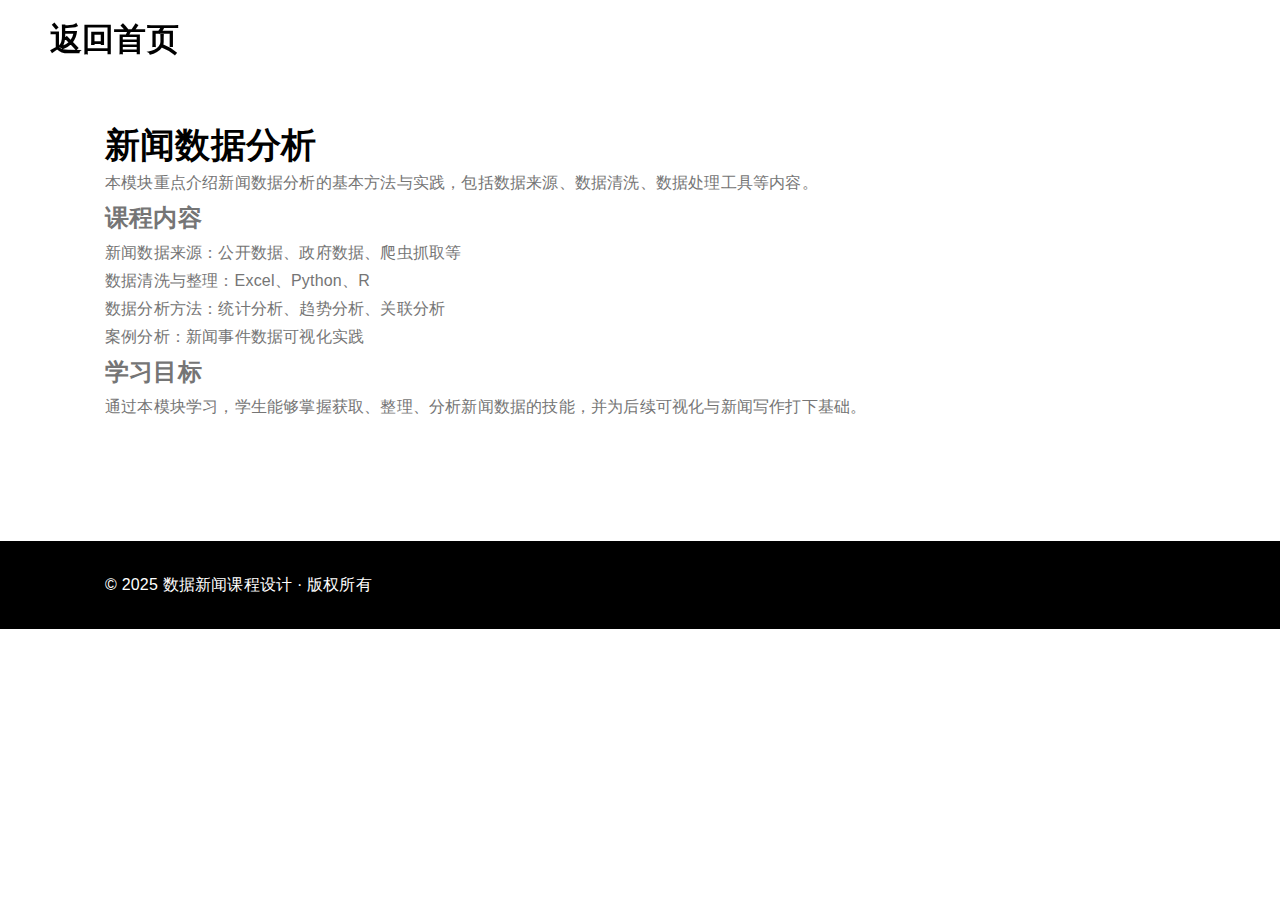
<file: pages/data-analysis.html>
<!DOCTYPE html>
<html lang="zh">
<head>
  <meta charset="UTF-8">
  <meta name="viewport" content="width=device-width, initial-scale=1.0">
  <title>新闻数据分析 - 数据新闻课程</title>
  <link rel="stylesheet" href="../assets/css/data-analysis.css">
</head>
<body>

  <header class="header">
    <div class="container">
      <a href="../index.html" class="logo">返回首页</a>
    </div>
  </header>

  <main class="container">
    <section class="section">
      <h1 class="h1">新闻数据分析</h1>
      <p>本模块重点介绍新闻数据分析的基本方法与实践，包括数据来源、数据清洗、数据处理工具等内容。</p>
      
      <h2>课程内容</h2>
      <ul>
        <li>新闻数据来源：公开数据、政府数据、爬虫抓取等</li>
        <li>数据清洗与整理：Excel、Python、R</li>
        <li>数据分析方法：统计分析、趋势分析、关联分析</li>
        <li>案例分析：新闻事件数据可视化实践</li>
      </ul>

      <h2>学习目标</h2>
      <p>通过本模块学习，学生能够掌握获取、整理、分析新闻数据的技能，并为后续可视化与新闻写作打下基础。</p>
    </section>
  </main>

  <footer class="footer">
    <div class="container">
      <p>© 2025 数据新闻课程设计 · 版权所有</p>
    </div>
  </footer>

</body>
</html>
</file>
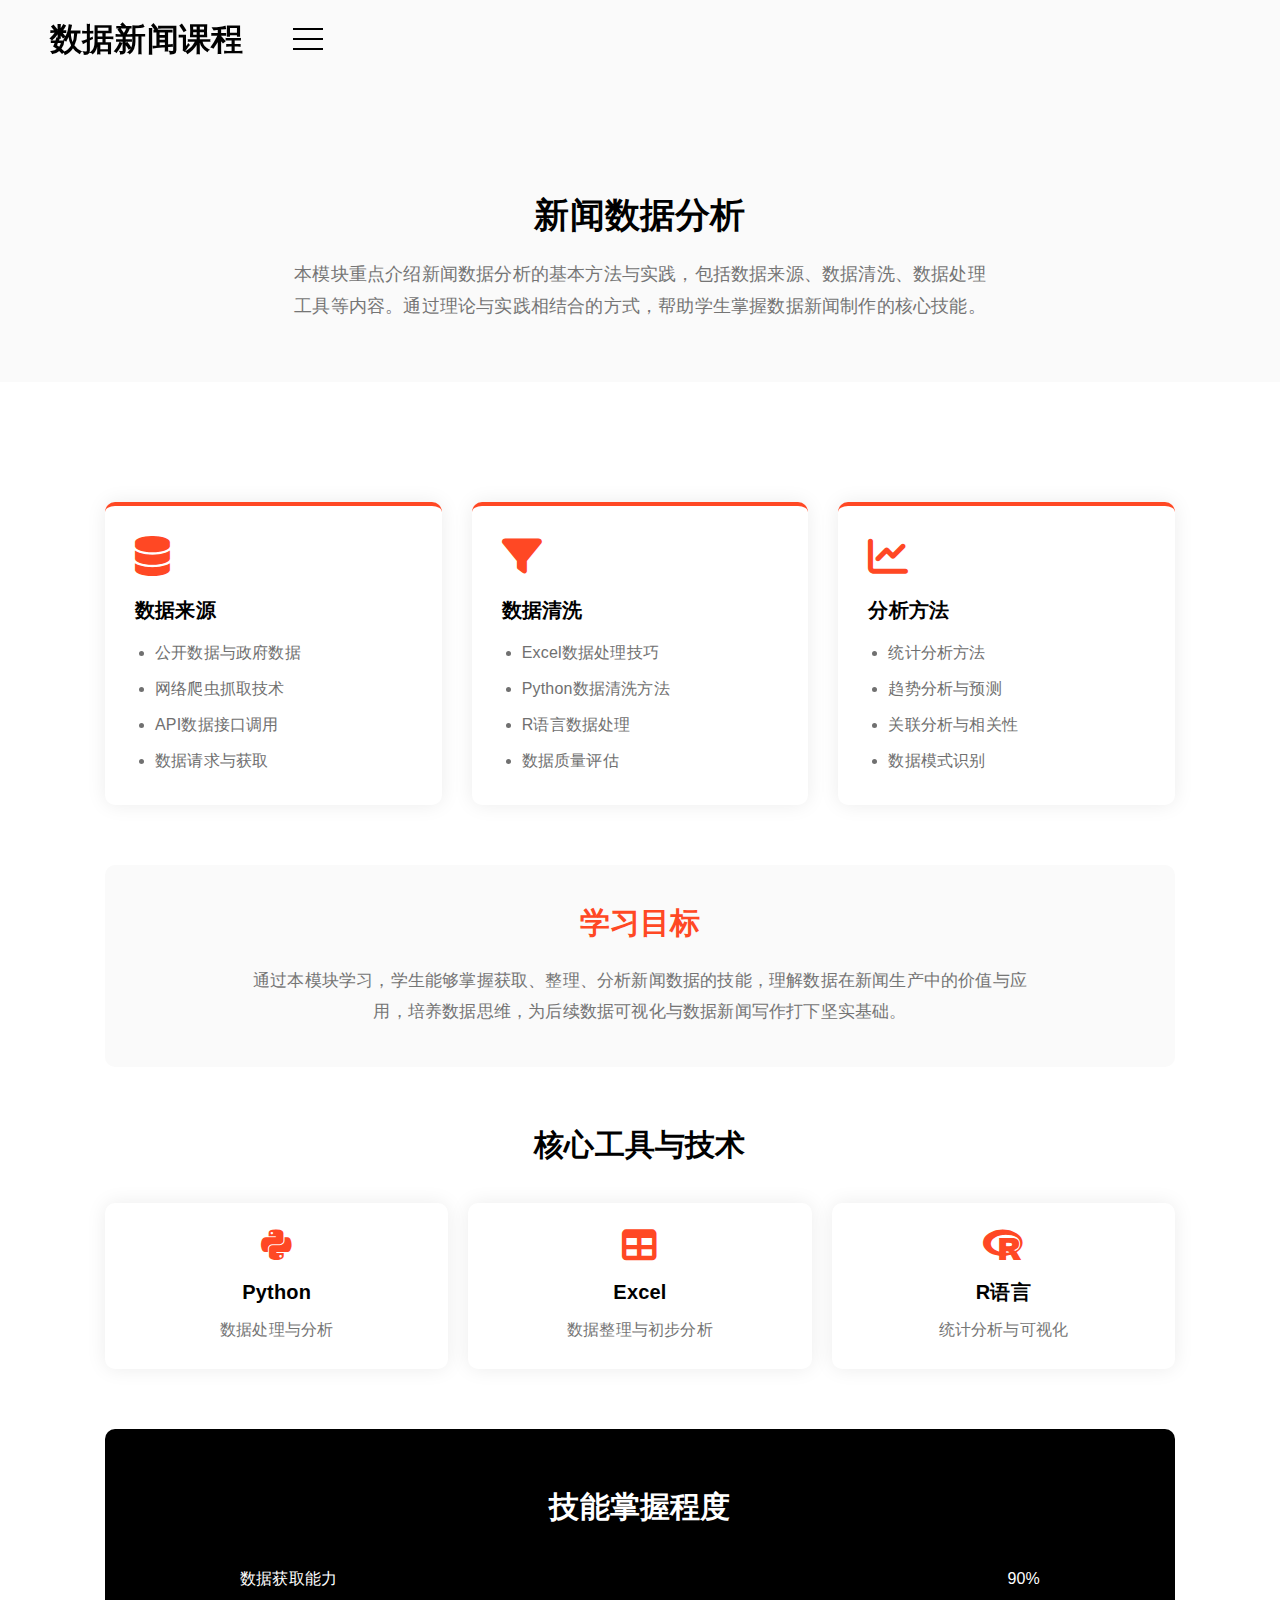
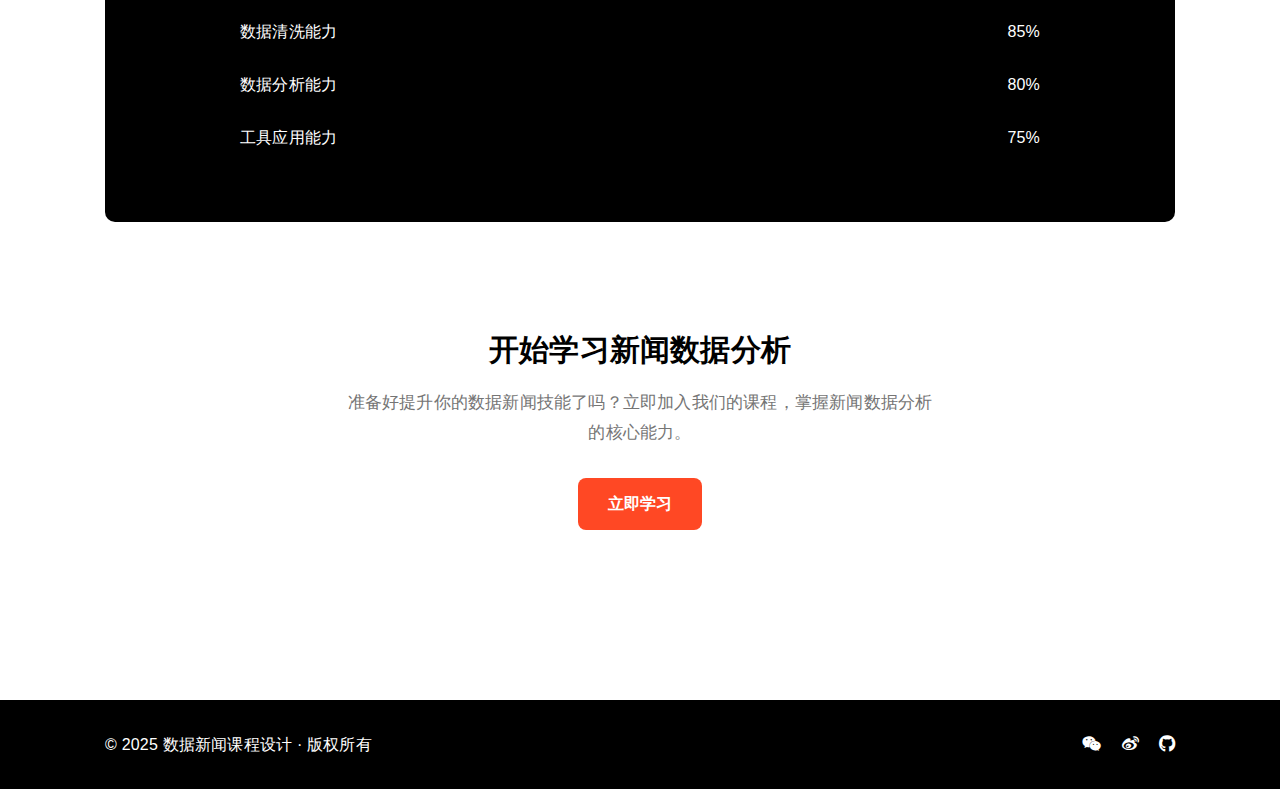
<file: pages/data-analysis1.html>
<!DOCTYPE html>
<html lang="zh">
<head>
  <meta charset="UTF-8">
  <meta name="viewport" content="width=device-width, initial-scale=1.0">
  <title>新闻数据分析 - 数据新闻课程</title>
  <link rel="stylesheet" href="../assets/css/data-analysis.css">
  <link rel="stylesheet" href="https://cdnjs.cloudflare.com/ajax/libs/font-awesome/6.4.0/css/all.min.css">
  
</head>
<body>

  <header class="header">
    <div class="container">
      <a href="../index6.html" class="logo">数据新闻课程</a>
      
      <button class="nav-toggle-btn">
        <span class="line line-1"></span>
        <span class="line line-2"></span>
        <span class="line line-3"></span>
      </button>

      <nav class="navbar">
        <ul class="navbar-list">
          <li><a href="../index6.html" class="navbar-link">首页</a></li>
          <li><a href="#" class="navbar-link">课程介绍</a></li>
          <li><a href="#" class="navbar-link">教学资源</a></li>
          <li><a href="#" class="navbar-link">学生作品</a></li>
          <li><a href="#" class="navbar-link">联系我们</a></li>
        </ul>
      </nav>
    </div>
  </header>

  <main>
    <section class="page-hero section">
      <div class="container">
        <h1 class="h1">新闻数据分析</h1>
        <p>本模块重点介绍新闻数据分析的基本方法与实践，包括数据来源、数据清洗、数据处理工具等内容。通过理论与实践相结合的方式，帮助学生掌握数据新闻制作的核心技能。</p>
      </div>
    </section>

    <section class="section">
      <div class="container">
        <div class="content-cards">
          <div class="content-card">
            <i class="fas fa-database card-icon"></i>
            <h3 class="h3">数据来源</h3>
            <ul>
              <li>公开数据与政府数据</li>
              <li>网络爬虫抓取技术</li>
              <li>API数据接口调用</li>
              <li>数据请求与获取</li>
            </ul>
          </div>
          
          <div class="content-card">
            <i class="fas fa-filter card-icon"></i>
            <h3 class="h3">数据清洗</h3>
            <ul>
              <li>Excel数据处理技巧</li>
              <li>Python数据清洗方法</li>
              <li>R语言数据处理</li>
              <li>数据质量评估</li>
            </ul>
          </div>
          
          <div class="content-card">
            <i class="fas fa-chart-line card-icon"></i>
            <h3 class="h3">分析方法</h3>
            <ul>
              <li>统计分析方法</li>
              <li>趋势分析与预测</li>
              <li>关联分析与相关性</li>
              <li>数据模式识别</li>
            </ul>
          </div>
        </div>
        
        <div class="learning-goals">
          <h2 class="h2">学习目标</h2>
          <p>通过本模块学习，学生能够掌握获取、整理、分析新闻数据的技能，理解数据在新闻生产中的价值与应用，培养数据思维，为后续数据可视化与数据新闻写作打下坚实基础。</p>
        </div>
        
        <div class="tools-section">
          <h2 class="h2">核心工具与技术</h2>
          <div class="tools-grid">
            <div class="tool-item">
              <i class="fab fa-python tool-icon"></i>
              <h3 class="h3">Python</h3>
              <p>数据处理与分析</p>
            </div>
            
            <div class="tool-item">
              <i class="fas fa-table tool-icon"></i>
              <h3 class="h3">Excel</h3>
              <p>数据整理与初步分析</p>
            </div>
            
            <div class="tool-item">
              <i class="fab fa-r-project tool-icon"></i>
              <h3 class="h3">R语言</h3>
              <p>统计分析与可视化</p>
            </div>
          </div>
        </div>
        
        <div class="skills-section">
          <h2 class="h2">技能掌握程度</h2>
          <div class="skills-list">
            <div class="skills-item">
              <div class="wrapper">
                <p class="skill-title">数据获取能力</p>
                <span class="value">90%</span>
              </div>
              <div class="progress-box">
                <div class="progress progress-90"></div>
              </div>
            </div>
            
            <div class="skills-item">
              <div class="wrapper">
                <p class="skill-title">数据清洗能力</p>
                <span class="value">85%</span>
              </div>
              <div class="progress-box">
                <div class="progress progress-85"></div>
              </div>
            </div>
            
            <div class="skills-item">
              <div class="wrapper">
                <p class="skill-title">数据分析能力</p>
                <span class="value">80%</span>
              </div>
              <div class="progress-box">
                <div class="progress progress-80"></div>
              </div>
            </div>
            
            <div class="skills-item">
              <div class="wrapper">
                <p class="skill-title">工具应用能力</p>
                <span class="value">75%</span>
              </div>
              <div class="progress-box">
                <div class="progress progress-75"></div>
              </div>
            </div>
          </div>
        </div>
        
        <div class="cta-section">
          <h2 class="h2">开始学习新闻数据分析</h2>
          <p>准备好提升你的数据新闻技能了吗？立即加入我们的课程，掌握新闻数据分析的核心能力。</p>
          <a href="#" class="btn">立即学习</a>
        </div>
      </div>
    </section>
  </main>

  <footer class="footer">
    <div class="container">
      <p class="copyright">© 2025 数据新闻课程设计 · 版权所有</p>
      <ul class="social-list">
        <li><a href="#" class="social-link"><i class="fab fa-weixin"></i></a></li>
        <li><a href="#" class="social-link"><i class="fab fa-weibo"></i></a></li>
        <li><a href="#" class="social-link"><i class="fab fa-github"></i></a></li>
      </ul>
    </div>
  </footer>

  <script>
    // 导航菜单切换
    const navToggleBtn = document.querySelector('.nav-toggle-btn');
    const navbar = document.querySelector('.navbar');
    
    navToggleBtn.addEventListener('click', function() {
      this.classList.toggle('active');
      navbar.classList.toggle('active');
    });
    
    // 滚动时头部样式变化
    const header = document.querySelector('.header');
    
    window.addEventListener('scroll', function() {
      if (window.scrollY > 100) {
        header.classList.add('active');
      } else {
        header.classList.remove('active');
      }
    });
  </script>

</body>
</html>
</file>
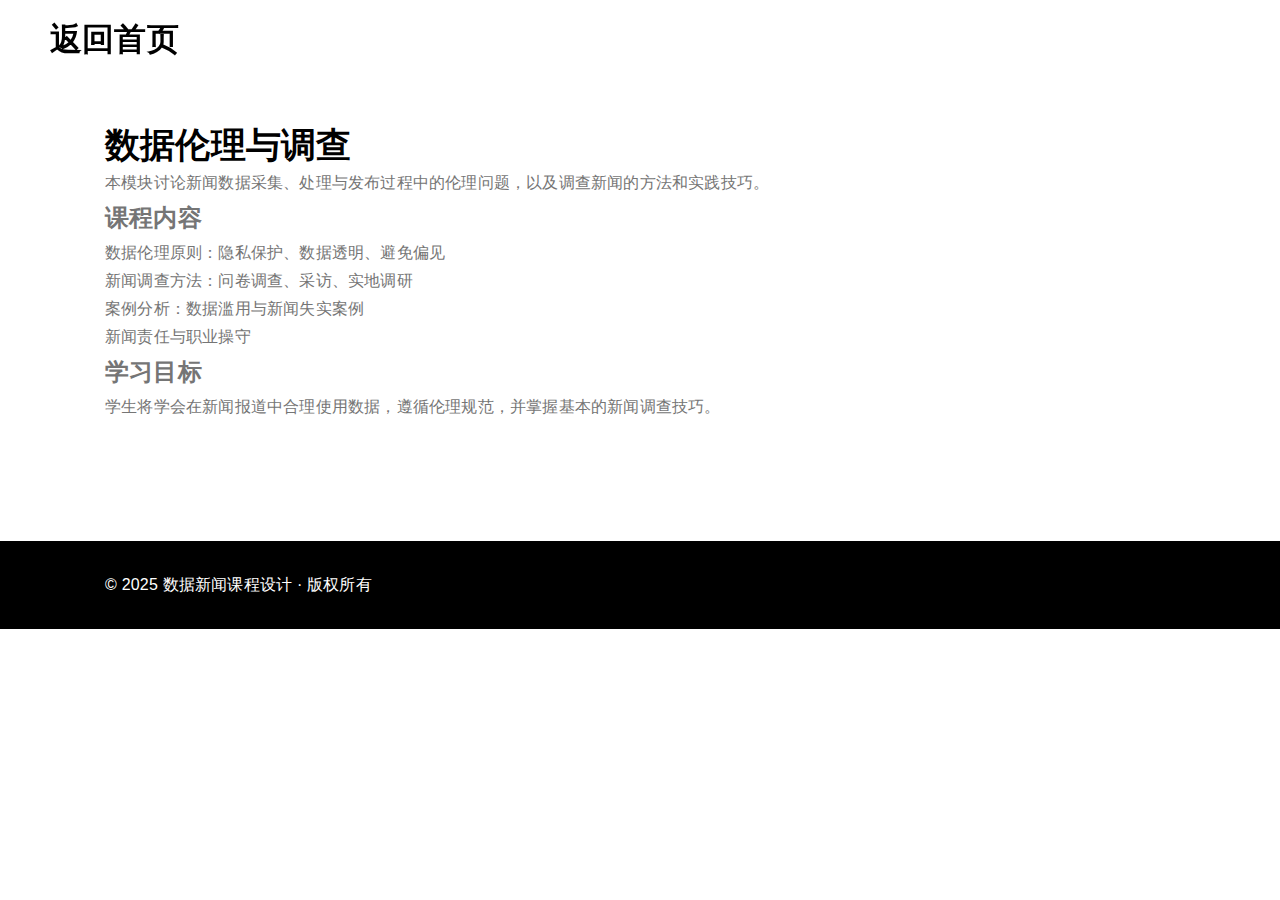
<file: pages/data-ethics.html>
<!DOCTYPE html>
<html lang="zh">
<head>
  <meta charset="UTF-8">
  <meta name="viewport" content="width=device-width, initial-scale=1.0">
  <title>数据伦理与调查 - 数据新闻课程</title>
  <link rel="stylesheet" href="../assets/css/style.css">
</head>
<body>

  <header class="header">
    <div class="container">
      <a href="../index.html" class="logo">返回首页</a>
    </div>
  </header>

  <main class="container">
    <section class="section">
      <h1 class="h1">数据伦理与调查</h1>
      <p>本模块讨论新闻数据采集、处理与发布过程中的伦理问题，以及调查新闻的方法和实践技巧。</p>
      
      <h2>课程内容</h2>
      <ul>
        <li>数据伦理原则：隐私保护、数据透明、避免偏见</li>
        <li>新闻调查方法：问卷调查、采访、实地调研</li>
        <li>案例分析：数据滥用与新闻失实案例</li>
        <li>新闻责任与职业操守</li>
      </ul>

      <h2>学习目标</h2>
      <p>学生将学会在新闻报道中合理使用数据，遵循伦理规范，并掌握基本的新闻调查技巧。</p>
    </section>
  </main>

  <footer class="footer">
    <div class="container">
      <p>© 2025 数据新闻课程设计 · 版权所有</p>
    </div>
  </footer>

</body>
</html>
</file>
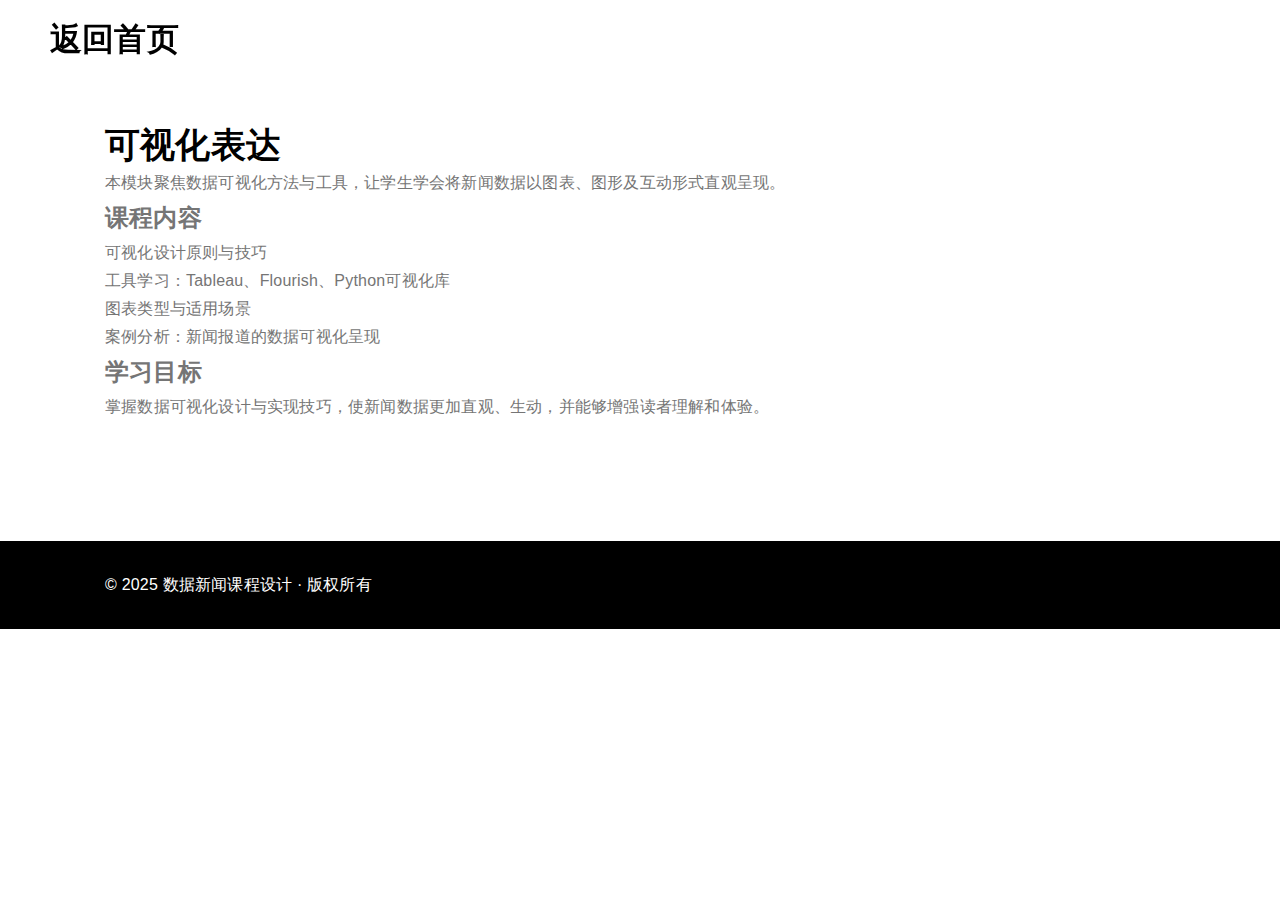
<file: pages/data-visualization.html>
<!DOCTYPE html>
<html lang="zh">
<head>
  <meta charset="UTF-8">
  <meta name="viewport" content="width=device-width, initial-scale=1.0">
  <title>可视化表达 - 数据新闻课程</title>
  <link rel="stylesheet" href="../assets/css/style.css">
</head>
<body>

  <header class="header">
    <div class="container">
      <a href="../index.html" class="logo">返回首页</a>
    </div>
  </header>

  <main class="container">
    <section class="section">
      <h1 class="h1">可视化表达</h1>
      <p>本模块聚焦数据可视化方法与工具，让学生学会将新闻数据以图表、图形及互动形式直观呈现。</p>
      
      <h2>课程内容</h2>
      <ul>
        <li>可视化设计原则与技巧</li>
        <li>工具学习：Tableau、Flourish、Python可视化库</li>
        <li>图表类型与适用场景</li>
        <li>案例分析：新闻报道的数据可视化呈现</li>
      </ul>

      <h2>学习目标</h2>
      <p>掌握数据可视化设计与实现技巧，使新闻数据更加直观、生动，并能够增强读者理解和体验。</p>
    </section>
  </main>

  <footer class="footer">
    <div class="container">
      <p>© 2025 数据新闻课程设计 · 版权所有</p>
    </div>
  </footer>

</body>
</html>
</file>
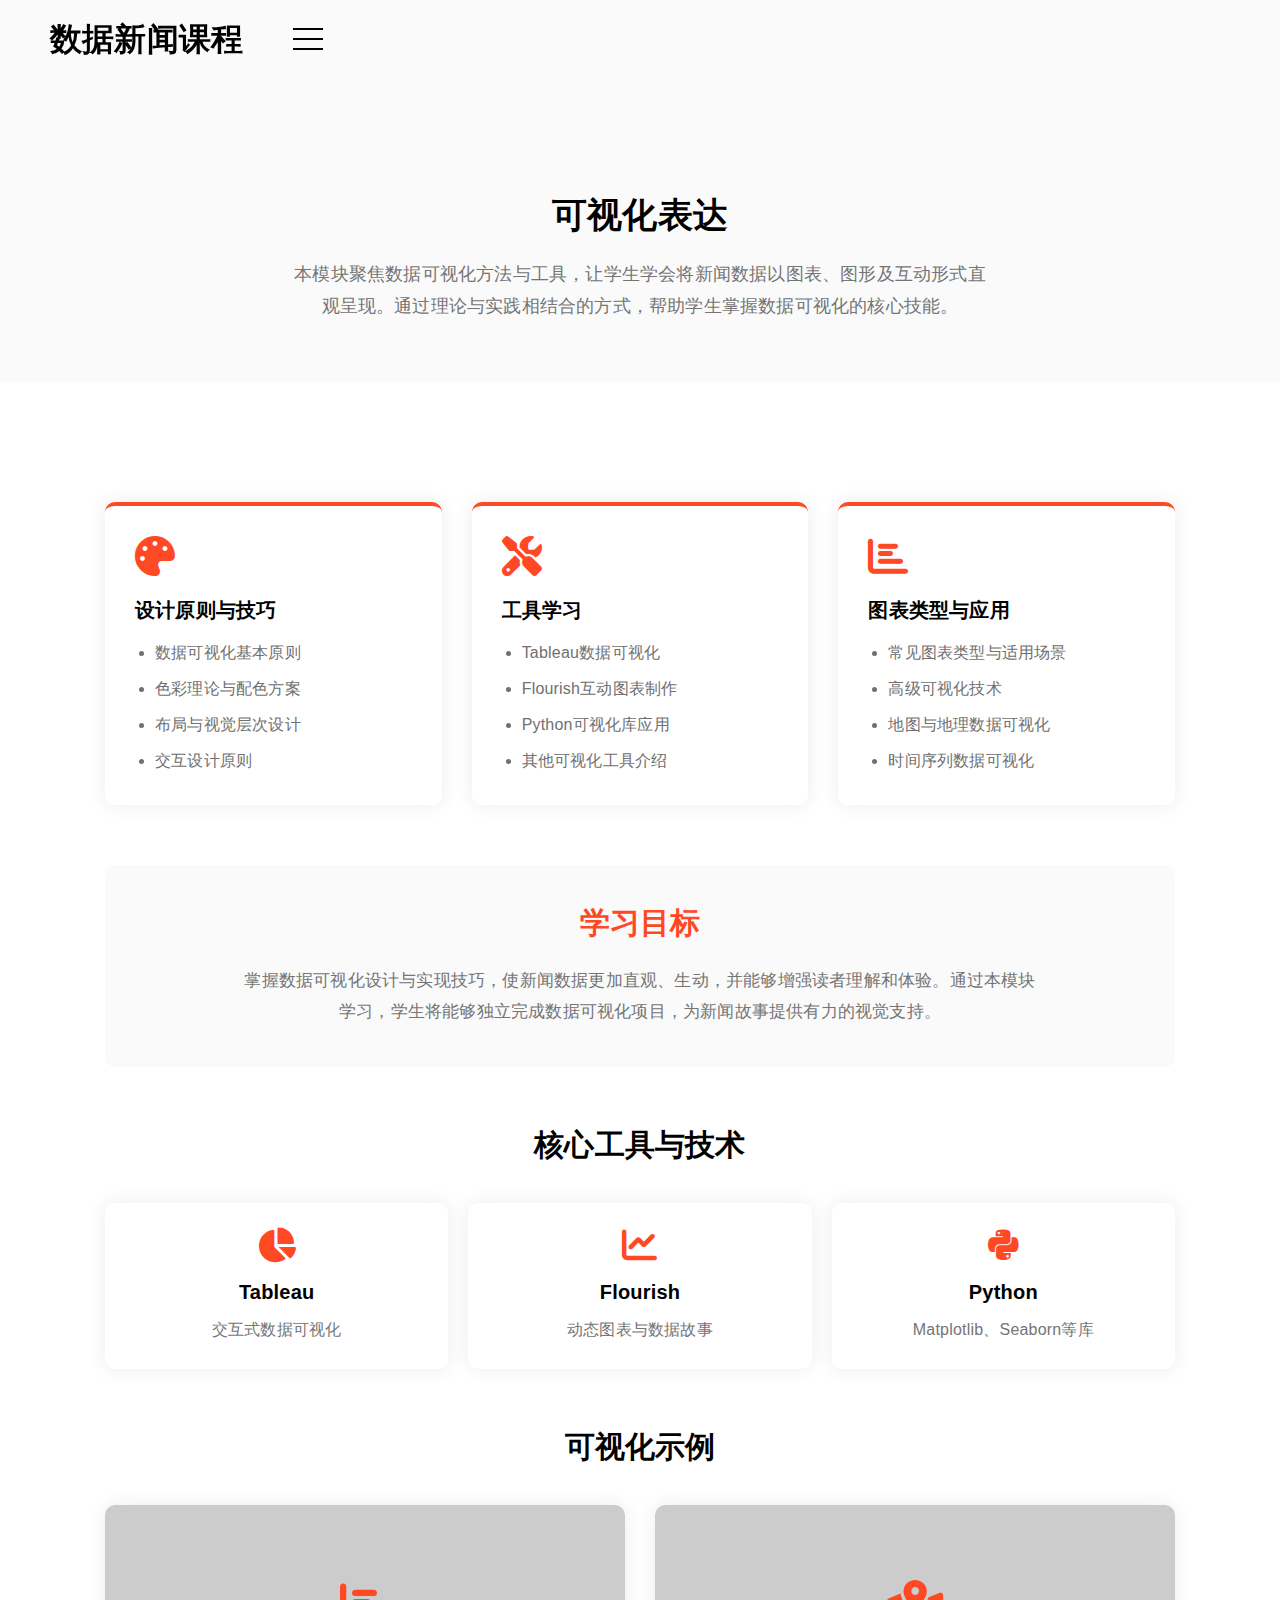
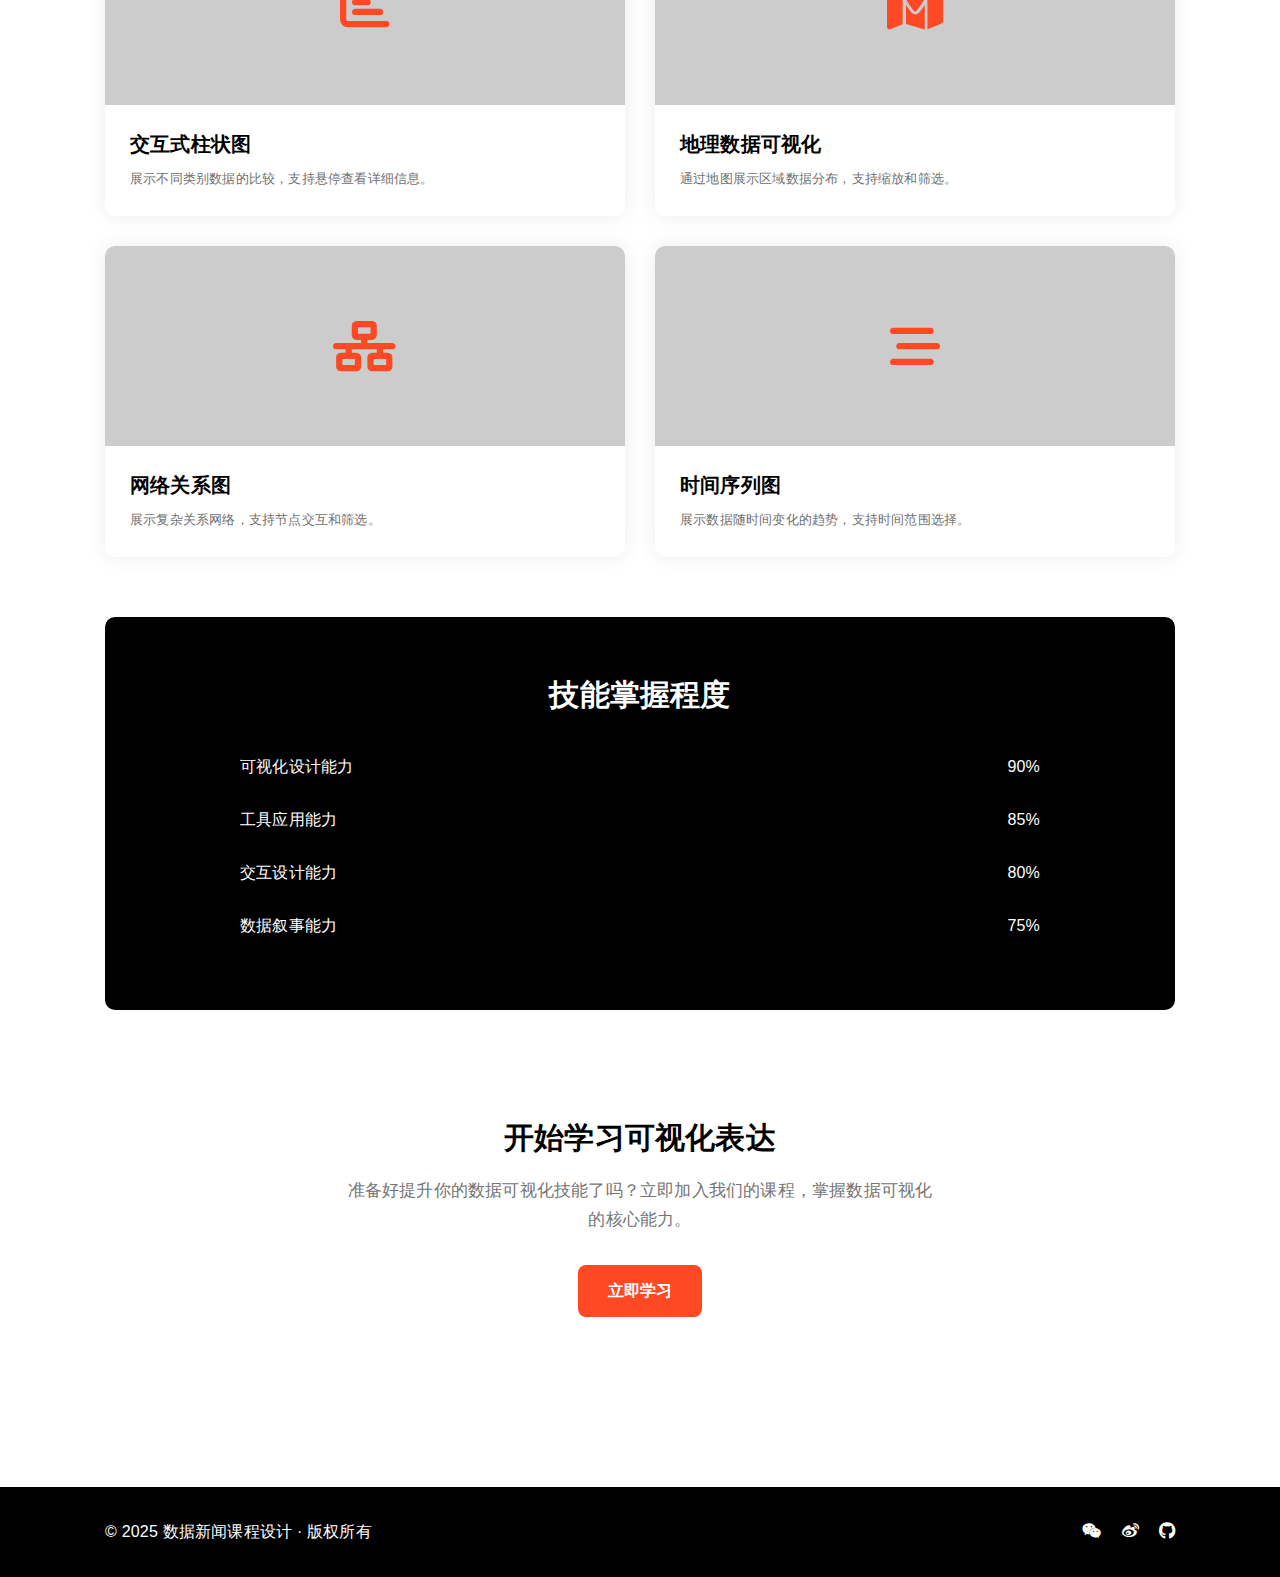
<file: pages/data-visualization1.html>
<!DOCTYPE html>
<html lang="zh">
<head>
  <meta charset="UTF-8">
  <meta name="viewport" content="width=device-width, initial-scale=1.0">
  <title>可视化表达 - 数据新闻课程</title>
  <link rel="stylesheet" href="../assets/css/data-visualization.css">
  <link rel="stylesheet" href="https://cdnjs.cloudflare.com/ajax/libs/font-awesome/6.4.0/css/all.min.css">
 
</head>
<body>

  <header class="header">
    <div class="container">
      <a href="../index6.html" class="logo">数据新闻课程</a>
      
      <button class="nav-toggle-btn">
        <span class="line line-1"></span>
        <span class="line line-2"></span>
        <span class="line line-3"></span>
      </button>

      <nav class="navbar">
        <ul class="navbar-list">
          <li><a href="../index6.html" class="navbar-link">首页</a></li>
          <li><a href="#" class="navbar-link">课程介绍</a></li>
          <li><a href="#" class="navbar-link">教学资源</a></li>
          <li><a href="#" class="navbar-link">学生作品</a></li>
          <li><a href="#" class="navbar-link">联系我们</a></li>
        </ul>
      </nav>
    </div>
  </header>

  <main>
    <section class="page-hero section">
      <div class="container">
        <h1 class="h1">可视化表达</h1>
        <p>本模块聚焦数据可视化方法与工具，让学生学会将新闻数据以图表、图形及互动形式直观呈现。通过理论与实践相结合的方式，帮助学生掌握数据可视化的核心技能。</p>
      </div>
    </section>

    <section class="section">
      <div class="container">
        <div class="content-cards">
          <div class="content-card">
            <i class="fas fa-palette card-icon"></i>
            <h3 class="h3">设计原则与技巧</h3>
            <ul>
              <li>数据可视化基本原则</li>
              <li>色彩理论与配色方案</li>
              <li>布局与视觉层次设计</li>
              <li>交互设计原则</li>
            </ul>
          </div>
          
          <div class="content-card">
            <i class="fas fa-tools card-icon"></i>
            <h3 class="h3">工具学习</h3>
            <ul>
              <li>Tableau数据可视化</li>
              <li>Flourish互动图表制作</li>
              <li>Python可视化库应用</li>
              <li>其他可视化工具介绍</li>
            </ul>
          </div>
          
          <div class="content-card">
            <i class="fas fa-chart-bar card-icon"></i>
            <h3 class="h3">图表类型与应用</h3>
            <ul>
              <li>常见图表类型与适用场景</li>
              <li>高级可视化技术</li>
              <li>地图与地理数据可视化</li>
              <li>时间序列数据可视化</li>
            </ul>
          </div>
        </div>
        
        <div class="learning-goals">
          <h2 class="h2">学习目标</h2>
          <p>掌握数据可视化设计与实现技巧，使新闻数据更加直观、生动，并能够增强读者理解和体验。通过本模块学习，学生将能够独立完成数据可视化项目，为新闻故事提供有力的视觉支持。</p>
        </div>
        
        <div class="tools-section">
          <h2 class="h2">核心工具与技术</h2>
          <div class="tools-grid">
            <div class="tool-item">
              <i class="fas fa-chart-pie tool-icon"></i>
              <h3 class="h3">Tableau</h3>
              <p>交互式数据可视化</p>
            </div>
            
            <div class="tool-item">
              <i class="fas fa-chart-line tool-icon"></i>
              <h3 class="h3">Flourish</h3>
              <p>动态图表与数据故事</p>
            </div>
            
            <div class="tool-item">
              <i class="fab fa-python tool-icon"></i>
              <h3 class="h3">Python</h3>
              <p>Matplotlib、Seaborn等库</p>
            </div>
          </div>
        </div>
        
        <div class="visualization-examples">
          <h2 class="h2">可视化示例</h2>
          <div class="examples-grid">
            <div class="example-card">
              <div class="example-image">
                <i class="fas fa-chart-bar"></i>
              </div>
              <div class="example-content">
                <h3 class="h3">交互式柱状图</h3>
                <p>展示不同类别数据的比较，支持悬停查看详细信息。</p>
              </div>
            </div>
            
            <div class="example-card">
              <div class="example-image">
                <i class="fas fa-map-marked-alt"></i>
              </div>
              <div class="example-content">
                <h3 class="h3">地理数据可视化</h3>
                <p>通过地图展示区域数据分布，支持缩放和筛选。</p>
              </div>
            </div>
            
            <div class="example-card">
              <div class="example-image">
                <i class="fas fa-network-wired"></i>
              </div>
              <div class="example-content">
                <h3 class="h3">网络关系图</h3>
                <p>展示复杂关系网络，支持节点交互和筛选。</p>
              </div>
            </div>
            
            <div class="example-card">
              <div class="example-image">
                <i class="fas fa-stream"></i>
              </div>
              <div class="example-content">
                <h3 class="h3">时间序列图</h3>
                <p>展示数据随时间变化的趋势，支持时间范围选择。</p>
              </div>
            </div>
          </div>
        </div>
        
        <div class="skills-section">
          <h2 class="h2">技能掌握程度</h2>
          <div class="skills-list">
            <div class="skills-item">
              <div class="wrapper">
                <p class="skill-title">可视化设计能力</p>
                <span class="value">90%</span>
              </div>
              <div class="progress-box">
                <div class="progress progress-90"></div>
              </div>
            </div>
            
            <div class="skills-item">
              <div class="wrapper">
                <p class="skill-title">工具应用能力</p>
                <span class="value">85%</span>
              </div>
              <div class="progress-box">
                <div class="progress progress-85"></div>
              </div>
            </div>
            
            <div class="skills-item">
              <div class="wrapper">
                <p class="skill-title">交互设计能力</p>
                <span class="value">80%</span>
              </div>
              <div class="progress-box">
                <div class="progress progress-80"></div>
              </div>
            </div>
            
            <div class="skills-item">
              <div class="wrapper">
                <p class="skill-title">数据叙事能力</p>
                <span class="value">75%</span>
              </div>
              <div class="progress-box">
                <div class="progress progress-75"></div>
              </div>
            </div>
          </div>
        </div>
        
        <div class="cta-section">
          <h2 class="h2">开始学习可视化表达</h2>
          <p>准备好提升你的数据可视化技能了吗？立即加入我们的课程，掌握数据可视化的核心能力。</p>
          <a href="#" class="btn">立即学习</a>
        </div>
      </div>
    </section>
  </main>

  <footer class="footer">
    <div class="container">
      <p class="copyright">© 2025 数据新闻课程设计 · 版权所有</p>
      <ul class="social-list">
        <li><a href="#" class="social-link"><i class="fab fa-weixin"></i></a></li>
        <li><a href="#" class="social-link"><i class="fab fa-weibo"></i></a></li>
        <li><a href="#" class="social-link"><i class="fab fa-github"></i></a></li>
      </ul>
    </div>
  </footer>

  <script>
    // 导航菜单切换
    const navToggleBtn = document.querySelector('.nav-toggle-btn');
    const navbar = document.querySelector('.navbar');
    
    navToggleBtn.addEventListener('click', function() {
      this.classList.toggle('active');
      navbar.classList.toggle('active');
    });
    
    // 滚动时头部样式变化
    const header = document.querySelector('.header');
    
    window.addEventListener('scroll', function() {
      if (window.scrollY > 100) {
        header.classList.add('active');
      } else {
        header.classList.remove('active');
      }
    });
  </script>

</body>
</html>
</file>
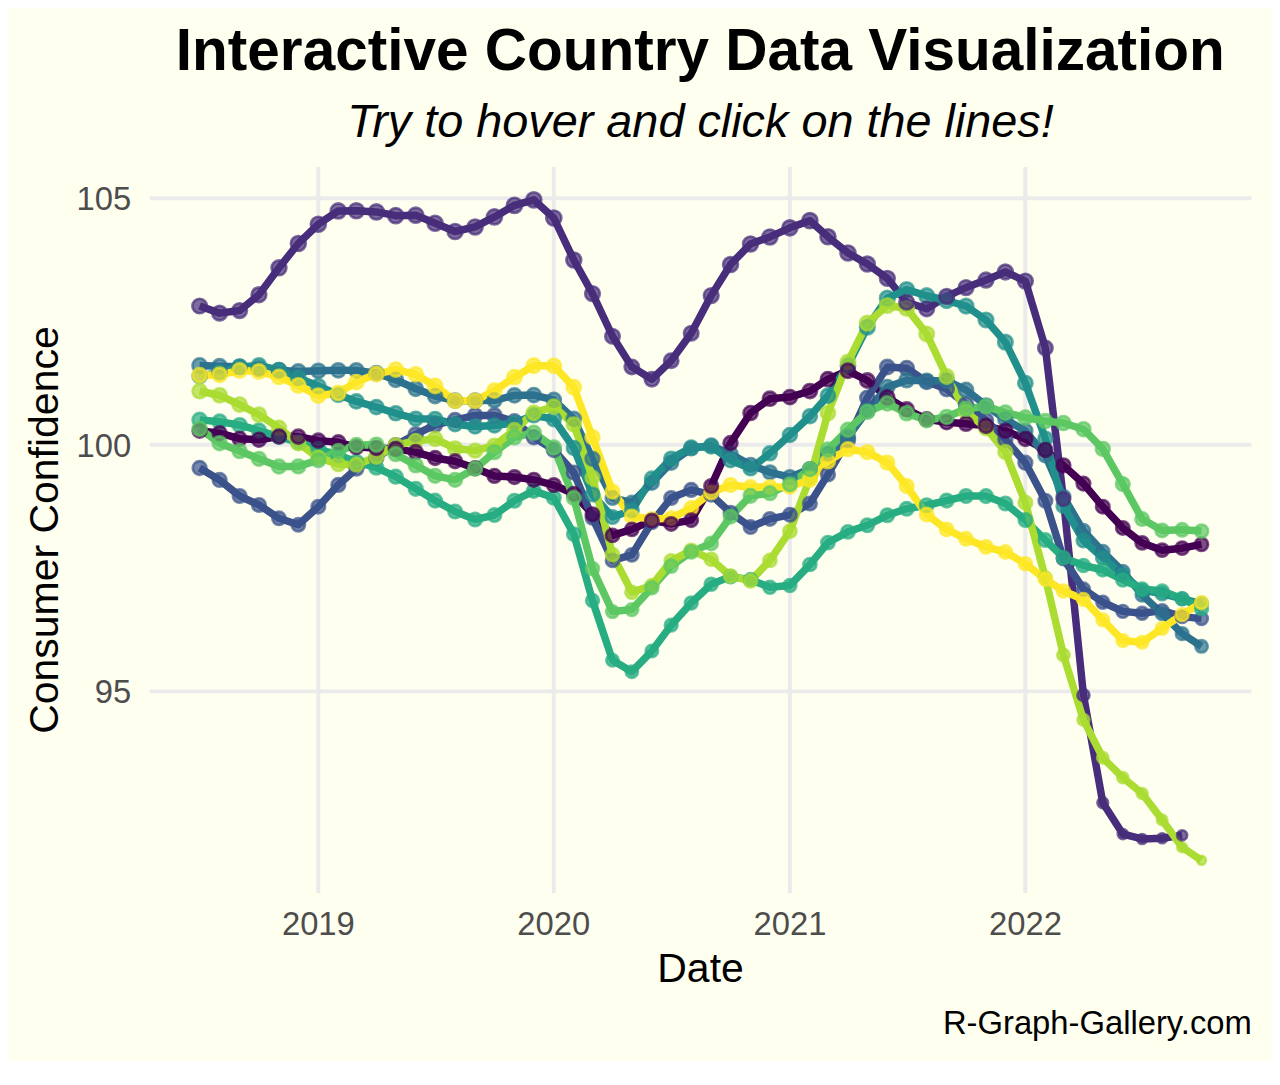
<file: pages/geom-line-interactive-5.html>
<!DOCTYPE html>
<html lang="en">
<head>
<meta charset="utf-8"/>
<style>body{background-color:white;}</style>
<link href="lib/htmltools-fill-0.5.8.1/fill.css" rel="stylesheet" />
<script src="lib/htmlwidgets-1.6.4/htmlwidgets.js"></script>
<link href="lib/ggiraphjs-0.9.2/girafe.css" rel="stylesheet" />
<script src="lib/ggiraphjs-0.9.2/girafe.js"></script>
<script src="lib/girafe-binding-0.9.2/girafe.js"></script>

</head>
<body>
<div class="girafe html-widget html-fill-item" id="htmlwidget-dd62e906b659aa807c68" style="width:960px;height:500px;"></div>
<script type="application/json" data-for="htmlwidget-dd62e906b659aa807c68">{"x":{"html":"<?xml version=\"1.0\" encoding=\"UTF-8\"?>\n<svg xmlns='http://www.w3.org/2000/svg' xmlns:xlink='http://www.w3.org/1999/xlink' class='ggiraph-svg' role='graphics-document' id='svg_4be1dabe74a5cd76' viewBox='0 0 432 360'>\n <defs id='svg_4be1dabe74a5cd76_defs'>\n  <clipPath id='svg_4be1dabe74a5cd76_c1'>\n   <rect x='0' y='0' width='432' height='360'/>\n  <\/clipPath>\n  <clipPath id='svg_4be1dabe74a5cd76_c2'>\n   <rect x='48.37' y='54.28' width='376.66' height='248.31'/>\n  <\/clipPath>\n <\/defs>\n <g id='svg_4be1dabe74a5cd76_rootg' class='ggiraph-svg-rootg'>\n  <g clip-path='url(#svg_4be1dabe74a5cd76_c1)'>\n   <rect x='0' y='0' width='432' height='360' fill='#FFFFFF' fill-opacity='1' stroke='#FFFFFF' stroke-opacity='1' stroke-width='0.75' stroke-linejoin='round' stroke-linecap='round' class='ggiraph-svg-bg'/>\n   <rect x='0' y='0' width='432' height='360' fill='#FFFFF0' fill-opacity='1' stroke='none'/>\n  <\/g>\n  <g clip-path='url(#svg_4be1dabe74a5cd76_c2)'>\n   <rect x='48.37' y='54.28' width='376.66' height='248.31' fill='#FFFFF0' fill-opacity='1' stroke='none'/>\n   <polyline points='48.37,233.56 425.03,233.56' fill='none' stroke='#EBEBEB' stroke-opacity='1' stroke-width='1.36' stroke-linejoin='round' stroke-linecap='butt'/>\n   <polyline points='48.37,149.29 425.03,149.29' fill='none' stroke='#EBEBEB' stroke-opacity='1' stroke-width='1.36' stroke-linejoin='round' stroke-linecap='butt'/>\n   <polyline points='48.37,65.02 425.03,65.02' fill='none' stroke='#EBEBEB' stroke-opacity='1' stroke-width='1.36' stroke-linejoin='round' stroke-linecap='butt'/>\n   <polyline points='106.06,302.59 106.06,54.28' fill='none' stroke='#EBEBEB' stroke-opacity='1' stroke-width='1.36' stroke-linejoin='round' stroke-linecap='butt'/>\n   <polyline points='186.54,302.59 186.54,54.28' fill='none' stroke='#EBEBEB' stroke-opacity='1' stroke-width='1.36' stroke-linejoin='round' stroke-linecap='butt'/>\n   <polyline points='267.23,302.59 267.23,54.28' fill='none' stroke='#EBEBEB' stroke-opacity='1' stroke-width='1.36' stroke-linejoin='round' stroke-linecap='butt'/>\n   <polyline points='347.71,302.59 347.71,54.28' fill='none' stroke='#EBEBEB' stroke-opacity='1' stroke-width='1.36' stroke-linejoin='round' stroke-linecap='butt'/>\n   <polyline id='svg_4be1dabe74a5cd76_e1' points='65.49,144.45 72.32,145.33 79.16,147.21 85.77,147.54 92.61,146.46 99.22,146.49 106.06,147.86 112.89,148.43 119.07,150.07 125.90,150.39 132.52,150.68 139.35,151.78 145.97,153.78 152.80,154.91 159.64,157.29 166.25,159.93 173.09,160.30 179.70,161.26 186.54,163.04 193.37,166.05 199.76,173.03 206.60,180.25 213.21,178.18 220.05,175.16 226.66,176.32 233.50,175.04 240.33,163.37 246.95,148.69 253.78,138.43 260.40,133.54 267.23,132.98 274.07,130.91 280.24,126.86 287.08,123.99 293.69,127.31 300.53,133.12 307.14,137.20 313.98,140.57 320.81,141.56 327.43,142.10 334.26,142.82 340.88,144.49 347.71,147.29 354.55,151.05 360.72,156.33 367.56,162.55 374.17,170.43 381.01,177.70 387.62,182.82 394.46,185.31 401.29,184.62 407.91,183.31' fill='none' stroke='#440154' stroke-opacity='1' stroke-width='2.56' stroke-linejoin='round' stroke-linecap='butt' title='Country: Australia &amp;lt;br&amp;gt;Date: 2018-07-01 &amp;lt;br&amp;gt;Value: 100.29' data-id='Australia' nearest='true'/>\n   <polyline id='svg_4be1dabe74a5cd76_e2' points='65.49,101.85 72.32,104.29 79.16,103.41 85.77,98.00 92.61,88.81 99.22,80.48 106.06,73.90 112.89,69.37 119.07,69.30 125.90,69.69 132.52,70.97 139.35,70.80 145.97,73.57 152.80,76.39 159.64,74.83 166.25,71.39 173.09,67.45 179.70,65.57 186.54,71.77 193.37,86.12 199.76,97.60 206.60,112.18 213.21,122.67 220.05,126.89 226.66,120.55 233.50,111.15 240.33,98.30 246.95,87.66 253.78,80.64 260.40,78.25 267.23,75.13 274.07,72.67 280.24,78.20 287.08,83.73 293.69,87.49 300.53,92.40 307.14,100.57 313.98,102.80 320.81,98.57 327.43,95.56 334.26,92.98 340.88,90.21 347.71,93.33 354.55,116.21 360.72,167.80 367.56,234.86 374.17,271.62 381.01,282.34 387.62,284.01 394.46,283.74 401.29,282.77' fill='none' stroke='#472D7B' stroke-opacity='1' stroke-width='2.56' stroke-linejoin='round' stroke-linecap='butt' title='Country: China &amp;lt;br&amp;gt;Date: 2018-07-01 &amp;lt;br&amp;gt;Value: 102.82' data-id='China' nearest='true'/>\n   <polyline id='svg_4be1dabe74a5cd76_e3' points='65.49,157.21 72.32,161.31 79.16,166.78 85.77,169.85 92.61,174.40 99.22,176.63 106.06,170.44 112.89,162.99 119.07,157.43 125.90,153.80 132.52,149.40 139.35,145.71 145.97,142.45 152.80,140.83 159.64,139.27 166.25,139.26 173.09,141.28 179.70,146.70 186.54,151.05 193.37,158.78 199.76,174.24 206.60,188.79 213.21,186.91 220.05,175.78 226.66,167.47 233.50,164.70 240.33,166.33 246.95,172.52 253.78,177.39 260.40,174.61 267.23,173.22 274.07,169.35 280.24,159.40 287.08,147.66 293.69,133.23 300.53,122.72 307.14,123.11 313.98,127.77 320.81,130.23 327.43,135.45 334.26,140.93 340.88,147.44 347.71,155.44 354.55,168.42 360.72,188.19 367.56,198.61 374.17,203.10 381.01,206.22 387.62,206.87 394.46,205.95 401.29,208.02 407.91,208.69' fill='none' stroke='#3B528B' stroke-opacity='1' stroke-width='2.56' stroke-linejoin='round' stroke-linecap='butt' title='Country: France &amp;lt;br&amp;gt;Date: 2018-07-01 &amp;lt;br&amp;gt;Value: 99.53' data-id='France' nearest='true'/>\n   <polyline id='svg_4be1dabe74a5cd76_e4' points='65.49,122.16 72.32,122.45 79.16,122.62 85.77,123.23 92.61,123.81 99.22,124.20 106.06,124.01 112.89,123.84 119.07,123.85 125.90,124.85 132.52,127.09 139.35,130.13 145.97,132.63 152.80,134.21 159.64,134.22 166.25,134.08 173.09,132.40 179.70,132.30 186.54,133.93 193.37,140.43 199.76,154.08 206.60,167.46 213.21,169.06 220.05,162.30 226.66,155.41 233.50,150.50 240.33,149.55 246.95,152.41 253.78,156.15 260.40,158.69 267.23,160.33 274.07,157.58 280.24,152.30 287.08,146.66 293.69,137.57 300.53,129.57 307.14,127.21 313.98,127.42 320.81,127.37 327.43,130.52 334.26,135.85 340.88,140.62 347.71,144.49 354.55,152.89 360.72,167.03 367.56,178.67 374.17,185.77 381.01,192.58 387.62,200.61 394.46,206.99 401.29,213.83 407.91,218.17' fill='none' stroke='#2C728E' stroke-opacity='1' stroke-width='2.56' stroke-linejoin='round' stroke-linecap='butt' title='Country: Germany &amp;lt;br&amp;gt;Date: 2018-07-01 &amp;lt;br&amp;gt;Value: 101.61' data-id='Germany' nearest='true'/>\n   <polyline id='svg_4be1dabe74a5cd76_e5' points='65.49,125.80 72.32,124.55 79.16,122.70 85.77,122.16 92.61,123.76 99.22,126.44 106.06,129.22 112.89,132.17 119.07,134.46 125.90,136.41 132.52,138.51 139.35,140.38 145.97,140.46 152.80,142.26 159.64,143.02 166.25,142.67 173.09,141.79 179.70,139.19 186.54,140.50 193.37,150.38 199.76,166.28 206.60,173.98 213.21,171.65 220.05,160.80 226.66,154.00 233.50,150.24 240.33,149.84 246.95,154.59 253.78,157.36 260.40,152.20 267.23,145.94 274.07,139.53 280.24,132.50 287.08,122.22 293.69,109.08 300.53,99.16 307.14,96.27 313.98,98.35 320.81,99.97 327.43,101.86 334.26,106.63 340.88,114.20 347.71,128.21 354.55,147.19 360.72,170.20 367.56,182.02 374.17,187.98 381.01,193.70 387.62,199.05 394.46,200.16 401.29,201.94 407.91,203.55' fill='none' stroke='#21908C' stroke-opacity='1' stroke-width='2.56' stroke-linejoin='round' stroke-linecap='butt' title='Country: Italy &amp;lt;br&amp;gt;Date: 2018-07-01 &amp;lt;br&amp;gt;Value: 101.39' data-id='Italy' nearest='true'/>\n   <polyline id='svg_4be1dabe74a5cd76_e6' points='65.49,140.77 72.32,141.38 79.16,142.58 85.77,144.42 92.61,146.51 99.22,148.46 106.06,150.67 112.89,152.86 119.07,155.10 125.90,157.11 132.52,160.19 139.35,164.33 145.97,168.38 152.80,172.08 159.64,174.81 166.25,173.30 173.09,168.39 179.70,165.03 186.54,167.40 193.37,179.80 199.76,202.48 206.60,222.95 213.21,226.83 220.05,219.78 226.66,210.92 233.50,203.35 240.33,196.92 246.95,194.34 253.78,195.38 260.40,198.00 267.23,197.35 274.07,190.21 280.24,182.70 287.08,179.03 293.69,176.78 300.53,173.38 307.14,171.16 313.98,169.95 320.81,168.35 327.43,166.79 334.26,166.82 340.88,169.34 347.71,175.02 354.55,181.84 360.72,187.87 367.56,190.54 374.17,192.01 381.01,195.47 387.62,198.55 394.46,199.25 401.29,201.86 407.91,205.34' fill='none' stroke='#27AD81' stroke-opacity='1' stroke-width='2.56' stroke-linejoin='round' stroke-linecap='butt' title='Country: Japan &amp;lt;br&amp;gt;Date: 2018-07-01 &amp;lt;br&amp;gt;Value: 100.51' data-id='Japan' nearest='true'/>\n   <polyline id='svg_4be1dabe74a5cd76_e7' points='65.49,143.81 72.32,148.73 79.16,151.44 85.77,154.08 92.61,156.71 99.22,156.67 106.06,154.53 112.89,151.43 119.07,149.36 125.90,149.23 132.52,152.48 139.35,156.31 145.97,159.90 152.80,161.26 159.64,157.43 166.25,151.79 173.09,146.72 179.70,145.16 186.54,150.17 193.37,167.47 199.76,191.60 206.60,206.28 213.21,205.61 220.05,198.13 226.66,190.75 233.50,185.88 240.33,182.99 246.95,173.86 253.78,166.73 260.40,165.82 267.23,162.78 274.07,157.58 280.24,150.92 287.08,144.14 293.69,137.99 300.53,135.15 307.14,138.51 313.98,140.87 320.81,139.77 327.43,136.96 334.26,136.14 340.88,138.26 347.71,139.97 354.55,141.19 360.72,141.85 367.56,143.96 374.17,150.68 381.01,162.73 387.62,174.68 394.46,178.57 401.29,178.34 407.91,178.78' fill='none' stroke='#5DC863' stroke-opacity='1' stroke-width='2.56' stroke-linejoin='round' stroke-linecap='butt' title='Country: South.Korea &amp;lt;br&amp;gt;Date: 2018-07-01 &amp;lt;br&amp;gt;Value: 100.33' data-id='South.Korea' nearest='true'/>\n   <polyline id='svg_4be1dabe74a5cd76_e8' points='65.49,130.97 72.32,132.36 79.16,135.54 85.77,138.99 92.61,143.49 99.22,148.75 106.06,153.68 112.89,155.91 119.07,156.08 125.90,153.40 132.52,149.39 139.35,147.98 145.97,147.26 152.80,150.53 159.64,151.28 166.25,149.56 173.09,144.27 179.70,138.35 186.54,136.23 193.37,142.34 199.76,160.55 206.60,186.83 213.21,199.71 220.05,197.35 226.66,188.95 233.50,185.39 240.33,188.41 246.95,194.15 253.78,195.80 260.40,188.81 267.23,178.80 274.07,160.63 280.24,138.46 287.08,121.00 293.69,107.67 300.53,101.68 307.14,102.62 313.98,111.39 320.81,125.94 327.43,138.00 334.26,143.59 340.88,151.75 347.71,169.05 354.55,194.80 360.72,221.13 367.56,243.30 374.17,256.26 381.01,263.07 387.62,268.45 394.46,277.48 401.29,286.88 407.91,291.30' fill='none' stroke='#AADC32' stroke-opacity='1' stroke-width='2.56' stroke-linejoin='round' stroke-linecap='butt' title='Country: UK &amp;lt;br&amp;gt;Date: 2018-07-01 &amp;lt;br&amp;gt;Value: 101.09' data-id='UK' nearest='true'/>\n   <polyline id='svg_4be1dabe74a5cd76_e9' points='65.49,125.53 72.32,125.34 79.16,123.91 85.77,124.22 92.61,126.09 99.22,129.01 106.06,132.50 112.89,131.57 119.07,127.84 125.90,125.11 132.52,123.60 139.35,125.21 145.97,129.18 152.80,134.24 159.64,134.24 166.25,130.77 173.09,126.18 179.70,122.28 186.54,122.31 193.37,129.63 199.76,146.70 206.60,165.26 213.21,173.81 220.05,174.67 226.66,174.37 233.50,170.92 240.33,165.58 246.95,163.03 253.78,163.77 260.40,163.72 267.23,163.61 274.07,161.23 280.24,154.96 287.08,150.78 293.69,151.79 300.53,155.38 307.14,163.38 313.98,173.12 320.81,178.23 327.43,181.42 334.26,184.20 340.88,185.93 347.71,189.95 354.55,195.21 360.72,199.27 367.56,202.14 374.17,209.15 381.01,216.21 387.62,216.76 394.46,212.00 401.29,207.34 407.91,203.24' fill='none' stroke='#FDE725' stroke-opacity='1' stroke-width='2.56' stroke-linejoin='round' stroke-linecap='butt' title='Country: USA &amp;lt;br&amp;gt;Date: 2018-07-01 &amp;lt;br&amp;gt;Value: 101.41' data-id='USA' nearest='true'/>\n   <circle id='svg_4be1dabe74a5cd76_e10' cx='65.49' cy='157.21' r='1.76pt' fill='#3B528B' fill-opacity='0.7' stroke='#3B528B' stroke-opacity='0.7' stroke-width='0.9' stroke-linejoin='round' stroke-linecap='round' title='Country: France &amp;lt;br&amp;gt;Date: 2018-07-01 &amp;lt;br&amp;gt;Value: 99.53' data-id='France'/>\n   <circle id='svg_4be1dabe74a5cd76_e11' cx='65.49' cy='122.16' r='1.83pt' fill='#2C728E' fill-opacity='0.7' stroke='#2C728E' stroke-opacity='0.7' stroke-width='0.9' stroke-linejoin='round' stroke-linecap='round' title='Country: Germany &amp;lt;br&amp;gt;Date: 2018-07-01 &amp;lt;br&amp;gt;Value: 101.61' data-id='Germany'/>\n   <circle id='svg_4be1dabe74a5cd76_e12' cx='65.49' cy='125.8' r='1.82pt' fill='#21908C' fill-opacity='0.7' stroke='#21908C' stroke-opacity='0.7' stroke-width='0.9' stroke-linejoin='round' stroke-linecap='round' title='Country: Italy &amp;lt;br&amp;gt;Date: 2018-07-01 &amp;lt;br&amp;gt;Value: 101.39' data-id='Italy'/>\n   <circle id='svg_4be1dabe74a5cd76_e13' cx='65.49' cy='140.77' r='1.79pt' fill='#27AD81' fill-opacity='0.7' stroke='#27AD81' stroke-opacity='0.7' stroke-width='0.9' stroke-linejoin='round' stroke-linecap='round' title='Country: Japan &amp;lt;br&amp;gt;Date: 2018-07-01 &amp;lt;br&amp;gt;Value: 100.51' data-id='Japan'/>\n   <circle id='svg_4be1dabe74a5cd76_e14' cx='65.49' cy='130.97' r='1.81pt' fill='#AADC32' fill-opacity='0.7' stroke='#AADC32' stroke-opacity='0.7' stroke-width='0.9' stroke-linejoin='round' stroke-linecap='round' title='Country: UK &amp;lt;br&amp;gt;Date: 2018-07-01 &amp;lt;br&amp;gt;Value: 101.09' data-id='UK'/>\n   <circle id='svg_4be1dabe74a5cd76_e15' cx='65.49' cy='125.53' r='1.82pt' fill='#FDE725' fill-opacity='0.7' stroke='#FDE725' stroke-opacity='0.7' stroke-width='0.9' stroke-linejoin='round' stroke-linecap='round' title='Country: USA &amp;lt;br&amp;gt;Date: 2018-07-01 &amp;lt;br&amp;gt;Value: 101.41' data-id='USA'/>\n   <circle id='svg_4be1dabe74a5cd76_e16' cx='65.49' cy='101.85' r='1.87pt' fill='#472D7B' fill-opacity='0.7' stroke='#472D7B' stroke-opacity='0.7' stroke-width='0.9' stroke-linejoin='round' stroke-linecap='round' title='Country: China &amp;lt;br&amp;gt;Date: 2018-07-01 &amp;lt;br&amp;gt;Value: 102.82' data-id='China'/>\n   <circle id='svg_4be1dabe74a5cd76_e17' cx='65.49' cy='144.45' r='1.78pt' fill='#440154' fill-opacity='0.7' stroke='#440154' stroke-opacity='0.7' stroke-width='0.9' stroke-linejoin='round' stroke-linecap='round' title='Country: Australia &amp;lt;br&amp;gt;Date: 2018-07-01 &amp;lt;br&amp;gt;Value: 100.29' data-id='Australia'/>\n   <circle id='svg_4be1dabe74a5cd76_e18' cx='65.49' cy='143.81' r='1.79pt' fill='#5DC863' fill-opacity='0.7' stroke='#5DC863' stroke-opacity='0.7' stroke-width='0.9' stroke-linejoin='round' stroke-linecap='round' title='Country: South.Korea &amp;lt;br&amp;gt;Date: 2018-07-01 &amp;lt;br&amp;gt;Value: 100.33' data-id='South.Korea'/>\n   <circle id='svg_4be1dabe74a5cd76_e19' cx='72.32' cy='161.31' r='1.75pt' fill='#3B528B' fill-opacity='0.7' stroke='#3B528B' stroke-opacity='0.7' stroke-width='0.9' stroke-linejoin='round' stroke-linecap='round' title='Country: France &amp;lt;br&amp;gt;Date: 2018-08-01 &amp;lt;br&amp;gt;Value: 99.29' data-id='France'/>\n   <circle id='svg_4be1dabe74a5cd76_e20' cx='72.32' cy='122.45' r='1.83pt' fill='#2C728E' fill-opacity='0.7' stroke='#2C728E' stroke-opacity='0.7' stroke-width='0.9' stroke-linejoin='round' stroke-linecap='round' title='Country: Germany &amp;lt;br&amp;gt;Date: 2018-08-01 &amp;lt;br&amp;gt;Value: 101.59' data-id='Germany'/>\n   <circle id='svg_4be1dabe74a5cd76_e21' cx='72.32' cy='124.55' r='1.83pt' fill='#21908C' fill-opacity='0.7' stroke='#21908C' stroke-opacity='0.7' stroke-width='0.9' stroke-linejoin='round' stroke-linecap='round' title='Country: Italy &amp;lt;br&amp;gt;Date: 2018-08-01 &amp;lt;br&amp;gt;Value: 101.47' data-id='Italy'/>\n   <circle id='svg_4be1dabe74a5cd76_e22' cx='72.32' cy='141.38' r='1.79pt' fill='#27AD81' fill-opacity='0.7' stroke='#27AD81' stroke-opacity='0.7' stroke-width='0.9' stroke-linejoin='round' stroke-linecap='round' title='Country: Japan &amp;lt;br&amp;gt;Date: 2018-08-01 &amp;lt;br&amp;gt;Value: 100.47' data-id='Japan'/>\n   <circle id='svg_4be1dabe74a5cd76_e23' cx='72.32' cy='132.36' r='1.81pt' fill='#AADC32' fill-opacity='0.7' stroke='#AADC32' stroke-opacity='0.7' stroke-width='0.9' stroke-linejoin='round' stroke-linecap='round' title='Country: UK &amp;lt;br&amp;gt;Date: 2018-08-01 &amp;lt;br&amp;gt;Value: 101' data-id='UK'/>\n   <circle id='svg_4be1dabe74a5cd76_e24' cx='72.32' cy='125.34' r='1.82pt' fill='#FDE725' fill-opacity='0.7' stroke='#FDE725' stroke-opacity='0.7' stroke-width='0.9' stroke-linejoin='round' stroke-linecap='round' title='Country: USA &amp;lt;br&amp;gt;Date: 2018-08-01 &amp;lt;br&amp;gt;Value: 101.42' data-id='USA'/>\n   <circle id='svg_4be1dabe74a5cd76_e25' cx='72.32' cy='104.29' r='1.87pt' fill='#472D7B' fill-opacity='0.7' stroke='#472D7B' stroke-opacity='0.7' stroke-width='0.9' stroke-linejoin='round' stroke-linecap='round' title='Country: China &amp;lt;br&amp;gt;Date: 2018-08-01 &amp;lt;br&amp;gt;Value: 102.67' data-id='China'/>\n   <circle id='svg_4be1dabe74a5cd76_e26' cx='72.32' cy='145.33' r='1.78pt' fill='#440154' fill-opacity='0.7' stroke='#440154' stroke-opacity='0.7' stroke-width='0.9' stroke-linejoin='round' stroke-linecap='round' title='Country: Australia &amp;lt;br&amp;gt;Date: 2018-08-01 &amp;lt;br&amp;gt;Value: 100.24' data-id='Australia'/>\n   <circle id='svg_4be1dabe74a5cd76_e27' cx='72.32' cy='148.73' r='1.77pt' fill='#5DC863' fill-opacity='0.7' stroke='#5DC863' stroke-opacity='0.7' stroke-width='0.9' stroke-linejoin='round' stroke-linecap='round' title='Country: South.Korea &amp;lt;br&amp;gt;Date: 2018-08-01 &amp;lt;br&amp;gt;Value: 100.03' data-id='South.Korea'/>\n   <circle id='svg_4be1dabe74a5cd76_e28' cx='79.16' cy='166.78' r='1.73pt' fill='#3B528B' fill-opacity='0.7' stroke='#3B528B' stroke-opacity='0.7' stroke-width='0.9' stroke-linejoin='round' stroke-linecap='round' title='Country: France &amp;lt;br&amp;gt;Date: 2018-09-01 &amp;lt;br&amp;gt;Value: 98.96' data-id='France'/>\n   <circle id='svg_4be1dabe74a5cd76_e29' cx='79.16' cy='122.62' r='1.83pt' fill='#2C728E' fill-opacity='0.7' stroke='#2C728E' stroke-opacity='0.7' stroke-width='0.9' stroke-linejoin='round' stroke-linecap='round' title='Country: Germany &amp;lt;br&amp;gt;Date: 2018-09-01 &amp;lt;br&amp;gt;Value: 101.58' data-id='Germany'/>\n   <circle id='svg_4be1dabe74a5cd76_e30' cx='79.16' cy='122.7' r='1.83pt' fill='#21908C' fill-opacity='0.7' stroke='#21908C' stroke-opacity='0.7' stroke-width='0.9' stroke-linejoin='round' stroke-linecap='round' title='Country: Italy &amp;lt;br&amp;gt;Date: 2018-09-01 &amp;lt;br&amp;gt;Value: 101.58' data-id='Italy'/>\n   <circle id='svg_4be1dabe74a5cd76_e31' cx='79.16' cy='142.58' r='1.79pt' fill='#27AD81' fill-opacity='0.7' stroke='#27AD81' stroke-opacity='0.7' stroke-width='0.9' stroke-linejoin='round' stroke-linecap='round' title='Country: Japan &amp;lt;br&amp;gt;Date: 2018-09-01 &amp;lt;br&amp;gt;Value: 100.4' data-id='Japan'/>\n   <circle id='svg_4be1dabe74a5cd76_e32' cx='79.16' cy='135.54' r='1.8pt' fill='#AADC32' fill-opacity='0.7' stroke='#AADC32' stroke-opacity='0.7' stroke-width='0.9' stroke-linejoin='round' stroke-linecap='round' title='Country: UK &amp;lt;br&amp;gt;Date: 2018-09-01 &amp;lt;br&amp;gt;Value: 100.82' data-id='UK'/>\n   <circle id='svg_4be1dabe74a5cd76_e33' cx='79.16' cy='123.91' r='1.83pt' fill='#FDE725' fill-opacity='0.7' stroke='#FDE725' stroke-opacity='0.7' stroke-width='0.9' stroke-linejoin='round' stroke-linecap='round' title='Country: USA &amp;lt;br&amp;gt;Date: 2018-09-01 &amp;lt;br&amp;gt;Value: 101.51' data-id='USA'/>\n   <circle id='svg_4be1dabe74a5cd76_e34' cx='79.16' cy='103.41' r='1.87pt' fill='#472D7B' fill-opacity='0.7' stroke='#472D7B' stroke-opacity='0.7' stroke-width='0.9' stroke-linejoin='round' stroke-linecap='round' title='Country: China &amp;lt;br&amp;gt;Date: 2018-09-01 &amp;lt;br&amp;gt;Value: 102.72' data-id='China'/>\n   <circle id='svg_4be1dabe74a5cd76_e35' cx='79.16' cy='147.21' r='1.78pt' fill='#440154' fill-opacity='0.7' stroke='#440154' stroke-opacity='0.7' stroke-width='0.9' stroke-linejoin='round' stroke-linecap='round' title='Country: Australia &amp;lt;br&amp;gt;Date: 2018-09-01 &amp;lt;br&amp;gt;Value: 100.12' data-id='Australia'/>\n   <circle id='svg_4be1dabe74a5cd76_e36' cx='79.16' cy='151.44' r='1.77pt' fill='#5DC863' fill-opacity='0.7' stroke='#5DC863' stroke-opacity='0.7' stroke-width='0.9' stroke-linejoin='round' stroke-linecap='round' title='Country: South.Korea &amp;lt;br&amp;gt;Date: 2018-09-01 &amp;lt;br&amp;gt;Value: 99.87' data-id='South.Korea'/>\n   <circle id='svg_4be1dabe74a5cd76_e37' cx='85.77' cy='169.85' r='1.73pt' fill='#3B528B' fill-opacity='0.7' stroke='#3B528B' stroke-opacity='0.7' stroke-width='0.9' stroke-linejoin='round' stroke-linecap='round' title='Country: France &amp;lt;br&amp;gt;Date: 2018-10-01 &amp;lt;br&amp;gt;Value: 98.78' data-id='France'/>\n   <circle id='svg_4be1dabe74a5cd76_e38' cx='85.77' cy='123.23' r='1.83pt' fill='#2C728E' fill-opacity='0.7' stroke='#2C728E' stroke-opacity='0.7' stroke-width='0.9' stroke-linejoin='round' stroke-linecap='round' title='Country: Germany &amp;lt;br&amp;gt;Date: 2018-10-01 &amp;lt;br&amp;gt;Value: 101.55' data-id='Germany'/>\n   <circle id='svg_4be1dabe74a5cd76_e39' cx='85.77' cy='122.16' r='1.83pt' fill='#21908C' fill-opacity='0.7' stroke='#21908C' stroke-opacity='0.7' stroke-width='0.9' stroke-linejoin='round' stroke-linecap='round' title='Country: Italy &amp;lt;br&amp;gt;Date: 2018-10-01 &amp;lt;br&amp;gt;Value: 101.61' data-id='Italy'/>\n   <circle id='svg_4be1dabe74a5cd76_e40' cx='85.77' cy='144.42' r='1.78pt' fill='#27AD81' fill-opacity='0.7' stroke='#27AD81' stroke-opacity='0.7' stroke-width='0.9' stroke-linejoin='round' stroke-linecap='round' title='Country: Japan &amp;lt;br&amp;gt;Date: 2018-10-01 &amp;lt;br&amp;gt;Value: 100.29' data-id='Japan'/>\n   <circle id='svg_4be1dabe74a5cd76_e41' cx='85.77' cy='138.99' r='1.8pt' fill='#AADC32' fill-opacity='0.7' stroke='#AADC32' stroke-opacity='0.7' stroke-width='0.9' stroke-linejoin='round' stroke-linecap='round' title='Country: UK &amp;lt;br&amp;gt;Date: 2018-10-01 &amp;lt;br&amp;gt;Value: 100.61' data-id='UK'/>\n   <circle id='svg_4be1dabe74a5cd76_e42' cx='85.77' cy='124.22' r='1.83pt' fill='#FDE725' fill-opacity='0.7' stroke='#FDE725' stroke-opacity='0.7' stroke-width='0.9' stroke-linejoin='round' stroke-linecap='round' title='Country: USA &amp;lt;br&amp;gt;Date: 2018-10-01 &amp;lt;br&amp;gt;Value: 101.49' data-id='USA'/>\n   <circle id='svg_4be1dabe74a5cd76_e43' cx='85.77' cy='98' r='1.88pt' fill='#472D7B' fill-opacity='0.7' stroke='#472D7B' stroke-opacity='0.7' stroke-width='0.9' stroke-linejoin='round' stroke-linecap='round' title='Country: China &amp;lt;br&amp;gt;Date: 2018-10-01 &amp;lt;br&amp;gt;Value: 103.04' data-id='China'/>\n   <circle id='svg_4be1dabe74a5cd76_e44' cx='85.77' cy='147.54' r='1.78pt' fill='#440154' fill-opacity='0.7' stroke='#440154' stroke-opacity='0.7' stroke-width='0.9' stroke-linejoin='round' stroke-linecap='round' title='Country: Australia &amp;lt;br&amp;gt;Date: 2018-10-01 &amp;lt;br&amp;gt;Value: 100.1' data-id='Australia'/>\n   <circle id='svg_4be1dabe74a5cd76_e45' cx='85.77' cy='154.08' r='1.76pt' fill='#5DC863' fill-opacity='0.7' stroke='#5DC863' stroke-opacity='0.7' stroke-width='0.9' stroke-linejoin='round' stroke-linecap='round' title='Country: South.Korea &amp;lt;br&amp;gt;Date: 2018-10-01 &amp;lt;br&amp;gt;Value: 99.72' data-id='South.Korea'/>\n   <circle id='svg_4be1dabe74a5cd76_e46' cx='92.61' cy='174.4' r='1.71pt' fill='#3B528B' fill-opacity='0.7' stroke='#3B528B' stroke-opacity='0.7' stroke-width='0.9' stroke-linejoin='round' stroke-linecap='round' title='Country: France &amp;lt;br&amp;gt;Date: 2018-11-01 &amp;lt;br&amp;gt;Value: 98.51' data-id='France'/>\n   <circle id='svg_4be1dabe74a5cd76_e47' cx='92.61' cy='123.81' r='1.83pt' fill='#2C728E' fill-opacity='0.7' stroke='#2C728E' stroke-opacity='0.7' stroke-width='0.9' stroke-linejoin='round' stroke-linecap='round' title='Country: Germany &amp;lt;br&amp;gt;Date: 2018-11-01 &amp;lt;br&amp;gt;Value: 101.51' data-id='Germany'/>\n   <circle id='svg_4be1dabe74a5cd76_e48' cx='92.61' cy='123.76' r='1.83pt' fill='#21908C' fill-opacity='0.7' stroke='#21908C' stroke-opacity='0.7' stroke-width='0.9' stroke-linejoin='round' stroke-linecap='round' title='Country: Italy &amp;lt;br&amp;gt;Date: 2018-11-01 &amp;lt;br&amp;gt;Value: 101.51' data-id='Italy'/>\n   <circle id='svg_4be1dabe74a5cd76_e49' cx='92.61' cy='146.51' r='1.78pt' fill='#27AD81' fill-opacity='0.7' stroke='#27AD81' stroke-opacity='0.7' stroke-width='0.9' stroke-linejoin='round' stroke-linecap='round' title='Country: Japan &amp;lt;br&amp;gt;Date: 2018-11-01 &amp;lt;br&amp;gt;Value: 100.17' data-id='Japan'/>\n   <circle id='svg_4be1dabe74a5cd76_e50' cx='92.61' cy='143.49' r='1.79pt' fill='#AADC32' fill-opacity='0.7' stroke='#AADC32' stroke-opacity='0.7' stroke-width='0.9' stroke-linejoin='round' stroke-linecap='round' title='Country: UK &amp;lt;br&amp;gt;Date: 2018-11-01 &amp;lt;br&amp;gt;Value: 100.34' data-id='UK'/>\n   <circle id='svg_4be1dabe74a5cd76_e51' cx='92.61' cy='126.09' r='1.82pt' fill='#FDE725' fill-opacity='0.7' stroke='#FDE725' stroke-opacity='0.7' stroke-width='0.9' stroke-linejoin='round' stroke-linecap='round' title='Country: USA &amp;lt;br&amp;gt;Date: 2018-11-01 &amp;lt;br&amp;gt;Value: 101.38' data-id='USA'/>\n   <circle id='svg_4be1dabe74a5cd76_e52' cx='92.61' cy='88.81' r='1.9pt' fill='#472D7B' fill-opacity='0.7' stroke='#472D7B' stroke-opacity='0.7' stroke-width='0.9' stroke-linejoin='round' stroke-linecap='round' title='Country: China &amp;lt;br&amp;gt;Date: 2018-11-01 &amp;lt;br&amp;gt;Value: 103.59' data-id='China'/>\n   <circle id='svg_4be1dabe74a5cd76_e53' cx='92.61' cy='146.46' r='1.78pt' fill='#440154' fill-opacity='0.7' stroke='#440154' stroke-opacity='0.7' stroke-width='0.9' stroke-linejoin='round' stroke-linecap='round' title='Country: Australia &amp;lt;br&amp;gt;Date: 2018-11-01 &amp;lt;br&amp;gt;Value: 100.17' data-id='Australia'/>\n   <circle id='svg_4be1dabe74a5cd76_e54' cx='92.61' cy='156.71' r='1.76pt' fill='#5DC863' fill-opacity='0.7' stroke='#5DC863' stroke-opacity='0.7' stroke-width='0.9' stroke-linejoin='round' stroke-linecap='round' title='Country: South.Korea &amp;lt;br&amp;gt;Date: 2018-11-01 &amp;lt;br&amp;gt;Value: 99.56' data-id='South.Korea'/>\n   <circle id='svg_4be1dabe74a5cd76_e55' cx='99.22' cy='176.63' r='1.71pt' fill='#3B528B' fill-opacity='0.7' stroke='#3B528B' stroke-opacity='0.7' stroke-width='0.9' stroke-linejoin='round' stroke-linecap='round' title='Country: France &amp;lt;br&amp;gt;Date: 2018-12-01 &amp;lt;br&amp;gt;Value: 98.38' data-id='France'/>\n   <circle id='svg_4be1dabe74a5cd76_e56' cx='99.22' cy='124.2' r='1.83pt' fill='#2C728E' fill-opacity='0.7' stroke='#2C728E' stroke-opacity='0.7' stroke-width='0.9' stroke-linejoin='round' stroke-linecap='round' title='Country: Germany &amp;lt;br&amp;gt;Date: 2018-12-01 &amp;lt;br&amp;gt;Value: 101.49' data-id='Germany'/>\n   <circle id='svg_4be1dabe74a5cd76_e57' cx='99.22' cy='126.44' r='1.82pt' fill='#21908C' fill-opacity='0.7' stroke='#21908C' stroke-opacity='0.7' stroke-width='0.9' stroke-linejoin='round' stroke-linecap='round' title='Country: Italy &amp;lt;br&amp;gt;Date: 2018-12-01 &amp;lt;br&amp;gt;Value: 101.36' data-id='Italy'/>\n   <circle id='svg_4be1dabe74a5cd76_e58' cx='99.22' cy='148.46' r='1.78pt' fill='#27AD81' fill-opacity='0.7' stroke='#27AD81' stroke-opacity='0.7' stroke-width='0.9' stroke-linejoin='round' stroke-linecap='round' title='Country: Japan &amp;lt;br&amp;gt;Date: 2018-12-01 &amp;lt;br&amp;gt;Value: 100.05' data-id='Japan'/>\n   <circle id='svg_4be1dabe74a5cd76_e59' cx='99.22' cy='148.75' r='1.77pt' fill='#AADC32' fill-opacity='0.7' stroke='#AADC32' stroke-opacity='0.7' stroke-width='0.9' stroke-linejoin='round' stroke-linecap='round' title='Country: UK &amp;lt;br&amp;gt;Date: 2018-12-01 &amp;lt;br&amp;gt;Value: 100.03' data-id='UK'/>\n   <circle id='svg_4be1dabe74a5cd76_e60' cx='99.22' cy='129.01' r='1.82pt' fill='#FDE725' fill-opacity='0.7' stroke='#FDE725' stroke-opacity='0.7' stroke-width='0.9' stroke-linejoin='round' stroke-linecap='round' title='Country: USA &amp;lt;br&amp;gt;Date: 2018-12-01 &amp;lt;br&amp;gt;Value: 101.2' data-id='USA'/>\n   <circle id='svg_4be1dabe74a5cd76_e61' cx='99.22' cy='80.48' r='1.91pt' fill='#472D7B' fill-opacity='0.7' stroke='#472D7B' stroke-opacity='0.7' stroke-width='0.9' stroke-linejoin='round' stroke-linecap='round' title='Country: China &amp;lt;br&amp;gt;Date: 2018-12-01 &amp;lt;br&amp;gt;Value: 104.08' data-id='China'/>\n   <circle id='svg_4be1dabe74a5cd76_e62' cx='99.22' cy='146.49' r='1.78pt' fill='#440154' fill-opacity='0.7' stroke='#440154' stroke-opacity='0.7' stroke-width='0.9' stroke-linejoin='round' stroke-linecap='round' title='Country: Australia &amp;lt;br&amp;gt;Date: 2018-12-01 &amp;lt;br&amp;gt;Value: 100.17' data-id='Australia'/>\n   <circle id='svg_4be1dabe74a5cd76_e63' cx='99.22' cy='156.67' r='1.76pt' fill='#5DC863' fill-opacity='0.7' stroke='#5DC863' stroke-opacity='0.7' stroke-width='0.9' stroke-linejoin='round' stroke-linecap='round' title='Country: South.Korea &amp;lt;br&amp;gt;Date: 2018-12-01 &amp;lt;br&amp;gt;Value: 99.56' data-id='South.Korea'/>\n   <circle id='svg_4be1dabe74a5cd76_e64' cx='106.06' cy='170.44' r='1.72pt' fill='#3B528B' fill-opacity='0.7' stroke='#3B528B' stroke-opacity='0.7' stroke-width='0.9' stroke-linejoin='round' stroke-linecap='round' title='Country: France &amp;lt;br&amp;gt;Date: 2019-01-01 &amp;lt;br&amp;gt;Value: 98.75' data-id='France'/>\n   <circle id='svg_4be1dabe74a5cd76_e65' cx='106.06' cy='124.01' r='1.83pt' fill='#2C728E' fill-opacity='0.7' stroke='#2C728E' stroke-opacity='0.7' stroke-width='0.9' stroke-linejoin='round' stroke-linecap='round' title='Country: Germany &amp;lt;br&amp;gt;Date: 2019-01-01 &amp;lt;br&amp;gt;Value: 101.5' data-id='Germany'/>\n   <circle id='svg_4be1dabe74a5cd76_e66' cx='106.06' cy='129.22' r='1.82pt' fill='#21908C' fill-opacity='0.7' stroke='#21908C' stroke-opacity='0.7' stroke-width='0.9' stroke-linejoin='round' stroke-linecap='round' title='Country: Italy &amp;lt;br&amp;gt;Date: 2019-01-01 &amp;lt;br&amp;gt;Value: 101.19' data-id='Italy'/>\n   <circle id='svg_4be1dabe74a5cd76_e67' cx='106.06' cy='150.67' r='1.77pt' fill='#27AD81' fill-opacity='0.7' stroke='#27AD81' stroke-opacity='0.7' stroke-width='0.9' stroke-linejoin='round' stroke-linecap='round' title='Country: Japan &amp;lt;br&amp;gt;Date: 2019-01-01 &amp;lt;br&amp;gt;Value: 99.92' data-id='Japan'/>\n   <circle id='svg_4be1dabe74a5cd76_e68' cx='106.06' cy='153.68' r='1.76pt' fill='#AADC32' fill-opacity='0.7' stroke='#AADC32' stroke-opacity='0.7' stroke-width='0.9' stroke-linejoin='round' stroke-linecap='round' title='Country: UK &amp;lt;br&amp;gt;Date: 2019-01-01 &amp;lt;br&amp;gt;Value: 99.74' data-id='UK'/>\n   <circle id='svg_4be1dabe74a5cd76_e69' cx='106.06' cy='132.5' r='1.81pt' fill='#FDE725' fill-opacity='0.7' stroke='#FDE725' stroke-opacity='0.7' stroke-width='0.9' stroke-linejoin='round' stroke-linecap='round' title='Country: USA &amp;lt;br&amp;gt;Date: 2019-01-01 &amp;lt;br&amp;gt;Value: 101' data-id='USA'/>\n   <circle id='svg_4be1dabe74a5cd76_e70' cx='106.06' cy='73.9' r='1.92pt' fill='#472D7B' fill-opacity='0.7' stroke='#472D7B' stroke-opacity='0.7' stroke-width='0.9' stroke-linejoin='round' stroke-linecap='round' title='Country: China &amp;lt;br&amp;gt;Date: 2019-01-01 &amp;lt;br&amp;gt;Value: 104.47' data-id='China'/>\n   <circle id='svg_4be1dabe74a5cd76_e71' cx='106.06' cy='147.86' r='1.78pt' fill='#440154' fill-opacity='0.7' stroke='#440154' stroke-opacity='0.7' stroke-width='0.9' stroke-linejoin='round' stroke-linecap='round' title='Country: Australia &amp;lt;br&amp;gt;Date: 2019-01-01 &amp;lt;br&amp;gt;Value: 100.09' data-id='Australia'/>\n   <circle id='svg_4be1dabe74a5cd76_e72' cx='106.06' cy='154.53' r='1.76pt' fill='#5DC863' fill-opacity='0.7' stroke='#5DC863' stroke-opacity='0.7' stroke-width='0.9' stroke-linejoin='round' stroke-linecap='round' title='Country: South.Korea &amp;lt;br&amp;gt;Date: 2019-01-01 &amp;lt;br&amp;gt;Value: 99.69' data-id='South.Korea'/>\n   <circle id='svg_4be1dabe74a5cd76_e73' cx='112.89' cy='162.99' r='1.74pt' fill='#3B528B' fill-opacity='0.7' stroke='#3B528B' stroke-opacity='0.7' stroke-width='0.9' stroke-linejoin='round' stroke-linecap='round' title='Country: France &amp;lt;br&amp;gt;Date: 2019-02-01 &amp;lt;br&amp;gt;Value: 99.19' data-id='France'/>\n   <circle id='svg_4be1dabe74a5cd76_e74' cx='112.89' cy='123.84' r='1.83pt' fill='#2C728E' fill-opacity='0.7' stroke='#2C728E' stroke-opacity='0.7' stroke-width='0.9' stroke-linejoin='round' stroke-linecap='round' title='Country: Germany &amp;lt;br&amp;gt;Date: 2019-02-01 &amp;lt;br&amp;gt;Value: 101.51' data-id='Germany'/>\n   <circle id='svg_4be1dabe74a5cd76_e75' cx='112.89' cy='132.17' r='1.81pt' fill='#21908C' fill-opacity='0.7' stroke='#21908C' stroke-opacity='0.7' stroke-width='0.9' stroke-linejoin='round' stroke-linecap='round' title='Country: Italy &amp;lt;br&amp;gt;Date: 2019-02-01 &amp;lt;br&amp;gt;Value: 101.02' data-id='Italy'/>\n   <circle id='svg_4be1dabe74a5cd76_e76' cx='112.89' cy='152.86' r='1.77pt' fill='#27AD81' fill-opacity='0.7' stroke='#27AD81' stroke-opacity='0.7' stroke-width='0.9' stroke-linejoin='round' stroke-linecap='round' title='Country: Japan &amp;lt;br&amp;gt;Date: 2019-02-01 &amp;lt;br&amp;gt;Value: 99.79' data-id='Japan'/>\n   <circle id='svg_4be1dabe74a5cd76_e77' cx='112.89' cy='155.91' r='1.76pt' fill='#AADC32' fill-opacity='0.7' stroke='#AADC32' stroke-opacity='0.7' stroke-width='0.9' stroke-linejoin='round' stroke-linecap='round' title='Country: UK &amp;lt;br&amp;gt;Date: 2019-02-01 &amp;lt;br&amp;gt;Value: 99.61' data-id='UK'/>\n   <circle id='svg_4be1dabe74a5cd76_e78' cx='112.89' cy='131.57' r='1.81pt' fill='#FDE725' fill-opacity='0.7' stroke='#FDE725' stroke-opacity='0.7' stroke-width='0.9' stroke-linejoin='round' stroke-linecap='round' title='Country: USA &amp;lt;br&amp;gt;Date: 2019-02-01 &amp;lt;br&amp;gt;Value: 101.05' data-id='USA'/>\n   <circle id='svg_4be1dabe74a5cd76_e79' cx='112.89' cy='69.37' r='1.93pt' fill='#472D7B' fill-opacity='0.7' stroke='#472D7B' stroke-opacity='0.7' stroke-width='0.9' stroke-linejoin='round' stroke-linecap='round' title='Country: China &amp;lt;br&amp;gt;Date: 2019-02-01 &amp;lt;br&amp;gt;Value: 104.74' data-id='China'/>\n   <circle id='svg_4be1dabe74a5cd76_e80' cx='112.89' cy='148.43' r='1.78pt' fill='#440154' fill-opacity='0.7' stroke='#440154' stroke-opacity='0.7' stroke-width='0.9' stroke-linejoin='round' stroke-linecap='round' title='Country: Australia &amp;lt;br&amp;gt;Date: 2019-02-01 &amp;lt;br&amp;gt;Value: 100.05' data-id='Australia'/>\n   <circle id='svg_4be1dabe74a5cd76_e81' cx='112.89' cy='151.43' r='1.77pt' fill='#5DC863' fill-opacity='0.7' stroke='#5DC863' stroke-opacity='0.7' stroke-width='0.9' stroke-linejoin='round' stroke-linecap='round' title='Country: South.Korea &amp;lt;br&amp;gt;Date: 2019-02-01 &amp;lt;br&amp;gt;Value: 99.87' data-id='South.Korea'/>\n   <circle id='svg_4be1dabe74a5cd76_e82' cx='119.07' cy='157.43' r='1.75pt' fill='#3B528B' fill-opacity='0.7' stroke='#3B528B' stroke-opacity='0.7' stroke-width='0.9' stroke-linejoin='round' stroke-linecap='round' title='Country: France &amp;lt;br&amp;gt;Date: 2019-03-01 &amp;lt;br&amp;gt;Value: 99.52' data-id='France'/>\n   <circle id='svg_4be1dabe74a5cd76_e83' cx='119.07' cy='123.85' r='1.83pt' fill='#2C728E' fill-opacity='0.7' stroke='#2C728E' stroke-opacity='0.7' stroke-width='0.9' stroke-linejoin='round' stroke-linecap='round' title='Country: Germany &amp;lt;br&amp;gt;Date: 2019-03-01 &amp;lt;br&amp;gt;Value: 101.51' data-id='Germany'/>\n   <circle id='svg_4be1dabe74a5cd76_e84' cx='119.07' cy='134.46' r='1.81pt' fill='#21908C' fill-opacity='0.7' stroke='#21908C' stroke-opacity='0.7' stroke-width='0.9' stroke-linejoin='round' stroke-linecap='round' title='Country: Italy &amp;lt;br&amp;gt;Date: 2019-03-01 &amp;lt;br&amp;gt;Value: 100.88' data-id='Italy'/>\n   <circle id='svg_4be1dabe74a5cd76_e85' cx='119.07' cy='155.1' r='1.76pt' fill='#27AD81' fill-opacity='0.7' stroke='#27AD81' stroke-opacity='0.7' stroke-width='0.9' stroke-linejoin='round' stroke-linecap='round' title='Country: Japan &amp;lt;br&amp;gt;Date: 2019-03-01 &amp;lt;br&amp;gt;Value: 99.66' data-id='Japan'/>\n   <circle id='svg_4be1dabe74a5cd76_e86' cx='119.07' cy='156.08' r='1.76pt' fill='#AADC32' fill-opacity='0.7' stroke='#AADC32' stroke-opacity='0.7' stroke-width='0.9' stroke-linejoin='round' stroke-linecap='round' title='Country: UK &amp;lt;br&amp;gt;Date: 2019-03-01 &amp;lt;br&amp;gt;Value: 99.6' data-id='UK'/>\n   <circle id='svg_4be1dabe74a5cd76_e87' cx='119.07' cy='127.84' r='1.82pt' fill='#FDE725' fill-opacity='0.7' stroke='#FDE725' stroke-opacity='0.7' stroke-width='0.9' stroke-linejoin='round' stroke-linecap='round' title='Country: USA &amp;lt;br&amp;gt;Date: 2019-03-01 &amp;lt;br&amp;gt;Value: 101.27' data-id='USA'/>\n   <circle id='svg_4be1dabe74a5cd76_e88' cx='119.07' cy='69.3' r='1.93pt' fill='#472D7B' fill-opacity='0.7' stroke='#472D7B' stroke-opacity='0.7' stroke-width='0.9' stroke-linejoin='round' stroke-linecap='round' title='Country: China &amp;lt;br&amp;gt;Date: 2019-03-01 &amp;lt;br&amp;gt;Value: 104.75' data-id='China'/>\n   <circle id='svg_4be1dabe74a5cd76_e89' cx='119.07' cy='150.07' r='1.77pt' fill='#440154' fill-opacity='0.7' stroke='#440154' stroke-opacity='0.7' stroke-width='0.9' stroke-linejoin='round' stroke-linecap='round' title='Country: Australia &amp;lt;br&amp;gt;Date: 2019-03-01 &amp;lt;br&amp;gt;Value: 99.95' data-id='Australia'/>\n   <circle id='svg_4be1dabe74a5cd76_e90' cx='119.07' cy='149.36' r='1.77pt' fill='#5DC863' fill-opacity='0.7' stroke='#5DC863' stroke-opacity='0.7' stroke-width='0.9' stroke-linejoin='round' stroke-linecap='round' title='Country: South.Korea &amp;lt;br&amp;gt;Date: 2019-03-01 &amp;lt;br&amp;gt;Value: 100' data-id='South.Korea'/>\n   <circle id='svg_4be1dabe74a5cd76_e91' cx='125.9' cy='153.8' r='1.76pt' fill='#3B528B' fill-opacity='0.7' stroke='#3B528B' stroke-opacity='0.7' stroke-width='0.9' stroke-linejoin='round' stroke-linecap='round' title='Country: France &amp;lt;br&amp;gt;Date: 2019-04-01 &amp;lt;br&amp;gt;Value: 99.73' data-id='France'/>\n   <circle id='svg_4be1dabe74a5cd76_e92' cx='125.9' cy='124.85' r='1.83pt' fill='#2C728E' fill-opacity='0.7' stroke='#2C728E' stroke-opacity='0.7' stroke-width='0.9' stroke-linejoin='round' stroke-linecap='round' title='Country: Germany &amp;lt;br&amp;gt;Date: 2019-04-01 &amp;lt;br&amp;gt;Value: 101.45' data-id='Germany'/>\n   <circle id='svg_4be1dabe74a5cd76_e93' cx='125.9' cy='136.41' r='1.8pt' fill='#21908C' fill-opacity='0.7' stroke='#21908C' stroke-opacity='0.7' stroke-width='0.9' stroke-linejoin='round' stroke-linecap='round' title='Country: Italy &amp;lt;br&amp;gt;Date: 2019-04-01 &amp;lt;br&amp;gt;Value: 100.76' data-id='Italy'/>\n   <circle id='svg_4be1dabe74a5cd76_e94' cx='125.9' cy='157.11' r='1.76pt' fill='#27AD81' fill-opacity='0.7' stroke='#27AD81' stroke-opacity='0.7' stroke-width='0.9' stroke-linejoin='round' stroke-linecap='round' title='Country: Japan &amp;lt;br&amp;gt;Date: 2019-04-01 &amp;lt;br&amp;gt;Value: 99.54' data-id='Japan'/>\n   <circle id='svg_4be1dabe74a5cd76_e95' cx='125.9' cy='153.4' r='1.76pt' fill='#AADC32' fill-opacity='0.7' stroke='#AADC32' stroke-opacity='0.7' stroke-width='0.9' stroke-linejoin='round' stroke-linecap='round' title='Country: UK &amp;lt;br&amp;gt;Date: 2019-04-01 &amp;lt;br&amp;gt;Value: 99.76' data-id='UK'/>\n   <circle id='svg_4be1dabe74a5cd76_e96' cx='125.9' cy='125.11' r='1.83pt' fill='#FDE725' fill-opacity='0.7' stroke='#FDE725' stroke-opacity='0.7' stroke-width='0.9' stroke-linejoin='round' stroke-linecap='round' title='Country: USA &amp;lt;br&amp;gt;Date: 2019-04-01 &amp;lt;br&amp;gt;Value: 101.43' data-id='USA'/>\n   <circle id='svg_4be1dabe74a5cd76_e97' cx='125.9' cy='69.69' r='1.93pt' fill='#472D7B' fill-opacity='0.7' stroke='#472D7B' stroke-opacity='0.7' stroke-width='0.9' stroke-linejoin='round' stroke-linecap='round' title='Country: China &amp;lt;br&amp;gt;Date: 2019-04-01 &amp;lt;br&amp;gt;Value: 104.72' data-id='China'/>\n   <circle id='svg_4be1dabe74a5cd76_e98' cx='125.9' cy='150.39' r='1.77pt' fill='#440154' fill-opacity='0.7' stroke='#440154' stroke-opacity='0.7' stroke-width='0.9' stroke-linejoin='round' stroke-linecap='round' title='Country: Australia &amp;lt;br&amp;gt;Date: 2019-04-01 &amp;lt;br&amp;gt;Value: 99.93' data-id='Australia'/>\n   <circle id='svg_4be1dabe74a5cd76_e99' cx='125.9' cy='149.23' r='1.77pt' fill='#5DC863' fill-opacity='0.7' stroke='#5DC863' stroke-opacity='0.7' stroke-width='0.9' stroke-linejoin='round' stroke-linecap='round' title='Country: South.Korea &amp;lt;br&amp;gt;Date: 2019-04-01 &amp;lt;br&amp;gt;Value: 100' data-id='South.Korea'/>\n   <circle id='svg_4be1dabe74a5cd76_e100' cx='132.52' cy='149.4' r='1.77pt' fill='#3B528B' fill-opacity='0.7' stroke='#3B528B' stroke-opacity='0.7' stroke-width='0.9' stroke-linejoin='round' stroke-linecap='round' title='Country: France &amp;lt;br&amp;gt;Date: 2019-05-01 &amp;lt;br&amp;gt;Value: 99.99' data-id='France'/>\n   <circle id='svg_4be1dabe74a5cd76_e101' cx='132.52' cy='127.09' r='1.82pt' fill='#2C728E' fill-opacity='0.7' stroke='#2C728E' stroke-opacity='0.7' stroke-width='0.9' stroke-linejoin='round' stroke-linecap='round' title='Country: Germany &amp;lt;br&amp;gt;Date: 2019-05-01 &amp;lt;br&amp;gt;Value: 101.32' data-id='Germany'/>\n   <circle id='svg_4be1dabe74a5cd76_e102' cx='132.52' cy='138.51' r='1.8pt' fill='#21908C' fill-opacity='0.7' stroke='#21908C' stroke-opacity='0.7' stroke-width='0.9' stroke-linejoin='round' stroke-linecap='round' title='Country: Italy &amp;lt;br&amp;gt;Date: 2019-05-01 &amp;lt;br&amp;gt;Value: 100.64' data-id='Italy'/>\n   <circle id='svg_4be1dabe74a5cd76_e103' cx='132.52' cy='160.19' r='1.75pt' fill='#27AD81' fill-opacity='0.7' stroke='#27AD81' stroke-opacity='0.7' stroke-width='0.9' stroke-linejoin='round' stroke-linecap='round' title='Country: Japan &amp;lt;br&amp;gt;Date: 2019-05-01 &amp;lt;br&amp;gt;Value: 99.35' data-id='Japan'/>\n   <circle id='svg_4be1dabe74a5cd76_e104' cx='132.52' cy='149.39' r='1.77pt' fill='#AADC32' fill-opacity='0.7' stroke='#AADC32' stroke-opacity='0.7' stroke-width='0.9' stroke-linejoin='round' stroke-linecap='round' title='Country: UK &amp;lt;br&amp;gt;Date: 2019-05-01 &amp;lt;br&amp;gt;Value: 99.99' data-id='UK'/>\n   <circle id='svg_4be1dabe74a5cd76_e105' cx='132.52' cy='123.6' r='1.83pt' fill='#FDE725' fill-opacity='0.7' stroke='#FDE725' stroke-opacity='0.7' stroke-width='0.9' stroke-linejoin='round' stroke-linecap='round' title='Country: USA &amp;lt;br&amp;gt;Date: 2019-05-01 &amp;lt;br&amp;gt;Value: 101.52' data-id='USA'/>\n   <circle id='svg_4be1dabe74a5cd76_e106' cx='132.52' cy='70.97' r='1.93pt' fill='#472D7B' fill-opacity='0.7' stroke='#472D7B' stroke-opacity='0.7' stroke-width='0.9' stroke-linejoin='round' stroke-linecap='round' title='Country: China &amp;lt;br&amp;gt;Date: 2019-05-01 &amp;lt;br&amp;gt;Value: 104.65' data-id='China'/>\n   <circle id='svg_4be1dabe74a5cd76_e107' cx='132.52' cy='150.68' r='1.77pt' fill='#440154' fill-opacity='0.7' stroke='#440154' stroke-opacity='0.7' stroke-width='0.9' stroke-linejoin='round' stroke-linecap='round' title='Country: Australia &amp;lt;br&amp;gt;Date: 2019-05-01 &amp;lt;br&amp;gt;Value: 99.92' data-id='Australia'/>\n   <circle id='svg_4be1dabe74a5cd76_e108' cx='132.52' cy='152.48' r='1.77pt' fill='#5DC863' fill-opacity='0.7' stroke='#5DC863' stroke-opacity='0.7' stroke-width='0.9' stroke-linejoin='round' stroke-linecap='round' title='Country: South.Korea &amp;lt;br&amp;gt;Date: 2019-05-01 &amp;lt;br&amp;gt;Value: 99.81' data-id='South.Korea'/>\n   <circle id='svg_4be1dabe74a5cd76_e109' cx='139.35' cy='145.71' r='1.78pt' fill='#3B528B' fill-opacity='0.7' stroke='#3B528B' stroke-opacity='0.7' stroke-width='0.9' stroke-linejoin='round' stroke-linecap='round' title='Country: France &amp;lt;br&amp;gt;Date: 2019-06-01 &amp;lt;br&amp;gt;Value: 100.21' data-id='France'/>\n   <circle id='svg_4be1dabe74a5cd76_e110' cx='139.35' cy='130.13' r='1.81pt' fill='#2C728E' fill-opacity='0.7' stroke='#2C728E' stroke-opacity='0.7' stroke-width='0.9' stroke-linejoin='round' stroke-linecap='round' title='Country: Germany &amp;lt;br&amp;gt;Date: 2019-06-01 &amp;lt;br&amp;gt;Value: 101.14' data-id='Germany'/>\n   <circle id='svg_4be1dabe74a5cd76_e111' cx='139.35' cy='140.38' r='1.79pt' fill='#21908C' fill-opacity='0.7' stroke='#21908C' stroke-opacity='0.7' stroke-width='0.9' stroke-linejoin='round' stroke-linecap='round' title='Country: Italy &amp;lt;br&amp;gt;Date: 2019-06-01 &amp;lt;br&amp;gt;Value: 100.53' data-id='Italy'/>\n   <circle id='svg_4be1dabe74a5cd76_e112' cx='139.35' cy='164.33' r='1.74pt' fill='#27AD81' fill-opacity='0.7' stroke='#27AD81' stroke-opacity='0.7' stroke-width='0.9' stroke-linejoin='round' stroke-linecap='round' title='Country: Japan &amp;lt;br&amp;gt;Date: 2019-06-01 &amp;lt;br&amp;gt;Value: 99.11' data-id='Japan'/>\n   <circle id='svg_4be1dabe74a5cd76_e113' cx='139.35' cy='147.98' r='1.78pt' fill='#AADC32' fill-opacity='0.7' stroke='#AADC32' stroke-opacity='0.7' stroke-width='0.9' stroke-linejoin='round' stroke-linecap='round' title='Country: UK &amp;lt;br&amp;gt;Date: 2019-06-01 &amp;lt;br&amp;gt;Value: 100.08' data-id='UK'/>\n   <circle id='svg_4be1dabe74a5cd76_e114' cx='139.35' cy='125.21' r='1.82pt' fill='#FDE725' fill-opacity='0.7' stroke='#FDE725' stroke-opacity='0.7' stroke-width='0.9' stroke-linejoin='round' stroke-linecap='round' title='Country: USA &amp;lt;br&amp;gt;Date: 2019-06-01 &amp;lt;br&amp;gt;Value: 101.43' data-id='USA'/>\n   <circle id='svg_4be1dabe74a5cd76_e115' cx='139.35' cy='70.8' r='1.93pt' fill='#472D7B' fill-opacity='0.7' stroke='#472D7B' stroke-opacity='0.7' stroke-width='0.9' stroke-linejoin='round' stroke-linecap='round' title='Country: China &amp;lt;br&amp;gt;Date: 2019-06-01 &amp;lt;br&amp;gt;Value: 104.66' data-id='China'/>\n   <circle id='svg_4be1dabe74a5cd76_e116' cx='139.35' cy='151.78' r='1.77pt' fill='#440154' fill-opacity='0.7' stroke='#440154' stroke-opacity='0.7' stroke-width='0.9' stroke-linejoin='round' stroke-linecap='round' title='Country: Australia &amp;lt;br&amp;gt;Date: 2019-06-01 &amp;lt;br&amp;gt;Value: 99.85' data-id='Australia'/>\n   <circle id='svg_4be1dabe74a5cd76_e117' cx='139.35' cy='156.31' r='1.76pt' fill='#5DC863' fill-opacity='0.7' stroke='#5DC863' stroke-opacity='0.7' stroke-width='0.9' stroke-linejoin='round' stroke-linecap='round' title='Country: South.Korea &amp;lt;br&amp;gt;Date: 2019-06-01 &amp;lt;br&amp;gt;Value: 99.58' data-id='South.Korea'/>\n   <circle id='svg_4be1dabe74a5cd76_e118' cx='145.97' cy='142.45' r='1.79pt' fill='#3B528B' fill-opacity='0.7' stroke='#3B528B' stroke-opacity='0.7' stroke-width='0.9' stroke-linejoin='round' stroke-linecap='round' title='Country: France &amp;lt;br&amp;gt;Date: 2019-07-01 &amp;lt;br&amp;gt;Value: 100.41' data-id='France'/>\n   <circle id='svg_4be1dabe74a5cd76_e119' cx='145.97' cy='132.63' r='1.81pt' fill='#2C728E' fill-opacity='0.7' stroke='#2C728E' stroke-opacity='0.7' stroke-width='0.9' stroke-linejoin='round' stroke-linecap='round' title='Country: Germany &amp;lt;br&amp;gt;Date: 2019-07-01 &amp;lt;br&amp;gt;Value: 100.99' data-id='Germany'/>\n   <circle id='svg_4be1dabe74a5cd76_e120' cx='145.97' cy='140.46' r='1.79pt' fill='#21908C' fill-opacity='0.7' stroke='#21908C' stroke-opacity='0.7' stroke-width='0.9' stroke-linejoin='round' stroke-linecap='round' title='Country: Italy &amp;lt;br&amp;gt;Date: 2019-07-01 &amp;lt;br&amp;gt;Value: 100.52' data-id='Italy'/>\n   <circle id='svg_4be1dabe74a5cd76_e121' cx='145.97' cy='168.38' r='1.73pt' fill='#27AD81' fill-opacity='0.7' stroke='#27AD81' stroke-opacity='0.7' stroke-width='0.9' stroke-linejoin='round' stroke-linecap='round' title='Country: Japan &amp;lt;br&amp;gt;Date: 2019-07-01 &amp;lt;br&amp;gt;Value: 98.87' data-id='Japan'/>\n   <circle id='svg_4be1dabe74a5cd76_e122' cx='145.97' cy='147.26' r='1.78pt' fill='#AADC32' fill-opacity='0.7' stroke='#AADC32' stroke-opacity='0.7' stroke-width='0.9' stroke-linejoin='round' stroke-linecap='round' title='Country: UK &amp;lt;br&amp;gt;Date: 2019-07-01 &amp;lt;br&amp;gt;Value: 100.12' data-id='UK'/>\n   <circle id='svg_4be1dabe74a5cd76_e123' cx='145.97' cy='129.18' r='1.82pt' fill='#FDE725' fill-opacity='0.7' stroke='#FDE725' stroke-opacity='0.7' stroke-width='0.9' stroke-linejoin='round' stroke-linecap='round' title='Country: USA &amp;lt;br&amp;gt;Date: 2019-07-01 &amp;lt;br&amp;gt;Value: 101.19' data-id='USA'/>\n   <circle id='svg_4be1dabe74a5cd76_e124' cx='145.97' cy='73.57' r='1.92pt' fill='#472D7B' fill-opacity='0.7' stroke='#472D7B' stroke-opacity='0.7' stroke-width='0.9' stroke-linejoin='round' stroke-linecap='round' title='Country: China &amp;lt;br&amp;gt;Date: 2019-07-01 &amp;lt;br&amp;gt;Value: 104.49' data-id='China'/>\n   <circle id='svg_4be1dabe74a5cd76_e125' cx='145.97' cy='153.78' r='1.76pt' fill='#440154' fill-opacity='0.7' stroke='#440154' stroke-opacity='0.7' stroke-width='0.9' stroke-linejoin='round' stroke-linecap='round' title='Country: Australia &amp;lt;br&amp;gt;Date: 2019-07-01 &amp;lt;br&amp;gt;Value: 99.73' data-id='Australia'/>\n   <circle id='svg_4be1dabe74a5cd76_e126' cx='145.97' cy='159.9' r='1.75pt' fill='#5DC863' fill-opacity='0.7' stroke='#5DC863' stroke-opacity='0.7' stroke-width='0.9' stroke-linejoin='round' stroke-linecap='round' title='Country: South.Korea &amp;lt;br&amp;gt;Date: 2019-07-01 &amp;lt;br&amp;gt;Value: 99.37' data-id='South.Korea'/>\n   <circle id='svg_4be1dabe74a5cd76_e127' cx='152.8' cy='140.83' r='1.79pt' fill='#3B528B' fill-opacity='0.7' stroke='#3B528B' stroke-opacity='0.7' stroke-width='0.9' stroke-linejoin='round' stroke-linecap='round' title='Country: France &amp;lt;br&amp;gt;Date: 2019-08-01 &amp;lt;br&amp;gt;Value: 100.5' data-id='France'/>\n   <circle id='svg_4be1dabe74a5cd76_e128' cx='152.8' cy='134.21' r='1.81pt' fill='#2C728E' fill-opacity='0.7' stroke='#2C728E' stroke-opacity='0.7' stroke-width='0.9' stroke-linejoin='round' stroke-linecap='round' title='Country: Germany &amp;lt;br&amp;gt;Date: 2019-08-01 &amp;lt;br&amp;gt;Value: 100.89' data-id='Germany'/>\n   <circle id='svg_4be1dabe74a5cd76_e129' cx='152.8' cy='142.26' r='1.79pt' fill='#21908C' fill-opacity='0.7' stroke='#21908C' stroke-opacity='0.7' stroke-width='0.9' stroke-linejoin='round' stroke-linecap='round' title='Country: Italy &amp;lt;br&amp;gt;Date: 2019-08-01 &amp;lt;br&amp;gt;Value: 100.42' data-id='Italy'/>\n   <circle id='svg_4be1dabe74a5cd76_e130' cx='152.8' cy='172.08' r='1.72pt' fill='#27AD81' fill-opacity='0.7' stroke='#27AD81' stroke-opacity='0.7' stroke-width='0.9' stroke-linejoin='round' stroke-linecap='round' title='Country: Japan &amp;lt;br&amp;gt;Date: 2019-08-01 &amp;lt;br&amp;gt;Value: 98.65' data-id='Japan'/>\n   <circle id='svg_4be1dabe74a5cd76_e131' cx='152.8' cy='150.53' r='1.77pt' fill='#AADC32' fill-opacity='0.7' stroke='#AADC32' stroke-opacity='0.7' stroke-width='0.9' stroke-linejoin='round' stroke-linecap='round' title='Country: UK &amp;lt;br&amp;gt;Date: 2019-08-01 &amp;lt;br&amp;gt;Value: 99.93' data-id='UK'/>\n   <circle id='svg_4be1dabe74a5cd76_e132' cx='152.8' cy='134.24' r='1.81pt' fill='#FDE725' fill-opacity='0.7' stroke='#FDE725' stroke-opacity='0.7' stroke-width='0.9' stroke-linejoin='round' stroke-linecap='round' title='Country: USA &amp;lt;br&amp;gt;Date: 2019-08-01 &amp;lt;br&amp;gt;Value: 100.89' data-id='USA'/>\n   <circle id='svg_4be1dabe74a5cd76_e133' cx='152.8' cy='76.39' r='1.92pt' fill='#472D7B' fill-opacity='0.7' stroke='#472D7B' stroke-opacity='0.7' stroke-width='0.9' stroke-linejoin='round' stroke-linecap='round' title='Country: China &amp;lt;br&amp;gt;Date: 2019-08-01 &amp;lt;br&amp;gt;Value: 104.33' data-id='China'/>\n   <circle id='svg_4be1dabe74a5cd76_e134' cx='152.8' cy='154.91' r='1.76pt' fill='#440154' fill-opacity='0.7' stroke='#440154' stroke-opacity='0.7' stroke-width='0.9' stroke-linejoin='round' stroke-linecap='round' title='Country: Australia &amp;lt;br&amp;gt;Date: 2019-08-01 &amp;lt;br&amp;gt;Value: 99.67' data-id='Australia'/>\n   <circle id='svg_4be1dabe74a5cd76_e135' cx='152.8' cy='161.26' r='1.75pt' fill='#5DC863' fill-opacity='0.7' stroke='#5DC863' stroke-opacity='0.7' stroke-width='0.9' stroke-linejoin='round' stroke-linecap='round' title='Country: South.Korea &amp;lt;br&amp;gt;Date: 2019-08-01 &amp;lt;br&amp;gt;Value: 99.29' data-id='South.Korea'/>\n   <circle id='svg_4be1dabe74a5cd76_e136' cx='159.64' cy='139.27' r='1.8pt' fill='#3B528B' fill-opacity='0.7' stroke='#3B528B' stroke-opacity='0.7' stroke-width='0.9' stroke-linejoin='round' stroke-linecap='round' title='Country: France &amp;lt;br&amp;gt;Date: 2019-09-01 &amp;lt;br&amp;gt;Value: 100.59' data-id='France'/>\n   <circle id='svg_4be1dabe74a5cd76_e137' cx='159.64' cy='134.22' r='1.81pt' fill='#2C728E' fill-opacity='0.7' stroke='#2C728E' stroke-opacity='0.7' stroke-width='0.9' stroke-linejoin='round' stroke-linecap='round' title='Country: Germany &amp;lt;br&amp;gt;Date: 2019-09-01 &amp;lt;br&amp;gt;Value: 100.89' data-id='Germany'/>\n   <circle id='svg_4be1dabe74a5cd76_e138' cx='159.64' cy='143.02' r='1.79pt' fill='#21908C' fill-opacity='0.7' stroke='#21908C' stroke-opacity='0.7' stroke-width='0.9' stroke-linejoin='round' stroke-linecap='round' title='Country: Italy &amp;lt;br&amp;gt;Date: 2019-09-01 &amp;lt;br&amp;gt;Value: 100.37' data-id='Italy'/>\n   <circle id='svg_4be1dabe74a5cd76_e139' cx='159.64' cy='174.81' r='1.71pt' fill='#27AD81' fill-opacity='0.7' stroke='#27AD81' stroke-opacity='0.7' stroke-width='0.9' stroke-linejoin='round' stroke-linecap='round' title='Country: Japan &amp;lt;br&amp;gt;Date: 2019-09-01 &amp;lt;br&amp;gt;Value: 98.49' data-id='Japan'/>\n   <circle id='svg_4be1dabe74a5cd76_e140' cx='159.64' cy='151.28' r='1.77pt' fill='#AADC32' fill-opacity='0.7' stroke='#AADC32' stroke-opacity='0.7' stroke-width='0.9' stroke-linejoin='round' stroke-linecap='round' title='Country: UK &amp;lt;br&amp;gt;Date: 2019-09-01 &amp;lt;br&amp;gt;Value: 99.88' data-id='UK'/>\n   <circle id='svg_4be1dabe74a5cd76_e141' cx='159.64' cy='134.24' r='1.81pt' fill='#FDE725' fill-opacity='0.7' stroke='#FDE725' stroke-opacity='0.7' stroke-width='0.9' stroke-linejoin='round' stroke-linecap='round' title='Country: USA &amp;lt;br&amp;gt;Date: 2019-09-01 &amp;lt;br&amp;gt;Value: 100.89' data-id='USA'/>\n   <circle id='svg_4be1dabe74a5cd76_e142' cx='159.64' cy='74.83' r='1.92pt' fill='#472D7B' fill-opacity='0.7' stroke='#472D7B' stroke-opacity='0.7' stroke-width='0.9' stroke-linejoin='round' stroke-linecap='round' title='Country: China &amp;lt;br&amp;gt;Date: 2019-09-01 &amp;lt;br&amp;gt;Value: 104.42' data-id='China'/>\n   <circle id='svg_4be1dabe74a5cd76_e143' cx='159.64' cy='157.29' r='1.76pt' fill='#440154' fill-opacity='0.7' stroke='#440154' stroke-opacity='0.7' stroke-width='0.9' stroke-linejoin='round' stroke-linecap='round' title='Country: Australia &amp;lt;br&amp;gt;Date: 2019-09-01 &amp;lt;br&amp;gt;Value: 99.53' data-id='Australia'/>\n   <circle id='svg_4be1dabe74a5cd76_e144' cx='159.64' cy='157.43' r='1.75pt' fill='#5DC863' fill-opacity='0.7' stroke='#5DC863' stroke-opacity='0.7' stroke-width='0.9' stroke-linejoin='round' stroke-linecap='round' title='Country: South.Korea &amp;lt;br&amp;gt;Date: 2019-09-01 &amp;lt;br&amp;gt;Value: 99.52' data-id='South.Korea'/>\n   <circle id='svg_4be1dabe74a5cd76_e145' cx='166.25' cy='139.26' r='1.8pt' fill='#3B528B' fill-opacity='0.7' stroke='#3B528B' stroke-opacity='0.7' stroke-width='0.9' stroke-linejoin='round' stroke-linecap='round' title='Country: France &amp;lt;br&amp;gt;Date: 2019-10-01 &amp;lt;br&amp;gt;Value: 100.6' data-id='France'/>\n   <circle id='svg_4be1dabe74a5cd76_e146' cx='166.25' cy='134.08' r='1.81pt' fill='#2C728E' fill-opacity='0.7' stroke='#2C728E' stroke-opacity='0.7' stroke-width='0.9' stroke-linejoin='round' stroke-linecap='round' title='Country: Germany &amp;lt;br&amp;gt;Date: 2019-10-01 &amp;lt;br&amp;gt;Value: 100.9' data-id='Germany'/>\n   <circle id='svg_4be1dabe74a5cd76_e147' cx='166.25' cy='142.67' r='1.79pt' fill='#21908C' fill-opacity='0.7' stroke='#21908C' stroke-opacity='0.7' stroke-width='0.9' stroke-linejoin='round' stroke-linecap='round' title='Country: Italy &amp;lt;br&amp;gt;Date: 2019-10-01 &amp;lt;br&amp;gt;Value: 100.39' data-id='Italy'/>\n   <circle id='svg_4be1dabe74a5cd76_e148' cx='166.25' cy='173.3' r='1.72pt' fill='#27AD81' fill-opacity='0.7' stroke='#27AD81' stroke-opacity='0.7' stroke-width='0.9' stroke-linejoin='round' stroke-linecap='round' title='Country: Japan &amp;lt;br&amp;gt;Date: 2019-10-01 &amp;lt;br&amp;gt;Value: 98.58' data-id='Japan'/>\n   <circle id='svg_4be1dabe74a5cd76_e149' cx='166.25' cy='149.56' r='1.77pt' fill='#AADC32' fill-opacity='0.7' stroke='#AADC32' stroke-opacity='0.7' stroke-width='0.9' stroke-linejoin='round' stroke-linecap='round' title='Country: UK &amp;lt;br&amp;gt;Date: 2019-10-01 &amp;lt;br&amp;gt;Value: 99.98' data-id='UK'/>\n   <circle id='svg_4be1dabe74a5cd76_e150' cx='166.25' cy='130.77' r='1.81pt' fill='#FDE725' fill-opacity='0.7' stroke='#FDE725' stroke-opacity='0.7' stroke-width='0.9' stroke-linejoin='round' stroke-linecap='round' title='Country: USA &amp;lt;br&amp;gt;Date: 2019-10-01 &amp;lt;br&amp;gt;Value: 101.1' data-id='USA'/>\n   <circle id='svg_4be1dabe74a5cd76_e151' cx='166.25' cy='71.39' r='1.93pt' fill='#472D7B' fill-opacity='0.7' stroke='#472D7B' stroke-opacity='0.7' stroke-width='0.9' stroke-linejoin='round' stroke-linecap='round' title='Country: China &amp;lt;br&amp;gt;Date: 2019-10-01 &amp;lt;br&amp;gt;Value: 104.62' data-id='China'/>\n   <circle id='svg_4be1dabe74a5cd76_e152' cx='166.25' cy='159.93' r='1.75pt' fill='#440154' fill-opacity='0.7' stroke='#440154' stroke-opacity='0.7' stroke-width='0.9' stroke-linejoin='round' stroke-linecap='round' title='Country: Australia &amp;lt;br&amp;gt;Date: 2019-10-01 &amp;lt;br&amp;gt;Value: 99.37' data-id='Australia'/>\n   <circle id='svg_4be1dabe74a5cd76_e153' cx='166.25' cy='151.79' r='1.77pt' fill='#5DC863' fill-opacity='0.7' stroke='#5DC863' stroke-opacity='0.7' stroke-width='0.9' stroke-linejoin='round' stroke-linecap='round' title='Country: South.Korea &amp;lt;br&amp;gt;Date: 2019-10-01 &amp;lt;br&amp;gt;Value: 99.85' data-id='South.Korea'/>\n   <circle id='svg_4be1dabe74a5cd76_e154' cx='173.09' cy='141.28' r='1.79pt' fill='#3B528B' fill-opacity='0.7' stroke='#3B528B' stroke-opacity='0.7' stroke-width='0.9' stroke-linejoin='round' stroke-linecap='round' title='Country: France &amp;lt;br&amp;gt;Date: 2019-11-01 &amp;lt;br&amp;gt;Value: 100.48' data-id='France'/>\n   <circle id='svg_4be1dabe74a5cd76_e155' cx='173.09' cy='132.4' r='1.81pt' fill='#2C728E' fill-opacity='0.7' stroke='#2C728E' stroke-opacity='0.7' stroke-width='0.9' stroke-linejoin='round' stroke-linecap='round' title='Country: Germany &amp;lt;br&amp;gt;Date: 2019-11-01 &amp;lt;br&amp;gt;Value: 101' data-id='Germany'/>\n   <circle id='svg_4be1dabe74a5cd76_e156' cx='173.09' cy='141.79' r='1.79pt' fill='#21908C' fill-opacity='0.7' stroke='#21908C' stroke-opacity='0.7' stroke-width='0.9' stroke-linejoin='round' stroke-linecap='round' title='Country: Italy &amp;lt;br&amp;gt;Date: 2019-11-01 &amp;lt;br&amp;gt;Value: 100.45' data-id='Italy'/>\n   <circle id='svg_4be1dabe74a5cd76_e157' cx='173.09' cy='168.39' r='1.73pt' fill='#27AD81' fill-opacity='0.7' stroke='#27AD81' stroke-opacity='0.7' stroke-width='0.9' stroke-linejoin='round' stroke-linecap='round' title='Country: Japan &amp;lt;br&amp;gt;Date: 2019-11-01 &amp;lt;br&amp;gt;Value: 98.87' data-id='Japan'/>\n   <circle id='svg_4be1dabe74a5cd76_e158' cx='173.09' cy='144.27' r='1.78pt' fill='#AADC32' fill-opacity='0.7' stroke='#AADC32' stroke-opacity='0.7' stroke-width='0.9' stroke-linejoin='round' stroke-linecap='round' title='Country: UK &amp;lt;br&amp;gt;Date: 2019-11-01 &amp;lt;br&amp;gt;Value: 100.3' data-id='UK'/>\n   <circle id='svg_4be1dabe74a5cd76_e159' cx='173.09' cy='126.18' r='1.82pt' fill='#FDE725' fill-opacity='0.7' stroke='#FDE725' stroke-opacity='0.7' stroke-width='0.9' stroke-linejoin='round' stroke-linecap='round' title='Country: USA &amp;lt;br&amp;gt;Date: 2019-11-01 &amp;lt;br&amp;gt;Value: 101.37' data-id='USA'/>\n   <circle id='svg_4be1dabe74a5cd76_e160' cx='173.09' cy='67.45' r='1.94pt' fill='#472D7B' fill-opacity='0.7' stroke='#472D7B' stroke-opacity='0.7' stroke-width='0.9' stroke-linejoin='round' stroke-linecap='round' title='Country: China &amp;lt;br&amp;gt;Date: 2019-11-01 &amp;lt;br&amp;gt;Value: 104.86' data-id='China'/>\n   <circle id='svg_4be1dabe74a5cd76_e161' cx='173.09' cy='160.3' r='1.75pt' fill='#440154' fill-opacity='0.7' stroke='#440154' stroke-opacity='0.7' stroke-width='0.9' stroke-linejoin='round' stroke-linecap='round' title='Country: Australia &amp;lt;br&amp;gt;Date: 2019-11-01 &amp;lt;br&amp;gt;Value: 99.35' data-id='Australia'/>\n   <circle id='svg_4be1dabe74a5cd76_e162' cx='173.09' cy='146.72' r='1.78pt' fill='#5DC863' fill-opacity='0.7' stroke='#5DC863' stroke-opacity='0.7' stroke-width='0.9' stroke-linejoin='round' stroke-linecap='round' title='Country: South.Korea &amp;lt;br&amp;gt;Date: 2019-11-01 &amp;lt;br&amp;gt;Value: 100.15' data-id='South.Korea'/>\n   <circle id='svg_4be1dabe74a5cd76_e163' cx='179.7' cy='146.7' r='1.78pt' fill='#3B528B' fill-opacity='0.7' stroke='#3B528B' stroke-opacity='0.7' stroke-width='0.9' stroke-linejoin='round' stroke-linecap='round' title='Country: France &amp;lt;br&amp;gt;Date: 2019-12-01 &amp;lt;br&amp;gt;Value: 100.15' data-id='France'/>\n   <circle id='svg_4be1dabe74a5cd76_e164' cx='179.7' cy='132.3' r='1.81pt' fill='#2C728E' fill-opacity='0.7' stroke='#2C728E' stroke-opacity='0.7' stroke-width='0.9' stroke-linejoin='round' stroke-linecap='round' title='Country: Germany &amp;lt;br&amp;gt;Date: 2019-12-01 &amp;lt;br&amp;gt;Value: 101.01' data-id='Germany'/>\n   <circle id='svg_4be1dabe74a5cd76_e165' cx='179.7' cy='139.19' r='1.8pt' fill='#21908C' fill-opacity='0.7' stroke='#21908C' stroke-opacity='0.7' stroke-width='0.9' stroke-linejoin='round' stroke-linecap='round' title='Country: Italy &amp;lt;br&amp;gt;Date: 2019-12-01 &amp;lt;br&amp;gt;Value: 100.6' data-id='Italy'/>\n   <circle id='svg_4be1dabe74a5cd76_e166' cx='179.7' cy='165.03' r='1.74pt' fill='#27AD81' fill-opacity='0.7' stroke='#27AD81' stroke-opacity='0.7' stroke-width='0.9' stroke-linejoin='round' stroke-linecap='round' title='Country: Japan &amp;lt;br&amp;gt;Date: 2019-12-01 &amp;lt;br&amp;gt;Value: 99.07' data-id='Japan'/>\n   <circle id='svg_4be1dabe74a5cd76_e167' cx='179.7' cy='138.35' r='1.8pt' fill='#AADC32' fill-opacity='0.7' stroke='#AADC32' stroke-opacity='0.7' stroke-width='0.9' stroke-linejoin='round' stroke-linecap='round' title='Country: UK &amp;lt;br&amp;gt;Date: 2019-12-01 &amp;lt;br&amp;gt;Value: 100.65' data-id='UK'/>\n   <circle id='svg_4be1dabe74a5cd76_e168' cx='179.7' cy='122.28' r='1.83pt' fill='#FDE725' fill-opacity='0.7' stroke='#FDE725' stroke-opacity='0.7' stroke-width='0.9' stroke-linejoin='round' stroke-linecap='round' title='Country: USA &amp;lt;br&amp;gt;Date: 2019-12-01 &amp;lt;br&amp;gt;Value: 101.6' data-id='USA'/>\n   <circle id='svg_4be1dabe74a5cd76_e169' cx='179.7' cy='65.57' r='1.94pt' fill='#472D7B' fill-opacity='0.7' stroke='#472D7B' stroke-opacity='0.7' stroke-width='0.9' stroke-linejoin='round' stroke-linecap='round' title='Country: China &amp;lt;br&amp;gt;Date: 2019-12-01 &amp;lt;br&amp;gt;Value: 104.97' data-id='China'/>\n   <circle id='svg_4be1dabe74a5cd76_e170' cx='179.7' cy='161.26' r='1.75pt' fill='#440154' fill-opacity='0.7' stroke='#440154' stroke-opacity='0.7' stroke-width='0.9' stroke-linejoin='round' stroke-linecap='round' title='Country: Australia &amp;lt;br&amp;gt;Date: 2019-12-01 &amp;lt;br&amp;gt;Value: 99.29' data-id='Australia'/>\n   <circle id='svg_4be1dabe74a5cd76_e171' cx='179.7' cy='145.16' r='1.78pt' fill='#5DC863' fill-opacity='0.7' stroke='#5DC863' stroke-opacity='0.7' stroke-width='0.9' stroke-linejoin='round' stroke-linecap='round' title='Country: South.Korea &amp;lt;br&amp;gt;Date: 2019-12-01 &amp;lt;br&amp;gt;Value: 100.25' data-id='South.Korea'/>\n   <circle id='svg_4be1dabe74a5cd76_e172' cx='186.54' cy='151.05' r='1.77pt' fill='#3B528B' fill-opacity='0.7' stroke='#3B528B' stroke-opacity='0.7' stroke-width='0.9' stroke-linejoin='round' stroke-linecap='round' title='Country: France &amp;lt;br&amp;gt;Date: 2020-01-01 &amp;lt;br&amp;gt;Value: 99.9' data-id='France'/>\n   <circle id='svg_4be1dabe74a5cd76_e173' cx='186.54' cy='133.93' r='1.81pt' fill='#2C728E' fill-opacity='0.7' stroke='#2C728E' stroke-opacity='0.7' stroke-width='0.9' stroke-linejoin='round' stroke-linecap='round' title='Country: Germany &amp;lt;br&amp;gt;Date: 2020-01-01 &amp;lt;br&amp;gt;Value: 100.91' data-id='Germany'/>\n   <circle id='svg_4be1dabe74a5cd76_e174' cx='186.54' cy='140.5' r='1.79pt' fill='#21908C' fill-opacity='0.7' stroke='#21908C' stroke-opacity='0.7' stroke-width='0.9' stroke-linejoin='round' stroke-linecap='round' title='Country: Italy &amp;lt;br&amp;gt;Date: 2020-01-01 &amp;lt;br&amp;gt;Value: 100.52' data-id='Italy'/>\n   <circle id='svg_4be1dabe74a5cd76_e175' cx='186.54' cy='167.4' r='1.73pt' fill='#27AD81' fill-opacity='0.7' stroke='#27AD81' stroke-opacity='0.7' stroke-width='0.9' stroke-linejoin='round' stroke-linecap='round' title='Country: Japan &amp;lt;br&amp;gt;Date: 2020-01-01 &amp;lt;br&amp;gt;Value: 98.93' data-id='Japan'/>\n   <circle id='svg_4be1dabe74a5cd76_e176' cx='186.54' cy='136.23' r='1.8pt' fill='#AADC32' fill-opacity='0.7' stroke='#AADC32' stroke-opacity='0.7' stroke-width='0.9' stroke-linejoin='round' stroke-linecap='round' title='Country: UK &amp;lt;br&amp;gt;Date: 2020-01-01 &amp;lt;br&amp;gt;Value: 100.77' data-id='UK'/>\n   <circle id='svg_4be1dabe74a5cd76_e177' cx='186.54' cy='122.31' r='1.83pt' fill='#FDE725' fill-opacity='0.7' stroke='#FDE725' stroke-opacity='0.7' stroke-width='0.9' stroke-linejoin='round' stroke-linecap='round' title='Country: USA &amp;lt;br&amp;gt;Date: 2020-01-01 &amp;lt;br&amp;gt;Value: 101.6' data-id='USA'/>\n   <circle id='svg_4be1dabe74a5cd76_e178' cx='186.54' cy='71.77' r='1.93pt' fill='#472D7B' fill-opacity='0.7' stroke='#472D7B' stroke-opacity='0.7' stroke-width='0.9' stroke-linejoin='round' stroke-linecap='round' title='Country: China &amp;lt;br&amp;gt;Date: 2020-01-01 &amp;lt;br&amp;gt;Value: 104.6' data-id='China'/>\n   <circle id='svg_4be1dabe74a5cd76_e179' cx='186.54' cy='163.04' r='1.74pt' fill='#440154' fill-opacity='0.7' stroke='#440154' stroke-opacity='0.7' stroke-width='0.9' stroke-linejoin='round' stroke-linecap='round' title='Country: Australia &amp;lt;br&amp;gt;Date: 2020-01-01 &amp;lt;br&amp;gt;Value: 99.18' data-id='Australia'/>\n   <circle id='svg_4be1dabe74a5cd76_e180' cx='186.54' cy='150.17' r='1.77pt' fill='#5DC863' fill-opacity='0.7' stroke='#5DC863' stroke-opacity='0.7' stroke-width='0.9' stroke-linejoin='round' stroke-linecap='round' title='Country: South.Korea &amp;lt;br&amp;gt;Date: 2020-01-01 &amp;lt;br&amp;gt;Value: 99.95' data-id='South.Korea'/>\n   <circle id='svg_4be1dabe74a5cd76_e181' cx='193.37' cy='158.78' r='1.75pt' fill='#3B528B' fill-opacity='0.7' stroke='#3B528B' stroke-opacity='0.7' stroke-width='0.9' stroke-linejoin='round' stroke-linecap='round' title='Country: France &amp;lt;br&amp;gt;Date: 2020-02-01 &amp;lt;br&amp;gt;Value: 99.44' data-id='France'/>\n   <circle id='svg_4be1dabe74a5cd76_e182' cx='193.37' cy='140.43' r='1.79pt' fill='#2C728E' fill-opacity='0.7' stroke='#2C728E' stroke-opacity='0.7' stroke-width='0.9' stroke-linejoin='round' stroke-linecap='round' title='Country: Germany &amp;lt;br&amp;gt;Date: 2020-02-01 &amp;lt;br&amp;gt;Value: 100.53' data-id='Germany'/>\n   <circle id='svg_4be1dabe74a5cd76_e183' cx='193.37' cy='150.38' r='1.77pt' fill='#21908C' fill-opacity='0.7' stroke='#21908C' stroke-opacity='0.7' stroke-width='0.9' stroke-linejoin='round' stroke-linecap='round' title='Country: Italy &amp;lt;br&amp;gt;Date: 2020-02-01 &amp;lt;br&amp;gt;Value: 99.94' data-id='Italy'/>\n   <circle id='svg_4be1dabe74a5cd76_e184' cx='193.37' cy='179.8' r='1.7pt' fill='#27AD81' fill-opacity='0.7' stroke='#27AD81' stroke-opacity='0.7' stroke-width='0.9' stroke-linejoin='round' stroke-linecap='round' title='Country: Japan &amp;lt;br&amp;gt;Date: 2020-02-01 &amp;lt;br&amp;gt;Value: 98.19' data-id='Japan'/>\n   <circle id='svg_4be1dabe74a5cd76_e185' cx='193.37' cy='142.34' r='1.79pt' fill='#AADC32' fill-opacity='0.7' stroke='#AADC32' stroke-opacity='0.7' stroke-width='0.9' stroke-linejoin='round' stroke-linecap='round' title='Country: UK &amp;lt;br&amp;gt;Date: 2020-02-01 &amp;lt;br&amp;gt;Value: 100.41' data-id='UK'/>\n   <circle id='svg_4be1dabe74a5cd76_e186' cx='193.37' cy='129.63' r='1.82pt' fill='#FDE725' fill-opacity='0.7' stroke='#FDE725' stroke-opacity='0.7' stroke-width='0.9' stroke-linejoin='round' stroke-linecap='round' title='Country: USA &amp;lt;br&amp;gt;Date: 2020-02-01 &amp;lt;br&amp;gt;Value: 101.17' data-id='USA'/>\n   <circle id='svg_4be1dabe74a5cd76_e187' cx='193.37' cy='86.12' r='1.9pt' fill='#472D7B' fill-opacity='0.7' stroke='#472D7B' stroke-opacity='0.7' stroke-width='0.9' stroke-linejoin='round' stroke-linecap='round' title='Country: China &amp;lt;br&amp;gt;Date: 2020-02-01 &amp;lt;br&amp;gt;Value: 103.75' data-id='China'/>\n   <circle id='svg_4be1dabe74a5cd76_e188' cx='193.37' cy='166.05' r='1.73pt' fill='#440154' fill-opacity='0.7' stroke='#440154' stroke-opacity='0.7' stroke-width='0.9' stroke-linejoin='round' stroke-linecap='round' title='Country: Australia &amp;lt;br&amp;gt;Date: 2020-02-01 &amp;lt;br&amp;gt;Value: 99.01' data-id='Australia'/>\n   <circle id='svg_4be1dabe74a5cd76_e189' cx='193.37' cy='167.47' r='1.73pt' fill='#5DC863' fill-opacity='0.7' stroke='#5DC863' stroke-opacity='0.7' stroke-width='0.9' stroke-linejoin='round' stroke-linecap='round' title='Country: South.Korea &amp;lt;br&amp;gt;Date: 2020-02-01 &amp;lt;br&amp;gt;Value: 98.92' data-id='South.Korea'/>\n   <circle id='svg_4be1dabe74a5cd76_e190' cx='199.76' cy='174.24' r='1.71pt' fill='#3B528B' fill-opacity='0.7' stroke='#3B528B' stroke-opacity='0.7' stroke-width='0.9' stroke-linejoin='round' stroke-linecap='round' title='Country: France &amp;lt;br&amp;gt;Date: 2020-03-01 &amp;lt;br&amp;gt;Value: 98.52' data-id='France'/>\n   <circle id='svg_4be1dabe74a5cd76_e191' cx='199.76' cy='154.08' r='1.76pt' fill='#2C728E' fill-opacity='0.7' stroke='#2C728E' stroke-opacity='0.7' stroke-width='0.9' stroke-linejoin='round' stroke-linecap='round' title='Country: Germany &amp;lt;br&amp;gt;Date: 2020-03-01 &amp;lt;br&amp;gt;Value: 99.72' data-id='Germany'/>\n   <circle id='svg_4be1dabe74a5cd76_e192' cx='199.76' cy='166.28' r='1.73pt' fill='#21908C' fill-opacity='0.7' stroke='#21908C' stroke-opacity='0.7' stroke-width='0.9' stroke-linejoin='round' stroke-linecap='round' title='Country: Italy &amp;lt;br&amp;gt;Date: 2020-03-01 &amp;lt;br&amp;gt;Value: 98.99' data-id='Italy'/>\n   <circle id='svg_4be1dabe74a5cd76_e193' cx='199.76' cy='202.48' r='1.64pt' fill='#27AD81' fill-opacity='0.7' stroke='#27AD81' stroke-opacity='0.7' stroke-width='0.9' stroke-linejoin='round' stroke-linecap='round' title='Country: Japan &amp;lt;br&amp;gt;Date: 2020-03-01 &amp;lt;br&amp;gt;Value: 96.84' data-id='Japan'/>\n   <circle id='svg_4be1dabe74a5cd76_e194' cx='199.76' cy='160.55' r='1.75pt' fill='#AADC32' fill-opacity='0.7' stroke='#AADC32' stroke-opacity='0.7' stroke-width='0.9' stroke-linejoin='round' stroke-linecap='round' title='Country: UK &amp;lt;br&amp;gt;Date: 2020-03-01 &amp;lt;br&amp;gt;Value: 99.33' data-id='UK'/>\n   <circle id='svg_4be1dabe74a5cd76_e195' cx='199.76' cy='146.7' r='1.78pt' fill='#FDE725' fill-opacity='0.7' stroke='#FDE725' stroke-opacity='0.7' stroke-width='0.9' stroke-linejoin='round' stroke-linecap='round' title='Country: USA &amp;lt;br&amp;gt;Date: 2020-03-01 &amp;lt;br&amp;gt;Value: 100.15' data-id='USA'/>\n   <circle id='svg_4be1dabe74a5cd76_e196' cx='199.76' cy='97.6' r='1.88pt' fill='#472D7B' fill-opacity='0.7' stroke='#472D7B' stroke-opacity='0.7' stroke-width='0.9' stroke-linejoin='round' stroke-linecap='round' title='Country: China &amp;lt;br&amp;gt;Date: 2020-03-01 &amp;lt;br&amp;gt;Value: 103.07' data-id='China'/>\n   <circle id='svg_4be1dabe74a5cd76_e197' cx='199.76' cy='173.03' r='1.72pt' fill='#440154' fill-opacity='0.7' stroke='#440154' stroke-opacity='0.7' stroke-width='0.9' stroke-linejoin='round' stroke-linecap='round' title='Country: Australia &amp;lt;br&amp;gt;Date: 2020-03-01 &amp;lt;br&amp;gt;Value: 98.59' data-id='Australia'/>\n   <circle id='svg_4be1dabe74a5cd76_e198' cx='199.76' cy='191.6' r='1.67pt' fill='#5DC863' fill-opacity='0.7' stroke='#5DC863' stroke-opacity='0.7' stroke-width='0.9' stroke-linejoin='round' stroke-linecap='round' title='Country: South.Korea &amp;lt;br&amp;gt;Date: 2020-03-01 &amp;lt;br&amp;gt;Value: 97.49' data-id='South.Korea'/>\n   <circle id='svg_4be1dabe74a5cd76_e199' cx='206.6' cy='188.79' r='1.68pt' fill='#3B528B' fill-opacity='0.7' stroke='#3B528B' stroke-opacity='0.7' stroke-width='0.9' stroke-linejoin='round' stroke-linecap='round' title='Country: France &amp;lt;br&amp;gt;Date: 2020-04-01 &amp;lt;br&amp;gt;Value: 97.66' data-id='France'/>\n   <circle id='svg_4be1dabe74a5cd76_e200' cx='206.6' cy='167.46' r='1.73pt' fill='#2C728E' fill-opacity='0.7' stroke='#2C728E' stroke-opacity='0.7' stroke-width='0.9' stroke-linejoin='round' stroke-linecap='round' title='Country: Germany &amp;lt;br&amp;gt;Date: 2020-04-01 &amp;lt;br&amp;gt;Value: 98.92' data-id='Germany'/>\n   <circle id='svg_4be1dabe74a5cd76_e201' cx='206.6' cy='173.98' r='1.72pt' fill='#21908C' fill-opacity='0.7' stroke='#21908C' stroke-opacity='0.7' stroke-width='0.9' stroke-linejoin='round' stroke-linecap='round' title='Country: Italy &amp;lt;br&amp;gt;Date: 2020-04-01 &amp;lt;br&amp;gt;Value: 98.53' data-id='Italy'/>\n   <circle id='svg_4be1dabe74a5cd76_e202' cx='206.6' cy='222.95' r='1.58pt' fill='#27AD81' fill-opacity='0.7' stroke='#27AD81' stroke-opacity='0.7' stroke-width='0.9' stroke-linejoin='round' stroke-linecap='round' title='Country: Japan &amp;lt;br&amp;gt;Date: 2020-04-01 &amp;lt;br&amp;gt;Value: 95.63' data-id='Japan'/>\n   <circle id='svg_4be1dabe74a5cd76_e203' cx='206.6' cy='186.83' r='1.68pt' fill='#AADC32' fill-opacity='0.7' stroke='#AADC32' stroke-opacity='0.7' stroke-width='0.9' stroke-linejoin='round' stroke-linecap='round' title='Country: UK &amp;lt;br&amp;gt;Date: 2020-04-01 &amp;lt;br&amp;gt;Value: 97.77' data-id='UK'/>\n   <circle id='svg_4be1dabe74a5cd76_e204' cx='206.6' cy='165.26' r='1.74pt' fill='#FDE725' fill-opacity='0.7' stroke='#FDE725' stroke-opacity='0.7' stroke-width='0.9' stroke-linejoin='round' stroke-linecap='round' title='Country: USA &amp;lt;br&amp;gt;Date: 2020-04-01 &amp;lt;br&amp;gt;Value: 99.05' data-id='USA'/>\n   <circle id='svg_4be1dabe74a5cd76_e205' cx='206.6' cy='112.18' r='1.85pt' fill='#472D7B' fill-opacity='0.7' stroke='#472D7B' stroke-opacity='0.7' stroke-width='0.9' stroke-linejoin='round' stroke-linecap='round' title='Country: China &amp;lt;br&amp;gt;Date: 2020-04-01 &amp;lt;br&amp;gt;Value: 102.2' data-id='China'/>\n   <circle id='svg_4be1dabe74a5cd76_e206' cx='206.6' cy='180.25' r='1.7pt' fill='#440154' fill-opacity='0.7' stroke='#440154' stroke-opacity='0.7' stroke-width='0.9' stroke-linejoin='round' stroke-linecap='round' title='Country: Australia &amp;lt;br&amp;gt;Date: 2020-04-01 &amp;lt;br&amp;gt;Value: 98.16' data-id='Australia'/>\n   <circle id='svg_4be1dabe74a5cd76_e207' cx='206.6' cy='206.28' r='1.63pt' fill='#5DC863' fill-opacity='0.7' stroke='#5DC863' stroke-opacity='0.7' stroke-width='0.9' stroke-linejoin='round' stroke-linecap='round' title='Country: South.Korea &amp;lt;br&amp;gt;Date: 2020-04-01 &amp;lt;br&amp;gt;Value: 96.62' data-id='South.Korea'/>\n   <circle id='svg_4be1dabe74a5cd76_e208' cx='213.21' cy='186.91' r='1.68pt' fill='#3B528B' fill-opacity='0.7' stroke='#3B528B' stroke-opacity='0.7' stroke-width='0.9' stroke-linejoin='round' stroke-linecap='round' title='Country: France &amp;lt;br&amp;gt;Date: 2020-05-01 &amp;lt;br&amp;gt;Value: 97.77' data-id='France'/>\n   <circle id='svg_4be1dabe74a5cd76_e209' cx='213.21' cy='169.06' r='1.73pt' fill='#2C728E' fill-opacity='0.7' stroke='#2C728E' stroke-opacity='0.7' stroke-width='0.9' stroke-linejoin='round' stroke-linecap='round' title='Country: Germany &amp;lt;br&amp;gt;Date: 2020-05-01 &amp;lt;br&amp;gt;Value: 98.83' data-id='Germany'/>\n   <circle id='svg_4be1dabe74a5cd76_e210' cx='213.21' cy='171.65' r='1.72pt' fill='#21908C' fill-opacity='0.7' stroke='#21908C' stroke-opacity='0.7' stroke-width='0.9' stroke-linejoin='round' stroke-linecap='round' title='Country: Italy &amp;lt;br&amp;gt;Date: 2020-05-01 &amp;lt;br&amp;gt;Value: 98.67' data-id='Italy'/>\n   <circle id='svg_4be1dabe74a5cd76_e211' cx='213.21' cy='226.83' r='1.57pt' fill='#27AD81' fill-opacity='0.7' stroke='#27AD81' stroke-opacity='0.7' stroke-width='0.9' stroke-linejoin='round' stroke-linecap='round' title='Country: Japan &amp;lt;br&amp;gt;Date: 2020-05-01 &amp;lt;br&amp;gt;Value: 95.4' data-id='Japan'/>\n   <circle id='svg_4be1dabe74a5cd76_e212' cx='213.21' cy='199.71' r='1.65pt' fill='#AADC32' fill-opacity='0.7' stroke='#AADC32' stroke-opacity='0.7' stroke-width='0.9' stroke-linejoin='round' stroke-linecap='round' title='Country: UK &amp;lt;br&amp;gt;Date: 2020-05-01 &amp;lt;br&amp;gt;Value: 97.01' data-id='UK'/>\n   <circle id='svg_4be1dabe74a5cd76_e213' cx='213.21' cy='173.81' r='1.72pt' fill='#FDE725' fill-opacity='0.7' stroke='#FDE725' stroke-opacity='0.7' stroke-width='0.9' stroke-linejoin='round' stroke-linecap='round' title='Country: USA &amp;lt;br&amp;gt;Date: 2020-05-01 &amp;lt;br&amp;gt;Value: 98.55' data-id='USA'/>\n   <circle id='svg_4be1dabe74a5cd76_e214' cx='213.21' cy='122.67' r='1.83pt' fill='#472D7B' fill-opacity='0.7' stroke='#472D7B' stroke-opacity='0.7' stroke-width='0.9' stroke-linejoin='round' stroke-linecap='round' title='Country: China &amp;lt;br&amp;gt;Date: 2020-05-01 &amp;lt;br&amp;gt;Value: 101.58' data-id='China'/>\n   <circle id='svg_4be1dabe74a5cd76_e215' cx='213.21' cy='178.18' r='1.7pt' fill='#440154' fill-opacity='0.7' stroke='#440154' stroke-opacity='0.7' stroke-width='0.9' stroke-linejoin='round' stroke-linecap='round' title='Country: Australia &amp;lt;br&amp;gt;Date: 2020-05-01 &amp;lt;br&amp;gt;Value: 98.29' data-id='Australia'/>\n   <circle id='svg_4be1dabe74a5cd76_e216' cx='213.21' cy='205.61' r='1.63pt' fill='#5DC863' fill-opacity='0.7' stroke='#5DC863' stroke-opacity='0.7' stroke-width='0.9' stroke-linejoin='round' stroke-linecap='round' title='Country: South.Korea &amp;lt;br&amp;gt;Date: 2020-05-01 &amp;lt;br&amp;gt;Value: 96.66' data-id='South.Korea'/>\n   <circle id='svg_4be1dabe74a5cd76_e217' cx='220.05' cy='175.78' r='1.71pt' fill='#3B528B' fill-opacity='0.7' stroke='#3B528B' stroke-opacity='0.7' stroke-width='0.9' stroke-linejoin='round' stroke-linecap='round' title='Country: France &amp;lt;br&amp;gt;Date: 2020-06-01 &amp;lt;br&amp;gt;Value: 98.43' data-id='France'/>\n   <circle id='svg_4be1dabe74a5cd76_e218' cx='220.05' cy='162.3' r='1.74pt' fill='#2C728E' fill-opacity='0.7' stroke='#2C728E' stroke-opacity='0.7' stroke-width='0.9' stroke-linejoin='round' stroke-linecap='round' title='Country: Germany &amp;lt;br&amp;gt;Date: 2020-06-01 &amp;lt;br&amp;gt;Value: 99.23' data-id='Germany'/>\n   <circle id='svg_4be1dabe74a5cd76_e219' cx='220.05' cy='160.8' r='1.75pt' fill='#21908C' fill-opacity='0.7' stroke='#21908C' stroke-opacity='0.7' stroke-width='0.9' stroke-linejoin='round' stroke-linecap='round' title='Country: Italy &amp;lt;br&amp;gt;Date: 2020-06-01 &amp;lt;br&amp;gt;Value: 99.32' data-id='Italy'/>\n   <circle id='svg_4be1dabe74a5cd76_e220' cx='220.05' cy='219.78' r='1.59pt' fill='#27AD81' fill-opacity='0.7' stroke='#27AD81' stroke-opacity='0.7' stroke-width='0.9' stroke-linejoin='round' stroke-linecap='round' title='Country: Japan &amp;lt;br&amp;gt;Date: 2020-06-01 &amp;lt;br&amp;gt;Value: 95.82' data-id='Japan'/>\n   <circle id='svg_4be1dabe74a5cd76_e221' cx='220.05' cy='197.35' r='1.65pt' fill='#AADC32' fill-opacity='0.7' stroke='#AADC32' stroke-opacity='0.7' stroke-width='0.9' stroke-linejoin='round' stroke-linecap='round' title='Country: UK &amp;lt;br&amp;gt;Date: 2020-06-01 &amp;lt;br&amp;gt;Value: 97.15' data-id='UK'/>\n   <circle id='svg_4be1dabe74a5cd76_e222' cx='220.05' cy='174.67' r='1.71pt' fill='#FDE725' fill-opacity='0.7' stroke='#FDE725' stroke-opacity='0.7' stroke-width='0.9' stroke-linejoin='round' stroke-linecap='round' title='Country: USA &amp;lt;br&amp;gt;Date: 2020-06-01 &amp;lt;br&amp;gt;Value: 98.49' data-id='USA'/>\n   <circle id='svg_4be1dabe74a5cd76_e223' cx='220.05' cy='126.89' r='1.82pt' fill='#472D7B' fill-opacity='0.7' stroke='#472D7B' stroke-opacity='0.7' stroke-width='0.9' stroke-linejoin='round' stroke-linecap='round' title='Country: China &amp;lt;br&amp;gt;Date: 2020-06-01 &amp;lt;br&amp;gt;Value: 101.33' data-id='China'/>\n   <circle id='svg_4be1dabe74a5cd76_e224' cx='220.05' cy='175.16' r='1.71pt' fill='#440154' fill-opacity='0.7' stroke='#440154' stroke-opacity='0.7' stroke-width='0.9' stroke-linejoin='round' stroke-linecap='round' title='Country: Australia &amp;lt;br&amp;gt;Date: 2020-06-01 &amp;lt;br&amp;gt;Value: 98.47' data-id='Australia'/>\n   <circle id='svg_4be1dabe74a5cd76_e225' cx='220.05' cy='198.13' r='1.65pt' fill='#5DC863' fill-opacity='0.7' stroke='#5DC863' stroke-opacity='0.7' stroke-width='0.9' stroke-linejoin='round' stroke-linecap='round' title='Country: South.Korea &amp;lt;br&amp;gt;Date: 2020-06-01 &amp;lt;br&amp;gt;Value: 97.1' data-id='South.Korea'/>\n   <circle id='svg_4be1dabe74a5cd76_e226' cx='226.66' cy='167.47' r='1.73pt' fill='#3B528B' fill-opacity='0.7' stroke='#3B528B' stroke-opacity='0.7' stroke-width='0.9' stroke-linejoin='round' stroke-linecap='round' title='Country: France &amp;lt;br&amp;gt;Date: 2020-07-01 &amp;lt;br&amp;gt;Value: 98.92' data-id='France'/>\n   <circle id='svg_4be1dabe74a5cd76_e227' cx='226.66' cy='155.41' r='1.76pt' fill='#2C728E' fill-opacity='0.7' stroke='#2C728E' stroke-opacity='0.7' stroke-width='0.9' stroke-linejoin='round' stroke-linecap='round' title='Country: Germany &amp;lt;br&amp;gt;Date: 2020-07-01 &amp;lt;br&amp;gt;Value: 99.64' data-id='Germany'/>\n   <circle id='svg_4be1dabe74a5cd76_e228' cx='226.66' cy='154' r='1.76pt' fill='#21908C' fill-opacity='0.7' stroke='#21908C' stroke-opacity='0.7' stroke-width='0.9' stroke-linejoin='round' stroke-linecap='round' title='Country: Italy &amp;lt;br&amp;gt;Date: 2020-07-01 &amp;lt;br&amp;gt;Value: 99.72' data-id='Italy'/>\n   <circle id='svg_4be1dabe74a5cd76_e229' cx='226.66' cy='210.92' r='1.62pt' fill='#27AD81' fill-opacity='0.7' stroke='#27AD81' stroke-opacity='0.7' stroke-width='0.9' stroke-linejoin='round' stroke-linecap='round' title='Country: Japan &amp;lt;br&amp;gt;Date: 2020-07-01 &amp;lt;br&amp;gt;Value: 96.34' data-id='Japan'/>\n   <circle id='svg_4be1dabe74a5cd76_e230' cx='226.66' cy='188.95' r='1.68pt' fill='#AADC32' fill-opacity='0.7' stroke='#AADC32' stroke-opacity='0.7' stroke-width='0.9' stroke-linejoin='round' stroke-linecap='round' title='Country: UK &amp;lt;br&amp;gt;Date: 2020-07-01 &amp;lt;br&amp;gt;Value: 97.65' data-id='UK'/>\n   <circle id='svg_4be1dabe74a5cd76_e231' cx='226.66' cy='174.37' r='1.71pt' fill='#FDE725' fill-opacity='0.7' stroke='#FDE725' stroke-opacity='0.7' stroke-width='0.9' stroke-linejoin='round' stroke-linecap='round' title='Country: USA &amp;lt;br&amp;gt;Date: 2020-07-01 &amp;lt;br&amp;gt;Value: 98.51' data-id='USA'/>\n   <circle id='svg_4be1dabe74a5cd76_e232' cx='226.66' cy='120.55' r='1.83pt' fill='#472D7B' fill-opacity='0.7' stroke='#472D7B' stroke-opacity='0.7' stroke-width='0.9' stroke-linejoin='round' stroke-linecap='round' title='Country: China &amp;lt;br&amp;gt;Date: 2020-07-01 &amp;lt;br&amp;gt;Value: 101.71' data-id='China'/>\n   <circle id='svg_4be1dabe74a5cd76_e233' cx='226.66' cy='176.32' r='1.71pt' fill='#440154' fill-opacity='0.7' stroke='#440154' stroke-opacity='0.7' stroke-width='0.9' stroke-linejoin='round' stroke-linecap='round' title='Country: Australia &amp;lt;br&amp;gt;Date: 2020-07-01 &amp;lt;br&amp;gt;Value: 98.4' data-id='Australia'/>\n   <circle id='svg_4be1dabe74a5cd76_e234' cx='226.66' cy='190.75' r='1.67pt' fill='#5DC863' fill-opacity='0.7' stroke='#5DC863' stroke-opacity='0.7' stroke-width='0.9' stroke-linejoin='round' stroke-linecap='round' title='Country: South.Korea &amp;lt;br&amp;gt;Date: 2020-07-01 &amp;lt;br&amp;gt;Value: 97.54' data-id='South.Korea'/>\n   <circle id='svg_4be1dabe74a5cd76_e235' cx='233.5' cy='164.7' r='1.74pt' fill='#3B528B' fill-opacity='0.7' stroke='#3B528B' stroke-opacity='0.7' stroke-width='0.9' stroke-linejoin='round' stroke-linecap='round' title='Country: France &amp;lt;br&amp;gt;Date: 2020-08-01 &amp;lt;br&amp;gt;Value: 99.09' data-id='France'/>\n   <circle id='svg_4be1dabe74a5cd76_e236' cx='233.5' cy='150.5' r='1.77pt' fill='#2C728E' fill-opacity='0.7' stroke='#2C728E' stroke-opacity='0.7' stroke-width='0.9' stroke-linejoin='round' stroke-linecap='round' title='Country: Germany &amp;lt;br&amp;gt;Date: 2020-08-01 &amp;lt;br&amp;gt;Value: 99.93' data-id='Germany'/>\n   <circle id='svg_4be1dabe74a5cd76_e237' cx='233.5' cy='150.24' r='1.77pt' fill='#21908C' fill-opacity='0.7' stroke='#21908C' stroke-opacity='0.7' stroke-width='0.9' stroke-linejoin='round' stroke-linecap='round' title='Country: Italy &amp;lt;br&amp;gt;Date: 2020-08-01 &amp;lt;br&amp;gt;Value: 99.94' data-id='Italy'/>\n   <circle id='svg_4be1dabe74a5cd76_e238' cx='233.5' cy='203.35' r='1.64pt' fill='#27AD81' fill-opacity='0.7' stroke='#27AD81' stroke-opacity='0.7' stroke-width='0.9' stroke-linejoin='round' stroke-linecap='round' title='Country: Japan &amp;lt;br&amp;gt;Date: 2020-08-01 &amp;lt;br&amp;gt;Value: 96.79' data-id='Japan'/>\n   <circle id='svg_4be1dabe74a5cd76_e239' cx='233.5' cy='185.39' r='1.69pt' fill='#AADC32' fill-opacity='0.7' stroke='#AADC32' stroke-opacity='0.7' stroke-width='0.9' stroke-linejoin='round' stroke-linecap='round' title='Country: UK &amp;lt;br&amp;gt;Date: 2020-08-01 &amp;lt;br&amp;gt;Value: 97.86' data-id='UK'/>\n   <circle id='svg_4be1dabe74a5cd76_e240' cx='233.5' cy='170.92' r='1.72pt' fill='#FDE725' fill-opacity='0.7' stroke='#FDE725' stroke-opacity='0.7' stroke-width='0.9' stroke-linejoin='round' stroke-linecap='round' title='Country: USA &amp;lt;br&amp;gt;Date: 2020-08-01 &amp;lt;br&amp;gt;Value: 98.72' data-id='USA'/>\n   <circle id='svg_4be1dabe74a5cd76_e241' cx='233.5' cy='111.15' r='1.85pt' fill='#472D7B' fill-opacity='0.7' stroke='#472D7B' stroke-opacity='0.7' stroke-width='0.9' stroke-linejoin='round' stroke-linecap='round' title='Country: China &amp;lt;br&amp;gt;Date: 2020-08-01 &amp;lt;br&amp;gt;Value: 102.26' data-id='China'/>\n   <circle id='svg_4be1dabe74a5cd76_e242' cx='233.5' cy='175.04' r='1.71pt' fill='#440154' fill-opacity='0.7' stroke='#440154' stroke-opacity='0.7' stroke-width='0.9' stroke-linejoin='round' stroke-linecap='round' title='Country: Australia &amp;lt;br&amp;gt;Date: 2020-08-01 &amp;lt;br&amp;gt;Value: 98.47' data-id='Australia'/>\n   <circle id='svg_4be1dabe74a5cd76_e243' cx='233.5' cy='185.88' r='1.69pt' fill='#5DC863' fill-opacity='0.7' stroke='#5DC863' stroke-opacity='0.7' stroke-width='0.9' stroke-linejoin='round' stroke-linecap='round' title='Country: South.Korea &amp;lt;br&amp;gt;Date: 2020-08-01 &amp;lt;br&amp;gt;Value: 97.83' data-id='South.Korea'/>\n   <circle id='svg_4be1dabe74a5cd76_e244' cx='240.33' cy='166.33' r='1.73pt' fill='#3B528B' fill-opacity='0.7' stroke='#3B528B' stroke-opacity='0.7' stroke-width='0.9' stroke-linejoin='round' stroke-linecap='round' title='Country: France &amp;lt;br&amp;gt;Date: 2020-09-01 &amp;lt;br&amp;gt;Value: 98.99' data-id='France'/>\n   <circle id='svg_4be1dabe74a5cd76_e245' cx='240.33' cy='149.55' r='1.77pt' fill='#2C728E' fill-opacity='0.7' stroke='#2C728E' stroke-opacity='0.7' stroke-width='0.9' stroke-linejoin='round' stroke-linecap='round' title='Country: Germany &amp;lt;br&amp;gt;Date: 2020-09-01 &amp;lt;br&amp;gt;Value: 99.98' data-id='Germany'/>\n   <circle id='svg_4be1dabe74a5cd76_e246' cx='240.33' cy='149.84' r='1.77pt' fill='#21908C' fill-opacity='0.7' stroke='#21908C' stroke-opacity='0.7' stroke-width='0.9' stroke-linejoin='round' stroke-linecap='round' title='Country: Italy &amp;lt;br&amp;gt;Date: 2020-09-01 &amp;lt;br&amp;gt;Value: 99.97' data-id='Italy'/>\n   <circle id='svg_4be1dabe74a5cd76_e247' cx='240.33' cy='196.92' r='1.66pt' fill='#27AD81' fill-opacity='0.7' stroke='#27AD81' stroke-opacity='0.7' stroke-width='0.9' stroke-linejoin='round' stroke-linecap='round' title='Country: Japan &amp;lt;br&amp;gt;Date: 2020-09-01 &amp;lt;br&amp;gt;Value: 97.17' data-id='Japan'/>\n   <circle id='svg_4be1dabe74a5cd76_e248' cx='240.33' cy='188.41' r='1.68pt' fill='#AADC32' fill-opacity='0.7' stroke='#AADC32' stroke-opacity='0.7' stroke-width='0.9' stroke-linejoin='round' stroke-linecap='round' title='Country: UK &amp;lt;br&amp;gt;Date: 2020-09-01 &amp;lt;br&amp;gt;Value: 97.68' data-id='UK'/>\n   <circle id='svg_4be1dabe74a5cd76_e249' cx='240.33' cy='165.58' r='1.74pt' fill='#FDE725' fill-opacity='0.7' stroke='#FDE725' stroke-opacity='0.7' stroke-width='0.9' stroke-linejoin='round' stroke-linecap='round' title='Country: USA &amp;lt;br&amp;gt;Date: 2020-09-01 &amp;lt;br&amp;gt;Value: 99.03' data-id='USA'/>\n   <circle id='svg_4be1dabe74a5cd76_e250' cx='240.33' cy='98.3' r='1.88pt' fill='#472D7B' fill-opacity='0.7' stroke='#472D7B' stroke-opacity='0.7' stroke-width='0.9' stroke-linejoin='round' stroke-linecap='round' title='Country: China &amp;lt;br&amp;gt;Date: 2020-09-01 &amp;lt;br&amp;gt;Value: 103.03' data-id='China'/>\n   <circle id='svg_4be1dabe74a5cd76_e251' cx='240.33' cy='163.37' r='1.74pt' fill='#440154' fill-opacity='0.7' stroke='#440154' stroke-opacity='0.7' stroke-width='0.9' stroke-linejoin='round' stroke-linecap='round' title='Country: Australia &amp;lt;br&amp;gt;Date: 2020-09-01 &amp;lt;br&amp;gt;Value: 99.16' data-id='Australia'/>\n   <circle id='svg_4be1dabe74a5cd76_e252' cx='240.33' cy='182.99' r='1.69pt' fill='#5DC863' fill-opacity='0.7' stroke='#5DC863' stroke-opacity='0.7' stroke-width='0.9' stroke-linejoin='round' stroke-linecap='round' title='Country: South.Korea &amp;lt;br&amp;gt;Date: 2020-09-01 &amp;lt;br&amp;gt;Value: 98' data-id='South.Korea'/>\n   <circle id='svg_4be1dabe74a5cd76_e253' cx='246.95' cy='172.52' r='1.72pt' fill='#3B528B' fill-opacity='0.7' stroke='#3B528B' stroke-opacity='0.7' stroke-width='0.9' stroke-linejoin='round' stroke-linecap='round' title='Country: France &amp;lt;br&amp;gt;Date: 2020-10-01 &amp;lt;br&amp;gt;Value: 98.62' data-id='France'/>\n   <circle id='svg_4be1dabe74a5cd76_e254' cx='246.95' cy='152.41' r='1.77pt' fill='#2C728E' fill-opacity='0.7' stroke='#2C728E' stroke-opacity='0.7' stroke-width='0.9' stroke-linejoin='round' stroke-linecap='round' title='Country: Germany &amp;lt;br&amp;gt;Date: 2020-10-01 &amp;lt;br&amp;gt;Value: 99.81' data-id='Germany'/>\n   <circle id='svg_4be1dabe74a5cd76_e255' cx='246.95' cy='154.59' r='1.76pt' fill='#21908C' fill-opacity='0.7' stroke='#21908C' stroke-opacity='0.7' stroke-width='0.9' stroke-linejoin='round' stroke-linecap='round' title='Country: Italy &amp;lt;br&amp;gt;Date: 2020-10-01 &amp;lt;br&amp;gt;Value: 99.69' data-id='Italy'/>\n   <circle id='svg_4be1dabe74a5cd76_e256' cx='246.95' cy='194.34' r='1.66pt' fill='#27AD81' fill-opacity='0.7' stroke='#27AD81' stroke-opacity='0.7' stroke-width='0.9' stroke-linejoin='round' stroke-linecap='round' title='Country: Japan &amp;lt;br&amp;gt;Date: 2020-10-01 &amp;lt;br&amp;gt;Value: 97.33' data-id='Japan'/>\n   <circle id='svg_4be1dabe74a5cd76_e257' cx='246.95' cy='194.15' r='1.66pt' fill='#AADC32' fill-opacity='0.7' stroke='#AADC32' stroke-opacity='0.7' stroke-width='0.9' stroke-linejoin='round' stroke-linecap='round' title='Country: UK &amp;lt;br&amp;gt;Date: 2020-10-01 &amp;lt;br&amp;gt;Value: 97.34' data-id='UK'/>\n   <circle id='svg_4be1dabe74a5cd76_e258' cx='246.95' cy='163.03' r='1.74pt' fill='#FDE725' fill-opacity='0.7' stroke='#FDE725' stroke-opacity='0.7' stroke-width='0.9' stroke-linejoin='round' stroke-linecap='round' title='Country: USA &amp;lt;br&amp;gt;Date: 2020-10-01 &amp;lt;br&amp;gt;Value: 99.18' data-id='USA'/>\n   <circle id='svg_4be1dabe74a5cd76_e259' cx='246.95' cy='87.66' r='1.9pt' fill='#472D7B' fill-opacity='0.7' stroke='#472D7B' stroke-opacity='0.7' stroke-width='0.9' stroke-linejoin='round' stroke-linecap='round' title='Country: China &amp;lt;br&amp;gt;Date: 2020-10-01 &amp;lt;br&amp;gt;Value: 103.66' data-id='China'/>\n   <circle id='svg_4be1dabe74a5cd76_e260' cx='246.95' cy='148.69' r='1.77pt' fill='#440154' fill-opacity='0.7' stroke='#440154' stroke-opacity='0.7' stroke-width='0.9' stroke-linejoin='round' stroke-linecap='round' title='Country: Australia &amp;lt;br&amp;gt;Date: 2020-10-01 &amp;lt;br&amp;gt;Value: 100.04' data-id='Australia'/>\n   <circle id='svg_4be1dabe74a5cd76_e261' cx='246.95' cy='173.86' r='1.72pt' fill='#5DC863' fill-opacity='0.7' stroke='#5DC863' stroke-opacity='0.7' stroke-width='0.9' stroke-linejoin='round' stroke-linecap='round' title='Country: South.Korea &amp;lt;br&amp;gt;Date: 2020-10-01 &amp;lt;br&amp;gt;Value: 98.54' data-id='South.Korea'/>\n   <circle id='svg_4be1dabe74a5cd76_e262' cx='253.78' cy='177.39' r='1.71pt' fill='#3B528B' fill-opacity='0.7' stroke='#3B528B' stroke-opacity='0.7' stroke-width='0.9' stroke-linejoin='round' stroke-linecap='round' title='Country: France &amp;lt;br&amp;gt;Date: 2020-11-01 &amp;lt;br&amp;gt;Value: 98.33' data-id='France'/>\n   <circle id='svg_4be1dabe74a5cd76_e263' cx='253.78' cy='156.15' r='1.76pt' fill='#2C728E' fill-opacity='0.7' stroke='#2C728E' stroke-opacity='0.7' stroke-width='0.9' stroke-linejoin='round' stroke-linecap='round' title='Country: Germany &amp;lt;br&amp;gt;Date: 2020-11-01 &amp;lt;br&amp;gt;Value: 99.59' data-id='Germany'/>\n   <circle id='svg_4be1dabe74a5cd76_e264' cx='253.78' cy='157.36' r='1.75pt' fill='#21908C' fill-opacity='0.7' stroke='#21908C' stroke-opacity='0.7' stroke-width='0.9' stroke-linejoin='round' stroke-linecap='round' title='Country: Italy &amp;lt;br&amp;gt;Date: 2020-11-01 &amp;lt;br&amp;gt;Value: 99.52' data-id='Italy'/>\n   <circle id='svg_4be1dabe74a5cd76_e265' cx='253.78' cy='195.38' r='1.66pt' fill='#27AD81' fill-opacity='0.7' stroke='#27AD81' stroke-opacity='0.7' stroke-width='0.9' stroke-linejoin='round' stroke-linecap='round' title='Country: Japan &amp;lt;br&amp;gt;Date: 2020-11-01 &amp;lt;br&amp;gt;Value: 97.27' data-id='Japan'/>\n   <circle id='svg_4be1dabe74a5cd76_e266' cx='253.78' cy='195.8' r='1.66pt' fill='#AADC32' fill-opacity='0.7' stroke='#AADC32' stroke-opacity='0.7' stroke-width='0.9' stroke-linejoin='round' stroke-linecap='round' title='Country: UK &amp;lt;br&amp;gt;Date: 2020-11-01 &amp;lt;br&amp;gt;Value: 97.24' data-id='UK'/>\n   <circle id='svg_4be1dabe74a5cd76_e267' cx='253.78' cy='163.77' r='1.74pt' fill='#FDE725' fill-opacity='0.7' stroke='#FDE725' stroke-opacity='0.7' stroke-width='0.9' stroke-linejoin='round' stroke-linecap='round' title='Country: USA &amp;lt;br&amp;gt;Date: 2020-11-01 &amp;lt;br&amp;gt;Value: 99.14' data-id='USA'/>\n   <circle id='svg_4be1dabe74a5cd76_e268' cx='253.78' cy='80.64' r='1.91pt' fill='#472D7B' fill-opacity='0.7' stroke='#472D7B' stroke-opacity='0.7' stroke-width='0.9' stroke-linejoin='round' stroke-linecap='round' title='Country: China &amp;lt;br&amp;gt;Date: 2020-11-01 &amp;lt;br&amp;gt;Value: 104.07' data-id='China'/>\n   <circle id='svg_4be1dabe74a5cd76_e269' cx='253.78' cy='138.43' r='1.8pt' fill='#440154' fill-opacity='0.7' stroke='#440154' stroke-opacity='0.7' stroke-width='0.9' stroke-linejoin='round' stroke-linecap='round' title='Country: Australia &amp;lt;br&amp;gt;Date: 2020-11-01 &amp;lt;br&amp;gt;Value: 100.64' data-id='Australia'/>\n   <circle id='svg_4be1dabe74a5cd76_e270' cx='253.78' cy='166.73' r='1.73pt' fill='#5DC863' fill-opacity='0.7' stroke='#5DC863' stroke-opacity='0.7' stroke-width='0.9' stroke-linejoin='round' stroke-linecap='round' title='Country: South.Korea &amp;lt;br&amp;gt;Date: 2020-11-01 &amp;lt;br&amp;gt;Value: 98.97' data-id='South.Korea'/>\n   <circle id='svg_4be1dabe74a5cd76_e271' cx='260.4' cy='174.61' r='1.71pt' fill='#3B528B' fill-opacity='0.7' stroke='#3B528B' stroke-opacity='0.7' stroke-width='0.9' stroke-linejoin='round' stroke-linecap='round' title='Country: France &amp;lt;br&amp;gt;Date: 2020-12-01 &amp;lt;br&amp;gt;Value: 98.5' data-id='France'/>\n   <circle id='svg_4be1dabe74a5cd76_e272' cx='260.4' cy='158.69' r='1.75pt' fill='#2C728E' fill-opacity='0.7' stroke='#2C728E' stroke-opacity='0.7' stroke-width='0.9' stroke-linejoin='round' stroke-linecap='round' title='Country: Germany &amp;lt;br&amp;gt;Date: 2020-12-01 &amp;lt;br&amp;gt;Value: 99.44' data-id='Germany'/>\n   <circle id='svg_4be1dabe74a5cd76_e273' cx='260.4' cy='152.2' r='1.77pt' fill='#21908C' fill-opacity='0.7' stroke='#21908C' stroke-opacity='0.7' stroke-width='0.9' stroke-linejoin='round' stroke-linecap='round' title='Country: Italy &amp;lt;br&amp;gt;Date: 2020-12-01 &amp;lt;br&amp;gt;Value: 99.83' data-id='Italy'/>\n   <circle id='svg_4be1dabe74a5cd76_e274' cx='260.4' cy='198' r='1.65pt' fill='#27AD81' fill-opacity='0.7' stroke='#27AD81' stroke-opacity='0.7' stroke-width='0.9' stroke-linejoin='round' stroke-linecap='round' title='Country: Japan &amp;lt;br&amp;gt;Date: 2020-12-01 &amp;lt;br&amp;gt;Value: 97.11' data-id='Japan'/>\n   <circle id='svg_4be1dabe74a5cd76_e275' cx='260.4' cy='188.81' r='1.68pt' fill='#AADC32' fill-opacity='0.7' stroke='#AADC32' stroke-opacity='0.7' stroke-width='0.9' stroke-linejoin='round' stroke-linecap='round' title='Country: UK &amp;lt;br&amp;gt;Date: 2020-12-01 &amp;lt;br&amp;gt;Value: 97.66' data-id='UK'/>\n   <circle id='svg_4be1dabe74a5cd76_e276' cx='260.4' cy='163.72' r='1.74pt' fill='#FDE725' fill-opacity='0.7' stroke='#FDE725' stroke-opacity='0.7' stroke-width='0.9' stroke-linejoin='round' stroke-linecap='round' title='Country: USA &amp;lt;br&amp;gt;Date: 2020-12-01 &amp;lt;br&amp;gt;Value: 99.14' data-id='USA'/>\n   <circle id='svg_4be1dabe74a5cd76_e277' cx='260.4' cy='78.25' r='1.92pt' fill='#472D7B' fill-opacity='0.7' stroke='#472D7B' stroke-opacity='0.7' stroke-width='0.9' stroke-linejoin='round' stroke-linecap='round' title='Country: China &amp;lt;br&amp;gt;Date: 2020-12-01 &amp;lt;br&amp;gt;Value: 104.21' data-id='China'/>\n   <circle id='svg_4be1dabe74a5cd76_e278' cx='260.4' cy='133.54' r='1.81pt' fill='#440154' fill-opacity='0.7' stroke='#440154' stroke-opacity='0.7' stroke-width='0.9' stroke-linejoin='round' stroke-linecap='round' title='Country: Australia &amp;lt;br&amp;gt;Date: 2020-12-01 &amp;lt;br&amp;gt;Value: 100.93' data-id='Australia'/>\n   <circle id='svg_4be1dabe74a5cd76_e279' cx='260.4' cy='165.82' r='1.74pt' fill='#5DC863' fill-opacity='0.7' stroke='#5DC863' stroke-opacity='0.7' stroke-width='0.9' stroke-linejoin='round' stroke-linecap='round' title='Country: South.Korea &amp;lt;br&amp;gt;Date: 2020-12-01 &amp;lt;br&amp;gt;Value: 99.02' data-id='South.Korea'/>\n   <circle id='svg_4be1dabe74a5cd76_e280' cx='267.23' cy='173.22' r='1.72pt' fill='#3B528B' fill-opacity='0.7' stroke='#3B528B' stroke-opacity='0.7' stroke-width='0.9' stroke-linejoin='round' stroke-linecap='round' title='Country: France &amp;lt;br&amp;gt;Date: 2021-01-01 &amp;lt;br&amp;gt;Value: 98.58' data-id='France'/>\n   <circle id='svg_4be1dabe74a5cd76_e281' cx='267.23' cy='160.33' r='1.75pt' fill='#2C728E' fill-opacity='0.7' stroke='#2C728E' stroke-opacity='0.7' stroke-width='0.9' stroke-linejoin='round' stroke-linecap='round' title='Country: Germany &amp;lt;br&amp;gt;Date: 2021-01-01 &amp;lt;br&amp;gt;Value: 99.34' data-id='Germany'/>\n   <circle id='svg_4be1dabe74a5cd76_e282' cx='267.23' cy='145.94' r='1.78pt' fill='#21908C' fill-opacity='0.7' stroke='#21908C' stroke-opacity='0.7' stroke-width='0.9' stroke-linejoin='round' stroke-linecap='round' title='Country: Italy &amp;lt;br&amp;gt;Date: 2021-01-01 &amp;lt;br&amp;gt;Value: 100.2' data-id='Italy'/>\n   <circle id='svg_4be1dabe74a5cd76_e283' cx='267.23' cy='197.35' r='1.65pt' fill='#27AD81' fill-opacity='0.7' stroke='#27AD81' stroke-opacity='0.7' stroke-width='0.9' stroke-linejoin='round' stroke-linecap='round' title='Country: Japan &amp;lt;br&amp;gt;Date: 2021-01-01 &amp;lt;br&amp;gt;Value: 97.15' data-id='Japan'/>\n   <circle id='svg_4be1dabe74a5cd76_e284' cx='267.23' cy='178.8' r='1.7pt' fill='#AADC32' fill-opacity='0.7' stroke='#AADC32' stroke-opacity='0.7' stroke-width='0.9' stroke-linejoin='round' stroke-linecap='round' title='Country: UK &amp;lt;br&amp;gt;Date: 2021-01-01 &amp;lt;br&amp;gt;Value: 98.25' data-id='UK'/>\n   <circle id='svg_4be1dabe74a5cd76_e285' cx='267.23' cy='163.61' r='1.74pt' fill='#FDE725' fill-opacity='0.7' stroke='#FDE725' stroke-opacity='0.7' stroke-width='0.9' stroke-linejoin='round' stroke-linecap='round' title='Country: USA &amp;lt;br&amp;gt;Date: 2021-01-01 &amp;lt;br&amp;gt;Value: 99.15' data-id='USA'/>\n   <circle id='svg_4be1dabe74a5cd76_e286' cx='267.23' cy='75.13' r='1.92pt' fill='#472D7B' fill-opacity='0.7' stroke='#472D7B' stroke-opacity='0.7' stroke-width='0.9' stroke-linejoin='round' stroke-linecap='round' title='Country: China &amp;lt;br&amp;gt;Date: 2021-01-01 &amp;lt;br&amp;gt;Value: 104.4' data-id='China'/>\n   <circle id='svg_4be1dabe74a5cd76_e287' cx='267.23' cy='132.98' r='1.81pt' fill='#440154' fill-opacity='0.7' stroke='#440154' stroke-opacity='0.7' stroke-width='0.9' stroke-linejoin='round' stroke-linecap='round' title='Country: Australia &amp;lt;br&amp;gt;Date: 2021-01-01 &amp;lt;br&amp;gt;Value: 100.97' data-id='Australia'/>\n   <circle id='svg_4be1dabe74a5cd76_e288' cx='267.23' cy='162.78' r='1.74pt' fill='#5DC863' fill-opacity='0.7' stroke='#5DC863' stroke-opacity='0.7' stroke-width='0.9' stroke-linejoin='round' stroke-linecap='round' title='Country: South.Korea &amp;lt;br&amp;gt;Date: 2021-01-01 &amp;lt;br&amp;gt;Value: 99.2' data-id='South.Korea'/>\n   <circle id='svg_4be1dabe74a5cd76_e289' cx='274.07' cy='169.35' r='1.73pt' fill='#3B528B' fill-opacity='0.7' stroke='#3B528B' stroke-opacity='0.7' stroke-width='0.9' stroke-linejoin='round' stroke-linecap='round' title='Country: France &amp;lt;br&amp;gt;Date: 2021-02-01 &amp;lt;br&amp;gt;Value: 98.81' data-id='France'/>\n   <circle id='svg_4be1dabe74a5cd76_e290' cx='274.07' cy='157.58' r='1.75pt' fill='#2C728E' fill-opacity='0.7' stroke='#2C728E' stroke-opacity='0.7' stroke-width='0.9' stroke-linejoin='round' stroke-linecap='round' title='Country: Germany &amp;lt;br&amp;gt;Date: 2021-02-01 &amp;lt;br&amp;gt;Value: 99.51' data-id='Germany'/>\n   <circle id='svg_4be1dabe74a5cd76_e291' cx='274.07' cy='139.53' r='1.79pt' fill='#21908C' fill-opacity='0.7' stroke='#21908C' stroke-opacity='0.7' stroke-width='0.9' stroke-linejoin='round' stroke-linecap='round' title='Country: Italy &amp;lt;br&amp;gt;Date: 2021-02-01 &amp;lt;br&amp;gt;Value: 100.58' data-id='Italy'/>\n   <circle id='svg_4be1dabe74a5cd76_e292' cx='274.07' cy='190.21' r='1.67pt' fill='#27AD81' fill-opacity='0.7' stroke='#27AD81' stroke-opacity='0.7' stroke-width='0.9' stroke-linejoin='round' stroke-linecap='round' title='Country: Japan &amp;lt;br&amp;gt;Date: 2021-02-01 &amp;lt;br&amp;gt;Value: 97.57' data-id='Japan'/>\n   <circle id='svg_4be1dabe74a5cd76_e293' cx='274.07' cy='160.63' r='1.75pt' fill='#AADC32' fill-opacity='0.7' stroke='#AADC32' stroke-opacity='0.7' stroke-width='0.9' stroke-linejoin='round' stroke-linecap='round' title='Country: UK &amp;lt;br&amp;gt;Date: 2021-02-01 &amp;lt;br&amp;gt;Value: 99.33' data-id='UK'/>\n   <circle id='svg_4be1dabe74a5cd76_e294' cx='274.07' cy='161.23' r='1.75pt' fill='#FDE725' fill-opacity='0.7' stroke='#FDE725' stroke-opacity='0.7' stroke-width='0.9' stroke-linejoin='round' stroke-linecap='round' title='Country: USA &amp;lt;br&amp;gt;Date: 2021-02-01 &amp;lt;br&amp;gt;Value: 99.29' data-id='USA'/>\n   <circle id='svg_4be1dabe74a5cd76_e295' cx='274.07' cy='72.67' r='1.93pt' fill='#472D7B' fill-opacity='0.7' stroke='#472D7B' stroke-opacity='0.7' stroke-width='0.9' stroke-linejoin='round' stroke-linecap='round' title='Country: China &amp;lt;br&amp;gt;Date: 2021-02-01 &amp;lt;br&amp;gt;Value: 104.55' data-id='China'/>\n   <circle id='svg_4be1dabe74a5cd76_e296' cx='274.07' cy='130.91' r='1.81pt' fill='#440154' fill-opacity='0.7' stroke='#440154' stroke-opacity='0.7' stroke-width='0.9' stroke-linejoin='round' stroke-linecap='round' title='Country: Australia &amp;lt;br&amp;gt;Date: 2021-02-01 &amp;lt;br&amp;gt;Value: 101.09' data-id='Australia'/>\n   <circle id='svg_4be1dabe74a5cd76_e297' cx='274.07' cy='157.58' r='1.75pt' fill='#5DC863' fill-opacity='0.7' stroke='#5DC863' stroke-opacity='0.7' stroke-width='0.9' stroke-linejoin='round' stroke-linecap='round' title='Country: South.Korea &amp;lt;br&amp;gt;Date: 2021-02-01 &amp;lt;br&amp;gt;Value: 99.51' data-id='South.Korea'/>\n   <circle id='svg_4be1dabe74a5cd76_e298' cx='280.24' cy='159.4' r='1.75pt' fill='#3B528B' fill-opacity='0.7' stroke='#3B528B' stroke-opacity='0.7' stroke-width='0.9' stroke-linejoin='round' stroke-linecap='round' title='Country: France &amp;lt;br&amp;gt;Date: 2021-03-01 &amp;lt;br&amp;gt;Value: 99.4' data-id='France'/>\n   <circle id='svg_4be1dabe74a5cd76_e299' cx='280.24' cy='152.3' r='1.77pt' fill='#2C728E' fill-opacity='0.7' stroke='#2C728E' stroke-opacity='0.7' stroke-width='0.9' stroke-linejoin='round' stroke-linecap='round' title='Country: Germany &amp;lt;br&amp;gt;Date: 2021-03-01 &amp;lt;br&amp;gt;Value: 99.82' data-id='Germany'/>\n   <circle id='svg_4be1dabe74a5cd76_e300' cx='280.24' cy='132.5' r='1.81pt' fill='#21908C' fill-opacity='0.7' stroke='#21908C' stroke-opacity='0.7' stroke-width='0.9' stroke-linejoin='round' stroke-linecap='round' title='Country: Italy &amp;lt;br&amp;gt;Date: 2021-03-01 &amp;lt;br&amp;gt;Value: 101' data-id='Italy'/>\n   <circle id='svg_4be1dabe74a5cd76_e301' cx='280.24' cy='182.7' r='1.69pt' fill='#27AD81' fill-opacity='0.7' stroke='#27AD81' stroke-opacity='0.7' stroke-width='0.9' stroke-linejoin='round' stroke-linecap='round' title='Country: Japan &amp;lt;br&amp;gt;Date: 2021-03-01 &amp;lt;br&amp;gt;Value: 98.02' data-id='Japan'/>\n   <circle id='svg_4be1dabe74a5cd76_e302' cx='280.24' cy='138.46' r='1.8pt' fill='#AADC32' fill-opacity='0.7' stroke='#AADC32' stroke-opacity='0.7' stroke-width='0.9' stroke-linejoin='round' stroke-linecap='round' title='Country: UK &amp;lt;br&amp;gt;Date: 2021-03-01 &amp;lt;br&amp;gt;Value: 100.64' data-id='UK'/>\n   <circle id='svg_4be1dabe74a5cd76_e303' cx='280.24' cy='154.96' r='1.76pt' fill='#FDE725' fill-opacity='0.7' stroke='#FDE725' stroke-opacity='0.7' stroke-width='0.9' stroke-linejoin='round' stroke-linecap='round' title='Country: USA &amp;lt;br&amp;gt;Date: 2021-03-01 &amp;lt;br&amp;gt;Value: 99.66' data-id='USA'/>\n   <circle id='svg_4be1dabe74a5cd76_e304' cx='280.24' cy='78.2' r='1.92pt' fill='#472D7B' fill-opacity='0.7' stroke='#472D7B' stroke-opacity='0.7' stroke-width='0.9' stroke-linejoin='round' stroke-linecap='round' title='Country: China &amp;lt;br&amp;gt;Date: 2021-03-01 &amp;lt;br&amp;gt;Value: 104.22' data-id='China'/>\n   <circle id='svg_4be1dabe74a5cd76_e305' cx='280.24' cy='126.86' r='1.82pt' fill='#440154' fill-opacity='0.7' stroke='#440154' stroke-opacity='0.7' stroke-width='0.9' stroke-linejoin='round' stroke-linecap='round' title='Country: Australia &amp;lt;br&amp;gt;Date: 2021-03-01 &amp;lt;br&amp;gt;Value: 101.33' data-id='Australia'/>\n   <circle id='svg_4be1dabe74a5cd76_e306' cx='280.24' cy='150.92' r='1.77pt' fill='#5DC863' fill-opacity='0.7' stroke='#5DC863' stroke-opacity='0.7' stroke-width='0.9' stroke-linejoin='round' stroke-linecap='round' title='Country: South.Korea &amp;lt;br&amp;gt;Date: 2021-03-01 &amp;lt;br&amp;gt;Value: 99.9' data-id='South.Korea'/>\n   <circle id='svg_4be1dabe74a5cd76_e307' cx='287.08' cy='147.66' r='1.78pt' fill='#3B528B' fill-opacity='0.7' stroke='#3B528B' stroke-opacity='0.7' stroke-width='0.9' stroke-linejoin='round' stroke-linecap='round' title='Country: France &amp;lt;br&amp;gt;Date: 2021-04-01 &amp;lt;br&amp;gt;Value: 100.1' data-id='France'/>\n   <circle id='svg_4be1dabe74a5cd76_e308' cx='287.08' cy='146.66' r='1.78pt' fill='#2C728E' fill-opacity='0.7' stroke='#2C728E' stroke-opacity='0.7' stroke-width='0.9' stroke-linejoin='round' stroke-linecap='round' title='Country: Germany &amp;lt;br&amp;gt;Date: 2021-04-01 &amp;lt;br&amp;gt;Value: 100.16' data-id='Germany'/>\n   <circle id='svg_4be1dabe74a5cd76_e309' cx='287.08' cy='122.22' r='1.83pt' fill='#21908C' fill-opacity='0.7' stroke='#21908C' stroke-opacity='0.7' stroke-width='0.9' stroke-linejoin='round' stroke-linecap='round' title='Country: Italy &amp;lt;br&amp;gt;Date: 2021-04-01 &amp;lt;br&amp;gt;Value: 101.61' data-id='Italy'/>\n   <circle id='svg_4be1dabe74a5cd76_e310' cx='287.08' cy='179.03' r='1.7pt' fill='#27AD81' fill-opacity='0.7' stroke='#27AD81' stroke-opacity='0.7' stroke-width='0.9' stroke-linejoin='round' stroke-linecap='round' title='Country: Japan &amp;lt;br&amp;gt;Date: 2021-04-01 &amp;lt;br&amp;gt;Value: 98.24' data-id='Japan'/>\n   <circle id='svg_4be1dabe74a5cd76_e311' cx='287.08' cy='121' r='1.83pt' fill='#AADC32' fill-opacity='0.7' stroke='#AADC32' stroke-opacity='0.7' stroke-width='0.9' stroke-linejoin='round' stroke-linecap='round' title='Country: UK &amp;lt;br&amp;gt;Date: 2021-04-01 &amp;lt;br&amp;gt;Value: 101.68' data-id='UK'/>\n   <circle id='svg_4be1dabe74a5cd76_e312' cx='287.08' cy='150.78' r='1.77pt' fill='#FDE725' fill-opacity='0.7' stroke='#FDE725' stroke-opacity='0.7' stroke-width='0.9' stroke-linejoin='round' stroke-linecap='round' title='Country: USA &amp;lt;br&amp;gt;Date: 2021-04-01 &amp;lt;br&amp;gt;Value: 99.91' data-id='USA'/>\n   <circle id='svg_4be1dabe74a5cd76_e313' cx='287.08' cy='83.73' r='1.91pt' fill='#472D7B' fill-opacity='0.7' stroke='#472D7B' stroke-opacity='0.7' stroke-width='0.9' stroke-linejoin='round' stroke-linecap='round' title='Country: China &amp;lt;br&amp;gt;Date: 2021-04-01 &amp;lt;br&amp;gt;Value: 103.89' data-id='China'/>\n   <circle id='svg_4be1dabe74a5cd76_e314' cx='287.08' cy='123.99' r='1.83pt' fill='#440154' fill-opacity='0.7' stroke='#440154' stroke-opacity='0.7' stroke-width='0.9' stroke-linejoin='round' stroke-linecap='round' title='Country: Australia &amp;lt;br&amp;gt;Date: 2021-04-01 &amp;lt;br&amp;gt;Value: 101.5' data-id='Australia'/>\n   <circle id='svg_4be1dabe74a5cd76_e315' cx='287.08' cy='144.14' r='1.78pt' fill='#5DC863' fill-opacity='0.7' stroke='#5DC863' stroke-opacity='0.7' stroke-width='0.9' stroke-linejoin='round' stroke-linecap='round' title='Country: South.Korea &amp;lt;br&amp;gt;Date: 2021-04-01 &amp;lt;br&amp;gt;Value: 100.31' data-id='South.Korea'/>\n   <circle id='svg_4be1dabe74a5cd76_e316' cx='293.69' cy='133.23' r='1.81pt' fill='#3B528B' fill-opacity='0.7' stroke='#3B528B' stroke-opacity='0.7' stroke-width='0.9' stroke-linejoin='round' stroke-linecap='round' title='Country: France &amp;lt;br&amp;gt;Date: 2021-05-01 &amp;lt;br&amp;gt;Value: 100.95' data-id='France'/>\n   <circle id='svg_4be1dabe74a5cd76_e317' cx='293.69' cy='137.57' r='1.8pt' fill='#2C728E' fill-opacity='0.7' stroke='#2C728E' stroke-opacity='0.7' stroke-width='0.9' stroke-linejoin='round' stroke-linecap='round' title='Country: Germany &amp;lt;br&amp;gt;Date: 2021-05-01 &amp;lt;br&amp;gt;Value: 100.7' data-id='Germany'/>\n   <circle id='svg_4be1dabe74a5cd76_e318' cx='293.69' cy='109.08' r='1.86pt' fill='#21908C' fill-opacity='0.7' stroke='#21908C' stroke-opacity='0.7' stroke-width='0.9' stroke-linejoin='round' stroke-linecap='round' title='Country: Italy &amp;lt;br&amp;gt;Date: 2021-05-01 &amp;lt;br&amp;gt;Value: 102.39' data-id='Italy'/>\n   <circle id='svg_4be1dabe74a5cd76_e319' cx='293.69' cy='176.78' r='1.71pt' fill='#27AD81' fill-opacity='0.7' stroke='#27AD81' stroke-opacity='0.7' stroke-width='0.9' stroke-linejoin='round' stroke-linecap='round' title='Country: Japan &amp;lt;br&amp;gt;Date: 2021-05-01 &amp;lt;br&amp;gt;Value: 98.37' data-id='Japan'/>\n   <circle id='svg_4be1dabe74a5cd76_e320' cx='293.69' cy='107.67' r='1.86pt' fill='#AADC32' fill-opacity='0.7' stroke='#AADC32' stroke-opacity='0.7' stroke-width='0.9' stroke-linejoin='round' stroke-linecap='round' title='Country: UK &amp;lt;br&amp;gt;Date: 2021-05-01 &amp;lt;br&amp;gt;Value: 102.47' data-id='UK'/>\n   <circle id='svg_4be1dabe74a5cd76_e321' cx='293.69' cy='151.79' r='1.77pt' fill='#FDE725' fill-opacity='0.7' stroke='#FDE725' stroke-opacity='0.7' stroke-width='0.9' stroke-linejoin='round' stroke-linecap='round' title='Country: USA &amp;lt;br&amp;gt;Date: 2021-05-01 &amp;lt;br&amp;gt;Value: 99.85' data-id='USA'/>\n   <circle id='svg_4be1dabe74a5cd76_e322' cx='293.69' cy='87.49' r='1.9pt' fill='#472D7B' fill-opacity='0.7' stroke='#472D7B' stroke-opacity='0.7' stroke-width='0.9' stroke-linejoin='round' stroke-linecap='round' title='Country: China &amp;lt;br&amp;gt;Date: 2021-05-01 &amp;lt;br&amp;gt;Value: 103.67' data-id='China'/>\n   <circle id='svg_4be1dabe74a5cd76_e323' cx='293.69' cy='127.31' r='1.82pt' fill='#440154' fill-opacity='0.7' stroke='#440154' stroke-opacity='0.7' stroke-width='0.9' stroke-linejoin='round' stroke-linecap='round' title='Country: Australia &amp;lt;br&amp;gt;Date: 2021-05-01 &amp;lt;br&amp;gt;Value: 101.3' data-id='Australia'/>\n   <circle id='svg_4be1dabe74a5cd76_e324' cx='293.69' cy='137.99' r='1.8pt' fill='#5DC863' fill-opacity='0.7' stroke='#5DC863' stroke-opacity='0.7' stroke-width='0.9' stroke-linejoin='round' stroke-linecap='round' title='Country: South.Korea &amp;lt;br&amp;gt;Date: 2021-05-01 &amp;lt;br&amp;gt;Value: 100.67' data-id='South.Korea'/>\n   <circle id='svg_4be1dabe74a5cd76_e325' cx='300.53' cy='122.72' r='1.83pt' fill='#3B528B' fill-opacity='0.7' stroke='#3B528B' stroke-opacity='0.7' stroke-width='0.9' stroke-linejoin='round' stroke-linecap='round' title='Country: France &amp;lt;br&amp;gt;Date: 2021-06-01 &amp;lt;br&amp;gt;Value: 101.58' data-id='France'/>\n   <circle id='svg_4be1dabe74a5cd76_e326' cx='300.53' cy='129.57' r='1.82pt' fill='#2C728E' fill-opacity='0.7' stroke='#2C728E' stroke-opacity='0.7' stroke-width='0.9' stroke-linejoin='round' stroke-linecap='round' title='Country: Germany &amp;lt;br&amp;gt;Date: 2021-06-01 &amp;lt;br&amp;gt;Value: 101.17' data-id='Germany'/>\n   <circle id='svg_4be1dabe74a5cd76_e327' cx='300.53' cy='99.16' r='1.88pt' fill='#21908C' fill-opacity='0.7' stroke='#21908C' stroke-opacity='0.7' stroke-width='0.9' stroke-linejoin='round' stroke-linecap='round' title='Country: Italy &amp;lt;br&amp;gt;Date: 2021-06-01 &amp;lt;br&amp;gt;Value: 102.97' data-id='Italy'/>\n   <circle id='svg_4be1dabe74a5cd76_e328' cx='300.53' cy='173.38' r='1.72pt' fill='#27AD81' fill-opacity='0.7' stroke='#27AD81' stroke-opacity='0.7' stroke-width='0.9' stroke-linejoin='round' stroke-linecap='round' title='Country: Japan &amp;lt;br&amp;gt;Date: 2021-06-01 &amp;lt;br&amp;gt;Value: 98.57' data-id='Japan'/>\n   <circle id='svg_4be1dabe74a5cd76_e329' cx='300.53' cy='101.68' r='1.87pt' fill='#AADC32' fill-opacity='0.7' stroke='#AADC32' stroke-opacity='0.7' stroke-width='0.9' stroke-linejoin='round' stroke-linecap='round' title='Country: UK &amp;lt;br&amp;gt;Date: 2021-06-01 &amp;lt;br&amp;gt;Value: 102.82' data-id='UK'/>\n   <circle id='svg_4be1dabe74a5cd76_e330' cx='300.53' cy='155.38' r='1.76pt' fill='#FDE725' fill-opacity='0.7' stroke='#FDE725' stroke-opacity='0.7' stroke-width='0.9' stroke-linejoin='round' stroke-linecap='round' title='Country: USA &amp;lt;br&amp;gt;Date: 2021-06-01 &amp;lt;br&amp;gt;Value: 99.64' data-id='USA'/>\n   <circle id='svg_4be1dabe74a5cd76_e331' cx='300.53' cy='92.4' r='1.89pt' fill='#472D7B' fill-opacity='0.7' stroke='#472D7B' stroke-opacity='0.7' stroke-width='0.9' stroke-linejoin='round' stroke-linecap='round' title='Country: China &amp;lt;br&amp;gt;Date: 2021-06-01 &amp;lt;br&amp;gt;Value: 103.38' data-id='China'/>\n   <circle id='svg_4be1dabe74a5cd76_e332' cx='300.53' cy='133.12' r='1.81pt' fill='#440154' fill-opacity='0.7' stroke='#440154' stroke-opacity='0.7' stroke-width='0.9' stroke-linejoin='round' stroke-linecap='round' title='Country: Australia &amp;lt;br&amp;gt;Date: 2021-06-01 &amp;lt;br&amp;gt;Value: 100.96' data-id='Australia'/>\n   <circle id='svg_4be1dabe74a5cd76_e333' cx='300.53' cy='135.15' r='1.8pt' fill='#5DC863' fill-opacity='0.7' stroke='#5DC863' stroke-opacity='0.7' stroke-width='0.9' stroke-linejoin='round' stroke-linecap='round' title='Country: South.Korea &amp;lt;br&amp;gt;Date: 2021-06-01 &amp;lt;br&amp;gt;Value: 100.84' data-id='South.Korea'/>\n   <circle id='svg_4be1dabe74a5cd76_e334' cx='307.14' cy='123.11' r='1.83pt' fill='#3B528B' fill-opacity='0.7' stroke='#3B528B' stroke-opacity='0.7' stroke-width='0.9' stroke-linejoin='round' stroke-linecap='round' title='Country: France &amp;lt;br&amp;gt;Date: 2021-07-01 &amp;lt;br&amp;gt;Value: 101.55' data-id='France'/>\n   <circle id='svg_4be1dabe74a5cd76_e335' cx='307.14' cy='127.21' r='1.82pt' fill='#2C728E' fill-opacity='0.7' stroke='#2C728E' stroke-opacity='0.7' stroke-width='0.9' stroke-linejoin='round' stroke-linecap='round' title='Country: Germany &amp;lt;br&amp;gt;Date: 2021-07-01 &amp;lt;br&amp;gt;Value: 101.31' data-id='Germany'/>\n   <circle id='svg_4be1dabe74a5cd76_e336' cx='307.14' cy='96.27' r='1.88pt' fill='#21908C' fill-opacity='0.7' stroke='#21908C' stroke-opacity='0.7' stroke-width='0.9' stroke-linejoin='round' stroke-linecap='round' title='Country: Italy &amp;lt;br&amp;gt;Date: 2021-07-01 &amp;lt;br&amp;gt;Value: 103.15' data-id='Italy'/>\n   <circle id='svg_4be1dabe74a5cd76_e337' cx='307.14' cy='171.16' r='1.72pt' fill='#27AD81' fill-opacity='0.7' stroke='#27AD81' stroke-opacity='0.7' stroke-width='0.9' stroke-linejoin='round' stroke-linecap='round' title='Country: Japan &amp;lt;br&amp;gt;Date: 2021-07-01 &amp;lt;br&amp;gt;Value: 98.7' data-id='Japan'/>\n   <circle id='svg_4be1dabe74a5cd76_e338' cx='307.14' cy='102.62' r='1.87pt' fill='#AADC32' fill-opacity='0.7' stroke='#AADC32' stroke-opacity='0.7' stroke-width='0.9' stroke-linejoin='round' stroke-linecap='round' title='Country: UK &amp;lt;br&amp;gt;Date: 2021-07-01 &amp;lt;br&amp;gt;Value: 102.77' data-id='UK'/>\n   <circle id='svg_4be1dabe74a5cd76_e339' cx='307.14' cy='163.38' r='1.74pt' fill='#FDE725' fill-opacity='0.7' stroke='#FDE725' stroke-opacity='0.7' stroke-width='0.9' stroke-linejoin='round' stroke-linecap='round' title='Country: USA &amp;lt;br&amp;gt;Date: 2021-07-01 &amp;lt;br&amp;gt;Value: 99.16' data-id='USA'/>\n   <circle id='svg_4be1dabe74a5cd76_e340' cx='307.14' cy='100.57' r='1.87pt' fill='#472D7B' fill-opacity='0.7' stroke='#472D7B' stroke-opacity='0.7' stroke-width='0.9' stroke-linejoin='round' stroke-linecap='round' title='Country: China &amp;lt;br&amp;gt;Date: 2021-07-01 &amp;lt;br&amp;gt;Value: 102.89' data-id='China'/>\n   <circle id='svg_4be1dabe74a5cd76_e341' cx='307.14' cy='137.2' r='1.8pt' fill='#440154' fill-opacity='0.7' stroke='#440154' stroke-opacity='0.7' stroke-width='0.9' stroke-linejoin='round' stroke-linecap='round' title='Country: Australia &amp;lt;br&amp;gt;Date: 2021-07-01 &amp;lt;br&amp;gt;Value: 100.72' data-id='Australia'/>\n   <circle id='svg_4be1dabe74a5cd76_e342' cx='307.14' cy='138.51' r='1.8pt' fill='#5DC863' fill-opacity='0.7' stroke='#5DC863' stroke-opacity='0.7' stroke-width='0.9' stroke-linejoin='round' stroke-linecap='round' title='Country: South.Korea &amp;lt;br&amp;gt;Date: 2021-07-01 &amp;lt;br&amp;gt;Value: 100.64' data-id='South.Korea'/>\n   <circle id='svg_4be1dabe74a5cd76_e343' cx='313.98' cy='127.77' r='1.82pt' fill='#3B528B' fill-opacity='0.7' stroke='#3B528B' stroke-opacity='0.7' stroke-width='0.9' stroke-linejoin='round' stroke-linecap='round' title='Country: France &amp;lt;br&amp;gt;Date: 2021-08-01 &amp;lt;br&amp;gt;Value: 101.28' data-id='France'/>\n   <circle id='svg_4be1dabe74a5cd76_e344' cx='313.98' cy='127.42' r='1.82pt' fill='#2C728E' fill-opacity='0.7' stroke='#2C728E' stroke-opacity='0.7' stroke-width='0.9' stroke-linejoin='round' stroke-linecap='round' title='Country: Germany &amp;lt;br&amp;gt;Date: 2021-08-01 &amp;lt;br&amp;gt;Value: 101.3' data-id='Germany'/>\n   <circle id='svg_4be1dabe74a5cd76_e345' cx='313.98' cy='98.35' r='1.88pt' fill='#21908C' fill-opacity='0.7' stroke='#21908C' stroke-opacity='0.7' stroke-width='0.9' stroke-linejoin='round' stroke-linecap='round' title='Country: Italy &amp;lt;br&amp;gt;Date: 2021-08-01 &amp;lt;br&amp;gt;Value: 103.02' data-id='Italy'/>\n   <circle id='svg_4be1dabe74a5cd76_e346' cx='313.98' cy='169.95' r='1.73pt' fill='#27AD81' fill-opacity='0.7' stroke='#27AD81' stroke-opacity='0.7' stroke-width='0.9' stroke-linejoin='round' stroke-linecap='round' title='Country: Japan &amp;lt;br&amp;gt;Date: 2021-08-01 &amp;lt;br&amp;gt;Value: 98.77' data-id='Japan'/>\n   <circle id='svg_4be1dabe74a5cd76_e347' cx='313.98' cy='111.39' r='1.85pt' fill='#AADC32' fill-opacity='0.7' stroke='#AADC32' stroke-opacity='0.7' stroke-width='0.9' stroke-linejoin='round' stroke-linecap='round' title='Country: UK &amp;lt;br&amp;gt;Date: 2021-08-01 &amp;lt;br&amp;gt;Value: 102.25' data-id='UK'/>\n   <circle id='svg_4be1dabe74a5cd76_e348' cx='313.98' cy='173.12' r='1.72pt' fill='#FDE725' fill-opacity='0.7' stroke='#FDE725' stroke-opacity='0.7' stroke-width='0.9' stroke-linejoin='round' stroke-linecap='round' title='Country: USA &amp;lt;br&amp;gt;Date: 2021-08-01 &amp;lt;br&amp;gt;Value: 98.59' data-id='USA'/>\n   <circle id='svg_4be1dabe74a5cd76_e349' cx='313.98' cy='102.8' r='1.87pt' fill='#472D7B' fill-opacity='0.7' stroke='#472D7B' stroke-opacity='0.7' stroke-width='0.9' stroke-linejoin='round' stroke-linecap='round' title='Country: China &amp;lt;br&amp;gt;Date: 2021-08-01 &amp;lt;br&amp;gt;Value: 102.76' data-id='China'/>\n   <circle id='svg_4be1dabe74a5cd76_e350' cx='313.98' cy='140.57' r='1.79pt' fill='#440154' fill-opacity='0.7' stroke='#440154' stroke-opacity='0.7' stroke-width='0.9' stroke-linejoin='round' stroke-linecap='round' title='Country: Australia &amp;lt;br&amp;gt;Date: 2021-08-01 &amp;lt;br&amp;gt;Value: 100.52' data-id='Australia'/>\n   <circle id='svg_4be1dabe74a5cd76_e351' cx='313.98' cy='140.87' r='1.79pt' fill='#5DC863' fill-opacity='0.7' stroke='#5DC863' stroke-opacity='0.7' stroke-width='0.9' stroke-linejoin='round' stroke-linecap='round' title='Country: South.Korea &amp;lt;br&amp;gt;Date: 2021-08-01 &amp;lt;br&amp;gt;Value: 100.5' data-id='South.Korea'/>\n   <circle id='svg_4be1dabe74a5cd76_e352' cx='320.81' cy='130.23' r='1.81pt' fill='#3B528B' fill-opacity='0.7' stroke='#3B528B' stroke-opacity='0.7' stroke-width='0.9' stroke-linejoin='round' stroke-linecap='round' title='Country: France &amp;lt;br&amp;gt;Date: 2021-09-01 &amp;lt;br&amp;gt;Value: 101.13' data-id='France'/>\n   <circle id='svg_4be1dabe74a5cd76_e353' cx='320.81' cy='127.37' r='1.82pt' fill='#2C728E' fill-opacity='0.7' stroke='#2C728E' stroke-opacity='0.7' stroke-width='0.9' stroke-linejoin='round' stroke-linecap='round' title='Country: Germany &amp;lt;br&amp;gt;Date: 2021-09-01 &amp;lt;br&amp;gt;Value: 101.3' data-id='Germany'/>\n   <circle id='svg_4be1dabe74a5cd76_e354' cx='320.81' cy='99.97' r='1.88pt' fill='#21908C' fill-opacity='0.7' stroke='#21908C' stroke-opacity='0.7' stroke-width='0.9' stroke-linejoin='round' stroke-linecap='round' title='Country: Italy &amp;lt;br&amp;gt;Date: 2021-09-01 &amp;lt;br&amp;gt;Value: 102.93' data-id='Italy'/>\n   <circle id='svg_4be1dabe74a5cd76_e355' cx='320.81' cy='168.35' r='1.73pt' fill='#27AD81' fill-opacity='0.7' stroke='#27AD81' stroke-opacity='0.7' stroke-width='0.9' stroke-linejoin='round' stroke-linecap='round' title='Country: Japan &amp;lt;br&amp;gt;Date: 2021-09-01 &amp;lt;br&amp;gt;Value: 98.87' data-id='Japan'/>\n   <circle id='svg_4be1dabe74a5cd76_e356' cx='320.81' cy='125.94' r='1.82pt' fill='#AADC32' fill-opacity='0.7' stroke='#AADC32' stroke-opacity='0.7' stroke-width='0.9' stroke-linejoin='round' stroke-linecap='round' title='Country: UK &amp;lt;br&amp;gt;Date: 2021-09-01 &amp;lt;br&amp;gt;Value: 101.39' data-id='UK'/>\n   <circle id='svg_4be1dabe74a5cd76_e357' cx='320.81' cy='178.23' r='1.7pt' fill='#FDE725' fill-opacity='0.7' stroke='#FDE725' stroke-opacity='0.7' stroke-width='0.9' stroke-linejoin='round' stroke-linecap='round' title='Country: USA &amp;lt;br&amp;gt;Date: 2021-09-01 &amp;lt;br&amp;gt;Value: 98.28' data-id='USA'/>\n   <circle id='svg_4be1dabe74a5cd76_e358' cx='320.81' cy='98.57' r='1.88pt' fill='#472D7B' fill-opacity='0.7' stroke='#472D7B' stroke-opacity='0.7' stroke-width='0.9' stroke-linejoin='round' stroke-linecap='round' title='Country: China &amp;lt;br&amp;gt;Date: 2021-09-01 &amp;lt;br&amp;gt;Value: 103.01' data-id='China'/>\n   <circle id='svg_4be1dabe74a5cd76_e359' cx='320.81' cy='141.56' r='1.79pt' fill='#440154' fill-opacity='0.7' stroke='#440154' stroke-opacity='0.7' stroke-width='0.9' stroke-linejoin='round' stroke-linecap='round' title='Country: Australia &amp;lt;br&amp;gt;Date: 2021-09-01 &amp;lt;br&amp;gt;Value: 100.46' data-id='Australia'/>\n   <circle id='svg_4be1dabe74a5cd76_e360' cx='320.81' cy='139.77' r='1.79pt' fill='#5DC863' fill-opacity='0.7' stroke='#5DC863' stroke-opacity='0.7' stroke-width='0.9' stroke-linejoin='round' stroke-linecap='round' title='Country: South.Korea &amp;lt;br&amp;gt;Date: 2021-09-01 &amp;lt;br&amp;gt;Value: 100.56' data-id='South.Korea'/>\n   <circle id='svg_4be1dabe74a5cd76_e361' cx='327.43' cy='135.45' r='1.8pt' fill='#3B528B' fill-opacity='0.7' stroke='#3B528B' stroke-opacity='0.7' stroke-width='0.9' stroke-linejoin='round' stroke-linecap='round' title='Country: France &amp;lt;br&amp;gt;Date: 2021-10-01 &amp;lt;br&amp;gt;Value: 100.82' data-id='France'/>\n   <circle id='svg_4be1dabe74a5cd76_e362' cx='327.43' cy='130.52' r='1.81pt' fill='#2C728E' fill-opacity='0.7' stroke='#2C728E' stroke-opacity='0.7' stroke-width='0.9' stroke-linejoin='round' stroke-linecap='round' title='Country: Germany &amp;lt;br&amp;gt;Date: 2021-10-01 &amp;lt;br&amp;gt;Value: 101.11' data-id='Germany'/>\n   <circle id='svg_4be1dabe74a5cd76_e363' cx='327.43' cy='101.86' r='1.87pt' fill='#21908C' fill-opacity='0.7' stroke='#21908C' stroke-opacity='0.7' stroke-width='0.9' stroke-linejoin='round' stroke-linecap='round' title='Country: Italy &amp;lt;br&amp;gt;Date: 2021-10-01 &amp;lt;br&amp;gt;Value: 102.81' data-id='Italy'/>\n   <circle id='svg_4be1dabe74a5cd76_e364' cx='327.43' cy='166.79' r='1.73pt' fill='#27AD81' fill-opacity='0.7' stroke='#27AD81' stroke-opacity='0.7' stroke-width='0.9' stroke-linejoin='round' stroke-linecap='round' title='Country: Japan &amp;lt;br&amp;gt;Date: 2021-10-01 &amp;lt;br&amp;gt;Value: 98.96' data-id='Japan'/>\n   <circle id='svg_4be1dabe74a5cd76_e365' cx='327.43' cy='138' r='1.8pt' fill='#AADC32' fill-opacity='0.7' stroke='#AADC32' stroke-opacity='0.7' stroke-width='0.9' stroke-linejoin='round' stroke-linecap='round' title='Country: UK &amp;lt;br&amp;gt;Date: 2021-10-01 &amp;lt;br&amp;gt;Value: 100.67' data-id='UK'/>\n   <circle id='svg_4be1dabe74a5cd76_e366' cx='327.43' cy='181.42' r='1.7pt' fill='#FDE725' fill-opacity='0.7' stroke='#FDE725' stroke-opacity='0.7' stroke-width='0.9' stroke-linejoin='round' stroke-linecap='round' title='Country: USA &amp;lt;br&amp;gt;Date: 2021-10-01 &amp;lt;br&amp;gt;Value: 98.09' data-id='USA'/>\n   <circle id='svg_4be1dabe74a5cd76_e367' cx='327.43' cy='95.56' r='1.88pt' fill='#472D7B' fill-opacity='0.7' stroke='#472D7B' stroke-opacity='0.7' stroke-width='0.9' stroke-linejoin='round' stroke-linecap='round' title='Country: China &amp;lt;br&amp;gt;Date: 2021-10-01 &amp;lt;br&amp;gt;Value: 103.19' data-id='China'/>\n   <circle id='svg_4be1dabe74a5cd76_e368' cx='327.43' cy='142.1' r='1.79pt' fill='#440154' fill-opacity='0.7' stroke='#440154' stroke-opacity='0.7' stroke-width='0.9' stroke-linejoin='round' stroke-linecap='round' title='Country: Australia &amp;lt;br&amp;gt;Date: 2021-10-01 &amp;lt;br&amp;gt;Value: 100.43' data-id='Australia'/>\n   <circle id='svg_4be1dabe74a5cd76_e369' cx='327.43' cy='136.96' r='1.8pt' fill='#5DC863' fill-opacity='0.7' stroke='#5DC863' stroke-opacity='0.7' stroke-width='0.9' stroke-linejoin='round' stroke-linecap='round' title='Country: South.Korea &amp;lt;br&amp;gt;Date: 2021-10-01 &amp;lt;br&amp;gt;Value: 100.73' data-id='South.Korea'/>\n   <circle id='svg_4be1dabe74a5cd76_e370' cx='334.26' cy='140.93' r='1.79pt' fill='#3B528B' fill-opacity='0.7' stroke='#3B528B' stroke-opacity='0.7' stroke-width='0.9' stroke-linejoin='round' stroke-linecap='round' title='Country: France &amp;lt;br&amp;gt;Date: 2021-11-01 &amp;lt;br&amp;gt;Value: 100.5' data-id='France'/>\n   <circle id='svg_4be1dabe74a5cd76_e371' cx='334.26' cy='135.85' r='1.8pt' fill='#2C728E' fill-opacity='0.7' stroke='#2C728E' stroke-opacity='0.7' stroke-width='0.9' stroke-linejoin='round' stroke-linecap='round' title='Country: Germany &amp;lt;br&amp;gt;Date: 2021-11-01 &amp;lt;br&amp;gt;Value: 100.8' data-id='Germany'/>\n   <circle id='svg_4be1dabe74a5cd76_e372' cx='334.26' cy='106.63' r='1.86pt' fill='#21908C' fill-opacity='0.7' stroke='#21908C' stroke-opacity='0.7' stroke-width='0.9' stroke-linejoin='round' stroke-linecap='round' title='Country: Italy &amp;lt;br&amp;gt;Date: 2021-11-01 &amp;lt;br&amp;gt;Value: 102.53' data-id='Italy'/>\n   <circle id='svg_4be1dabe74a5cd76_e373' cx='334.26' cy='166.82' r='1.73pt' fill='#27AD81' fill-opacity='0.7' stroke='#27AD81' stroke-opacity='0.7' stroke-width='0.9' stroke-linejoin='round' stroke-linecap='round' title='Country: Japan &amp;lt;br&amp;gt;Date: 2021-11-01 &amp;lt;br&amp;gt;Value: 98.96' data-id='Japan'/>\n   <circle id='svg_4be1dabe74a5cd76_e374' cx='334.26' cy='143.59' r='1.79pt' fill='#AADC32' fill-opacity='0.7' stroke='#AADC32' stroke-opacity='0.7' stroke-width='0.9' stroke-linejoin='round' stroke-linecap='round' title='Country: UK &amp;lt;br&amp;gt;Date: 2021-11-01 &amp;lt;br&amp;gt;Value: 100.34' data-id='UK'/>\n   <circle id='svg_4be1dabe74a5cd76_e375' cx='334.26' cy='184.2' r='1.69pt' fill='#FDE725' fill-opacity='0.7' stroke='#FDE725' stroke-opacity='0.7' stroke-width='0.9' stroke-linejoin='round' stroke-linecap='round' title='Country: USA &amp;lt;br&amp;gt;Date: 2021-11-01 &amp;lt;br&amp;gt;Value: 97.93' data-id='USA'/>\n   <circle id='svg_4be1dabe74a5cd76_e376' cx='334.26' cy='92.98' r='1.89pt' fill='#472D7B' fill-opacity='0.7' stroke='#472D7B' stroke-opacity='0.7' stroke-width='0.9' stroke-linejoin='round' stroke-linecap='round' title='Country: China &amp;lt;br&amp;gt;Date: 2021-11-01 &amp;lt;br&amp;gt;Value: 103.34' data-id='China'/>\n   <circle id='svg_4be1dabe74a5cd76_e377' cx='334.26' cy='142.82' r='1.79pt' fill='#440154' fill-opacity='0.7' stroke='#440154' stroke-opacity='0.7' stroke-width='0.9' stroke-linejoin='round' stroke-linecap='round' title='Country: Australia &amp;lt;br&amp;gt;Date: 2021-11-01 &amp;lt;br&amp;gt;Value: 100.38' data-id='Australia'/>\n   <circle id='svg_4be1dabe74a5cd76_e378' cx='334.26' cy='136.14' r='1.8pt' fill='#5DC863' fill-opacity='0.7' stroke='#5DC863' stroke-opacity='0.7' stroke-width='0.9' stroke-linejoin='round' stroke-linecap='round' title='Country: South.Korea &amp;lt;br&amp;gt;Date: 2021-11-01 &amp;lt;br&amp;gt;Value: 100.78' data-id='South.Korea'/>\n   <circle id='svg_4be1dabe74a5cd76_e379' cx='340.88' cy='147.44' r='1.78pt' fill='#3B528B' fill-opacity='0.7' stroke='#3B528B' stroke-opacity='0.7' stroke-width='0.9' stroke-linejoin='round' stroke-linecap='round' title='Country: France &amp;lt;br&amp;gt;Date: 2021-12-01 &amp;lt;br&amp;gt;Value: 100.11' data-id='France'/>\n   <circle id='svg_4be1dabe74a5cd76_e380' cx='340.88' cy='140.62' r='1.79pt' fill='#2C728E' fill-opacity='0.7' stroke='#2C728E' stroke-opacity='0.7' stroke-width='0.9' stroke-linejoin='round' stroke-linecap='round' title='Country: Germany &amp;lt;br&amp;gt;Date: 2021-12-01 &amp;lt;br&amp;gt;Value: 100.51' data-id='Germany'/>\n   <circle id='svg_4be1dabe74a5cd76_e381' cx='340.88' cy='114.2' r='1.85pt' fill='#21908C' fill-opacity='0.7' stroke='#21908C' stroke-opacity='0.7' stroke-width='0.9' stroke-linejoin='round' stroke-linecap='round' title='Country: Italy &amp;lt;br&amp;gt;Date: 2021-12-01 &amp;lt;br&amp;gt;Value: 102.08' data-id='Italy'/>\n   <circle id='svg_4be1dabe74a5cd76_e382' cx='340.88' cy='169.34' r='1.73pt' fill='#27AD81' fill-opacity='0.7' stroke='#27AD81' stroke-opacity='0.7' stroke-width='0.9' stroke-linejoin='round' stroke-linecap='round' title='Country: Japan &amp;lt;br&amp;gt;Date: 2021-12-01 &amp;lt;br&amp;gt;Value: 98.81' data-id='Japan'/>\n   <circle id='svg_4be1dabe74a5cd76_e383' cx='340.88' cy='151.75' r='1.77pt' fill='#AADC32' fill-opacity='0.7' stroke='#AADC32' stroke-opacity='0.7' stroke-width='0.9' stroke-linejoin='round' stroke-linecap='round' title='Country: UK &amp;lt;br&amp;gt;Date: 2021-12-01 &amp;lt;br&amp;gt;Value: 99.85' data-id='UK'/>\n   <circle id='svg_4be1dabe74a5cd76_e384' cx='340.88' cy='185.93' r='1.69pt' fill='#FDE725' fill-opacity='0.7' stroke='#FDE725' stroke-opacity='0.7' stroke-width='0.9' stroke-linejoin='round' stroke-linecap='round' title='Country: USA &amp;lt;br&amp;gt;Date: 2021-12-01 &amp;lt;br&amp;gt;Value: 97.83' data-id='USA'/>\n   <circle id='svg_4be1dabe74a5cd76_e385' cx='340.88' cy='90.21' r='1.89pt' fill='#472D7B' fill-opacity='0.7' stroke='#472D7B' stroke-opacity='0.7' stroke-width='0.9' stroke-linejoin='round' stroke-linecap='round' title='Country: China &amp;lt;br&amp;gt;Date: 2021-12-01 &amp;lt;br&amp;gt;Value: 103.51' data-id='China'/>\n   <circle id='svg_4be1dabe74a5cd76_e386' cx='340.88' cy='144.49' r='1.78pt' fill='#440154' fill-opacity='0.7' stroke='#440154' stroke-opacity='0.7' stroke-width='0.9' stroke-linejoin='round' stroke-linecap='round' title='Country: Australia &amp;lt;br&amp;gt;Date: 2021-12-01 &amp;lt;br&amp;gt;Value: 100.28' data-id='Australia'/>\n   <circle id='svg_4be1dabe74a5cd76_e387' cx='340.88' cy='138.26' r='1.8pt' fill='#5DC863' fill-opacity='0.7' stroke='#5DC863' stroke-opacity='0.7' stroke-width='0.9' stroke-linejoin='round' stroke-linecap='round' title='Country: South.Korea &amp;lt;br&amp;gt;Date: 2021-12-01 &amp;lt;br&amp;gt;Value: 100.65' data-id='South.Korea'/>\n   <circle id='svg_4be1dabe74a5cd76_e388' cx='347.71' cy='155.44' r='1.76pt' fill='#3B528B' fill-opacity='0.7' stroke='#3B528B' stroke-opacity='0.7' stroke-width='0.9' stroke-linejoin='round' stroke-linecap='round' title='Country: France &amp;lt;br&amp;gt;Date: 2022-01-01 &amp;lt;br&amp;gt;Value: 99.64' data-id='France'/>\n   <circle id='svg_4be1dabe74a5cd76_e389' cx='347.71' cy='144.49' r='1.78pt' fill='#2C728E' fill-opacity='0.7' stroke='#2C728E' stroke-opacity='0.7' stroke-width='0.9' stroke-linejoin='round' stroke-linecap='round' title='Country: Germany &amp;lt;br&amp;gt;Date: 2022-01-01 &amp;lt;br&amp;gt;Value: 100.29' data-id='Germany'/>\n   <circle id='svg_4be1dabe74a5cd76_e390' cx='347.71' cy='128.21' r='1.82pt' fill='#21908C' fill-opacity='0.7' stroke='#21908C' stroke-opacity='0.7' stroke-width='0.9' stroke-linejoin='round' stroke-linecap='round' title='Country: Italy &amp;lt;br&amp;gt;Date: 2022-01-01 &amp;lt;br&amp;gt;Value: 101.25' data-id='Italy'/>\n   <circle id='svg_4be1dabe74a5cd76_e391' cx='347.71' cy='175.02' r='1.71pt' fill='#27AD81' fill-opacity='0.7' stroke='#27AD81' stroke-opacity='0.7' stroke-width='0.9' stroke-linejoin='round' stroke-linecap='round' title='Country: Japan &amp;lt;br&amp;gt;Date: 2022-01-01 &amp;lt;br&amp;gt;Value: 98.47' data-id='Japan'/>\n   <circle id='svg_4be1dabe74a5cd76_e392' cx='347.71' cy='169.05' r='1.73pt' fill='#AADC32' fill-opacity='0.7' stroke='#AADC32' stroke-opacity='0.7' stroke-width='0.9' stroke-linejoin='round' stroke-linecap='round' title='Country: UK &amp;lt;br&amp;gt;Date: 2022-01-01 &amp;lt;br&amp;gt;Value: 98.83' data-id='UK'/>\n   <circle id='svg_4be1dabe74a5cd76_e393' cx='347.71' cy='189.95' r='1.67pt' fill='#FDE725' fill-opacity='0.7' stroke='#FDE725' stroke-opacity='0.7' stroke-width='0.9' stroke-linejoin='round' stroke-linecap='round' title='Country: USA &amp;lt;br&amp;gt;Date: 2022-01-01 &amp;lt;br&amp;gt;Value: 97.59' data-id='USA'/>\n   <circle id='svg_4be1dabe74a5cd76_e394' cx='347.71' cy='93.33' r='1.89pt' fill='#472D7B' fill-opacity='0.7' stroke='#472D7B' stroke-opacity='0.7' stroke-width='0.9' stroke-linejoin='round' stroke-linecap='round' title='Country: China &amp;lt;br&amp;gt;Date: 2022-01-01 &amp;lt;br&amp;gt;Value: 103.32' data-id='China'/>\n   <circle id='svg_4be1dabe74a5cd76_e395' cx='347.71' cy='147.29' r='1.78pt' fill='#440154' fill-opacity='0.7' stroke='#440154' stroke-opacity='0.7' stroke-width='0.9' stroke-linejoin='round' stroke-linecap='round' title='Country: Australia &amp;lt;br&amp;gt;Date: 2022-01-01 &amp;lt;br&amp;gt;Value: 100.12' data-id='Australia'/>\n   <circle id='svg_4be1dabe74a5cd76_e396' cx='347.71' cy='139.97' r='1.79pt' fill='#5DC863' fill-opacity='0.7' stroke='#5DC863' stroke-opacity='0.7' stroke-width='0.9' stroke-linejoin='round' stroke-linecap='round' title='Country: South.Korea &amp;lt;br&amp;gt;Date: 2022-01-01 &amp;lt;br&amp;gt;Value: 100.55' data-id='South.Korea'/>\n   <circle id='svg_4be1dabe74a5cd76_e397' cx='354.55' cy='168.42' r='1.73pt' fill='#3B528B' fill-opacity='0.7' stroke='#3B528B' stroke-opacity='0.7' stroke-width='0.9' stroke-linejoin='round' stroke-linecap='round' title='Country: France &amp;lt;br&amp;gt;Date: 2022-02-01 &amp;lt;br&amp;gt;Value: 98.87' data-id='France'/>\n   <circle id='svg_4be1dabe74a5cd76_e398' cx='354.55' cy='152.89' r='1.77pt' fill='#2C728E' fill-opacity='0.7' stroke='#2C728E' stroke-opacity='0.7' stroke-width='0.9' stroke-linejoin='round' stroke-linecap='round' title='Country: Germany &amp;lt;br&amp;gt;Date: 2022-02-01 &amp;lt;br&amp;gt;Value: 99.79' data-id='Germany'/>\n   <circle id='svg_4be1dabe74a5cd76_e399' cx='354.55' cy='147.19' r='1.78pt' fill='#21908C' fill-opacity='0.7' stroke='#21908C' stroke-opacity='0.7' stroke-width='0.9' stroke-linejoin='round' stroke-linecap='round' title='Country: Italy &amp;lt;br&amp;gt;Date: 2022-02-01 &amp;lt;br&amp;gt;Value: 100.12' data-id='Italy'/>\n   <circle id='svg_4be1dabe74a5cd76_e400' cx='354.55' cy='181.84' r='1.7pt' fill='#27AD81' fill-opacity='0.7' stroke='#27AD81' stroke-opacity='0.7' stroke-width='0.9' stroke-linejoin='round' stroke-linecap='round' title='Country: Japan &amp;lt;br&amp;gt;Date: 2022-02-01 &amp;lt;br&amp;gt;Value: 98.07' data-id='Japan'/>\n   <circle id='svg_4be1dabe74a5cd76_e401' cx='354.55' cy='194.8' r='1.66pt' fill='#AADC32' fill-opacity='0.7' stroke='#AADC32' stroke-opacity='0.7' stroke-width='0.9' stroke-linejoin='round' stroke-linecap='round' title='Country: UK &amp;lt;br&amp;gt;Date: 2022-02-01 &amp;lt;br&amp;gt;Value: 97.3' data-id='UK'/>\n   <circle id='svg_4be1dabe74a5cd76_e402' cx='354.55' cy='195.21' r='1.66pt' fill='#FDE725' fill-opacity='0.7' stroke='#FDE725' stroke-opacity='0.7' stroke-width='0.9' stroke-linejoin='round' stroke-linecap='round' title='Country: USA &amp;lt;br&amp;gt;Date: 2022-02-01 &amp;lt;br&amp;gt;Value: 97.28' data-id='USA'/>\n   <circle id='svg_4be1dabe74a5cd76_e403' cx='354.55' cy='116.21' r='1.84pt' fill='#472D7B' fill-opacity='0.7' stroke='#472D7B' stroke-opacity='0.7' stroke-width='0.9' stroke-linejoin='round' stroke-linecap='round' title='Country: China &amp;lt;br&amp;gt;Date: 2022-02-01 &amp;lt;br&amp;gt;Value: 101.96' data-id='China'/>\n   <circle id='svg_4be1dabe74a5cd76_e404' cx='354.55' cy='151.05' r='1.77pt' fill='#440154' fill-opacity='0.7' stroke='#440154' stroke-opacity='0.7' stroke-width='0.9' stroke-linejoin='round' stroke-linecap='round' title='Country: Australia &amp;lt;br&amp;gt;Date: 2022-02-01 &amp;lt;br&amp;gt;Value: 99.9' data-id='Australia'/>\n   <circle id='svg_4be1dabe74a5cd76_e405' cx='354.55' cy='141.19' r='1.79pt' fill='#5DC863' fill-opacity='0.7' stroke='#5DC863' stroke-opacity='0.7' stroke-width='0.9' stroke-linejoin='round' stroke-linecap='round' title='Country: South.Korea &amp;lt;br&amp;gt;Date: 2022-02-01 &amp;lt;br&amp;gt;Value: 100.48' data-id='South.Korea'/>\n   <circle id='svg_4be1dabe74a5cd76_e406' cx='360.72' cy='188.19' r='1.68pt' fill='#3B528B' fill-opacity='0.7' stroke='#3B528B' stroke-opacity='0.7' stroke-width='0.9' stroke-linejoin='round' stroke-linecap='round' title='Country: France &amp;lt;br&amp;gt;Date: 2022-03-01 &amp;lt;br&amp;gt;Value: 97.69' data-id='France'/>\n   <circle id='svg_4be1dabe74a5cd76_e407' cx='360.72' cy='167.03' r='1.73pt' fill='#2C728E' fill-opacity='0.7' stroke='#2C728E' stroke-opacity='0.7' stroke-width='0.9' stroke-linejoin='round' stroke-linecap='round' title='Country: Germany &amp;lt;br&amp;gt;Date: 2022-03-01 &amp;lt;br&amp;gt;Value: 98.95' data-id='Germany'/>\n   <circle id='svg_4be1dabe74a5cd76_e408' cx='360.72' cy='170.2' r='1.72pt' fill='#21908C' fill-opacity='0.7' stroke='#21908C' stroke-opacity='0.7' stroke-width='0.9' stroke-linejoin='round' stroke-linecap='round' title='Country: Italy &amp;lt;br&amp;gt;Date: 2022-03-01 &amp;lt;br&amp;gt;Value: 98.76' data-id='Italy'/>\n   <circle id='svg_4be1dabe74a5cd76_e409' cx='360.72' cy='187.87' r='1.68pt' fill='#27AD81' fill-opacity='0.7' stroke='#27AD81' stroke-opacity='0.7' stroke-width='0.9' stroke-linejoin='round' stroke-linecap='round' title='Country: Japan &amp;lt;br&amp;gt;Date: 2022-03-01 &amp;lt;br&amp;gt;Value: 97.71' data-id='Japan'/>\n   <circle id='svg_4be1dabe74a5cd76_e410' cx='360.72' cy='221.13' r='1.58pt' fill='#AADC32' fill-opacity='0.7' stroke='#AADC32' stroke-opacity='0.7' stroke-width='0.9' stroke-linejoin='round' stroke-linecap='round' title='Country: UK &amp;lt;br&amp;gt;Date: 2022-03-01 &amp;lt;br&amp;gt;Value: 95.74' data-id='UK'/>\n   <circle id='svg_4be1dabe74a5cd76_e411' cx='360.72' cy='199.27' r='1.65pt' fill='#FDE725' fill-opacity='0.7' stroke='#FDE725' stroke-opacity='0.7' stroke-width='0.9' stroke-linejoin='round' stroke-linecap='round' title='Country: USA &amp;lt;br&amp;gt;Date: 2022-03-01 &amp;lt;br&amp;gt;Value: 97.03' data-id='USA'/>\n   <circle id='svg_4be1dabe74a5cd76_e412' cx='360.72' cy='167.8' r='1.73pt' fill='#472D7B' fill-opacity='0.7' stroke='#472D7B' stroke-opacity='0.7' stroke-width='0.9' stroke-linejoin='round' stroke-linecap='round' title='Country: China &amp;lt;br&amp;gt;Date: 2022-03-01 &amp;lt;br&amp;gt;Value: 98.9' data-id='China'/>\n   <circle id='svg_4be1dabe74a5cd76_e413' cx='360.72' cy='156.33' r='1.76pt' fill='#440154' fill-opacity='0.7' stroke='#440154' stroke-opacity='0.7' stroke-width='0.9' stroke-linejoin='round' stroke-linecap='round' title='Country: Australia &amp;lt;br&amp;gt;Date: 2022-03-01 &amp;lt;br&amp;gt;Value: 99.58' data-id='Australia'/>\n   <circle id='svg_4be1dabe74a5cd76_e414' cx='360.72' cy='141.85' r='1.79pt' fill='#5DC863' fill-opacity='0.7' stroke='#5DC863' stroke-opacity='0.7' stroke-width='0.9' stroke-linejoin='round' stroke-linecap='round' title='Country: South.Korea &amp;lt;br&amp;gt;Date: 2022-03-01 &amp;lt;br&amp;gt;Value: 100.44' data-id='South.Korea'/>\n   <circle id='svg_4be1dabe74a5cd76_e415' cx='367.56' cy='198.61' r='1.65pt' fill='#3B528B' fill-opacity='0.7' stroke='#3B528B' stroke-opacity='0.7' stroke-width='0.9' stroke-linejoin='round' stroke-linecap='round' title='Country: France &amp;lt;br&amp;gt;Date: 2022-04-01 &amp;lt;br&amp;gt;Value: 97.07' data-id='France'/>\n   <circle id='svg_4be1dabe74a5cd76_e416' cx='367.56' cy='178.67' r='1.7pt' fill='#2C728E' fill-opacity='0.7' stroke='#2C728E' stroke-opacity='0.7' stroke-width='0.9' stroke-linejoin='round' stroke-linecap='round' title='Country: Germany &amp;lt;br&amp;gt;Date: 2022-04-01 &amp;lt;br&amp;gt;Value: 98.26' data-id='Germany'/>\n   <circle id='svg_4be1dabe74a5cd76_e417' cx='367.56' cy='182.02' r='1.7pt' fill='#21908C' fill-opacity='0.7' stroke='#21908C' stroke-opacity='0.7' stroke-width='0.9' stroke-linejoin='round' stroke-linecap='round' title='Country: Italy &amp;lt;br&amp;gt;Date: 2022-04-01 &amp;lt;br&amp;gt;Value: 98.06' data-id='Italy'/>\n   <circle id='svg_4be1dabe74a5cd76_e418' cx='367.56' cy='190.54' r='1.67pt' fill='#27AD81' fill-opacity='0.7' stroke='#27AD81' stroke-opacity='0.7' stroke-width='0.9' stroke-linejoin='round' stroke-linecap='round' title='Country: Japan &amp;lt;br&amp;gt;Date: 2022-04-01 &amp;lt;br&amp;gt;Value: 97.55' data-id='Japan'/>\n   <circle id='svg_4be1dabe74a5cd76_e419' cx='367.56' cy='243.3' r='1.51pt' fill='#AADC32' fill-opacity='0.7' stroke='#AADC32' stroke-opacity='0.7' stroke-width='0.9' stroke-linejoin='round' stroke-linecap='round' title='Country: UK &amp;lt;br&amp;gt;Date: 2022-04-01 &amp;lt;br&amp;gt;Value: 94.42' data-id='UK'/>\n   <circle id='svg_4be1dabe74a5cd76_e420' cx='367.56' cy='202.14' r='1.64pt' fill='#FDE725' fill-opacity='0.7' stroke='#FDE725' stroke-opacity='0.7' stroke-width='0.9' stroke-linejoin='round' stroke-linecap='round' title='Country: USA &amp;lt;br&amp;gt;Date: 2022-04-01 &amp;lt;br&amp;gt;Value: 96.86' data-id='USA'/>\n   <circle id='svg_4be1dabe74a5cd76_e421' cx='367.56' cy='234.86' r='1.54pt' fill='#472D7B' fill-opacity='0.7' stroke='#472D7B' stroke-opacity='0.7' stroke-width='0.9' stroke-linejoin='round' stroke-linecap='round' title='Country: China &amp;lt;br&amp;gt;Date: 2022-04-01 &amp;lt;br&amp;gt;Value: 94.92' data-id='China'/>\n   <circle id='svg_4be1dabe74a5cd76_e422' cx='367.56' cy='162.55' r='1.74pt' fill='#440154' fill-opacity='0.7' stroke='#440154' stroke-opacity='0.7' stroke-width='0.9' stroke-linejoin='round' stroke-linecap='round' title='Country: Australia &amp;lt;br&amp;gt;Date: 2022-04-01 &amp;lt;br&amp;gt;Value: 99.21' data-id='Australia'/>\n   <circle id='svg_4be1dabe74a5cd76_e423' cx='367.56' cy='143.96' r='1.78pt' fill='#5DC863' fill-opacity='0.7' stroke='#5DC863' stroke-opacity='0.7' stroke-width='0.9' stroke-linejoin='round' stroke-linecap='round' title='Country: South.Korea &amp;lt;br&amp;gt;Date: 2022-04-01 &amp;lt;br&amp;gt;Value: 100.32' data-id='South.Korea'/>\n   <circle id='svg_4be1dabe74a5cd76_e424' cx='374.17' cy='203.1' r='1.64pt' fill='#3B528B' fill-opacity='0.7' stroke='#3B528B' stroke-opacity='0.7' stroke-width='0.9' stroke-linejoin='round' stroke-linecap='round' title='Country: France &amp;lt;br&amp;gt;Date: 2022-05-01 &amp;lt;br&amp;gt;Value: 96.81' data-id='France'/>\n   <circle id='svg_4be1dabe74a5cd76_e425' cx='374.17' cy='185.77' r='1.69pt' fill='#2C728E' fill-opacity='0.7' stroke='#2C728E' stroke-opacity='0.7' stroke-width='0.9' stroke-linejoin='round' stroke-linecap='round' title='Country: Germany &amp;lt;br&amp;gt;Date: 2022-05-01 &amp;lt;br&amp;gt;Value: 97.84' data-id='Germany'/>\n   <circle id='svg_4be1dabe74a5cd76_e426' cx='374.17' cy='187.98' r='1.68pt' fill='#21908C' fill-opacity='0.7' stroke='#21908C' stroke-opacity='0.7' stroke-width='0.9' stroke-linejoin='round' stroke-linecap='round' title='Country: Italy &amp;lt;br&amp;gt;Date: 2022-05-01 &amp;lt;br&amp;gt;Value: 97.7' data-id='Italy'/>\n   <circle id='svg_4be1dabe74a5cd76_e427' cx='374.17' cy='192.01' r='1.67pt' fill='#27AD81' fill-opacity='0.7' stroke='#27AD81' stroke-opacity='0.7' stroke-width='0.9' stroke-linejoin='round' stroke-linecap='round' title='Country: Japan &amp;lt;br&amp;gt;Date: 2022-05-01 &amp;lt;br&amp;gt;Value: 97.47' data-id='Japan'/>\n   <circle id='svg_4be1dabe74a5cd76_e428' cx='374.17' cy='256.26' r='1.45pt' fill='#AADC32' fill-opacity='0.7' stroke='#AADC32' stroke-opacity='0.7' stroke-width='0.9' stroke-linejoin='round' stroke-linecap='round' title='Country: UK &amp;lt;br&amp;gt;Date: 2022-05-01 &amp;lt;br&amp;gt;Value: 93.65' data-id='UK'/>\n   <circle id='svg_4be1dabe74a5cd76_e429' cx='374.17' cy='209.15' r='1.62pt' fill='#FDE725' fill-opacity='0.7' stroke='#FDE725' stroke-opacity='0.7' stroke-width='0.9' stroke-linejoin='round' stroke-linecap='round' title='Country: USA &amp;lt;br&amp;gt;Date: 2022-05-01 &amp;lt;br&amp;gt;Value: 96.45' data-id='USA'/>\n   <circle id='svg_4be1dabe74a5cd76_e430' cx='374.17' cy='271.62' r='1.37pt' fill='#472D7B' fill-opacity='0.7' stroke='#472D7B' stroke-opacity='0.7' stroke-width='0.9' stroke-linejoin='round' stroke-linecap='round' title='Country: China &amp;lt;br&amp;gt;Date: 2022-05-01 &amp;lt;br&amp;gt;Value: 92.74' data-id='China'/>\n   <circle id='svg_4be1dabe74a5cd76_e431' cx='374.17' cy='170.43' r='1.72pt' fill='#440154' fill-opacity='0.7' stroke='#440154' stroke-opacity='0.7' stroke-width='0.9' stroke-linejoin='round' stroke-linecap='round' title='Country: Australia &amp;lt;br&amp;gt;Date: 2022-05-01 &amp;lt;br&amp;gt;Value: 98.75' data-id='Australia'/>\n   <circle id='svg_4be1dabe74a5cd76_e432' cx='374.17' cy='150.68' r='1.77pt' fill='#5DC863' fill-opacity='0.7' stroke='#5DC863' stroke-opacity='0.7' stroke-width='0.9' stroke-linejoin='round' stroke-linecap='round' title='Country: South.Korea &amp;lt;br&amp;gt;Date: 2022-05-01 &amp;lt;br&amp;gt;Value: 99.92' data-id='South.Korea'/>\n   <circle id='svg_4be1dabe74a5cd76_e433' cx='381.01' cy='206.22' r='1.63pt' fill='#3B528B' fill-opacity='0.7' stroke='#3B528B' stroke-opacity='0.7' stroke-width='0.9' stroke-linejoin='round' stroke-linecap='round' title='Country: France &amp;lt;br&amp;gt;Date: 2022-06-01 &amp;lt;br&amp;gt;Value: 96.62' data-id='France'/>\n   <circle id='svg_4be1dabe74a5cd76_e434' cx='381.01' cy='192.58' r='1.67pt' fill='#2C728E' fill-opacity='0.7' stroke='#2C728E' stroke-opacity='0.7' stroke-width='0.9' stroke-linejoin='round' stroke-linecap='round' title='Country: Germany &amp;lt;br&amp;gt;Date: 2022-06-01 &amp;lt;br&amp;gt;Value: 97.43' data-id='Germany'/>\n   <circle id='svg_4be1dabe74a5cd76_e435' cx='381.01' cy='193.7' r='1.66pt' fill='#21908C' fill-opacity='0.7' stroke='#21908C' stroke-opacity='0.7' stroke-width='0.9' stroke-linejoin='round' stroke-linecap='round' title='Country: Italy &amp;lt;br&amp;gt;Date: 2022-06-01 &amp;lt;br&amp;gt;Value: 97.37' data-id='Italy'/>\n   <circle id='svg_4be1dabe74a5cd76_e436' cx='381.01' cy='195.47' r='1.66pt' fill='#27AD81' fill-opacity='0.7' stroke='#27AD81' stroke-opacity='0.7' stroke-width='0.9' stroke-linejoin='round' stroke-linecap='round' title='Country: Japan &amp;lt;br&amp;gt;Date: 2022-06-01 &amp;lt;br&amp;gt;Value: 97.26' data-id='Japan'/>\n   <circle id='svg_4be1dabe74a5cd76_e437' cx='381.01' cy='263.07' r='1.42pt' fill='#AADC32' fill-opacity='0.7' stroke='#AADC32' stroke-opacity='0.7' stroke-width='0.9' stroke-linejoin='round' stroke-linecap='round' title='Country: UK &amp;lt;br&amp;gt;Date: 2022-06-01 &amp;lt;br&amp;gt;Value: 93.25' data-id='UK'/>\n   <circle id='svg_4be1dabe74a5cd76_e438' cx='381.01' cy='216.21' r='1.6pt' fill='#FDE725' fill-opacity='0.7' stroke='#FDE725' stroke-opacity='0.7' stroke-width='0.9' stroke-linejoin='round' stroke-linecap='round' title='Country: USA &amp;lt;br&amp;gt;Date: 2022-06-01 &amp;lt;br&amp;gt;Value: 96.03' data-id='USA'/>\n   <circle id='svg_4be1dabe74a5cd76_e439' cx='381.01' cy='282.34' r='1.3pt' fill='#472D7B' fill-opacity='0.7' stroke='#472D7B' stroke-opacity='0.7' stroke-width='0.9' stroke-linejoin='round' stroke-linecap='round' title='Country: China &amp;lt;br&amp;gt;Date: 2022-06-01 &amp;lt;br&amp;gt;Value: 92.11' data-id='China'/>\n   <circle id='svg_4be1dabe74a5cd76_e440' cx='381.01' cy='177.7' r='1.71pt' fill='#440154' fill-opacity='0.7' stroke='#440154' stroke-opacity='0.7' stroke-width='0.9' stroke-linejoin='round' stroke-linecap='round' title='Country: Australia &amp;lt;br&amp;gt;Date: 2022-06-01 &amp;lt;br&amp;gt;Value: 98.31' data-id='Australia'/>\n   <circle id='svg_4be1dabe74a5cd76_e441' cx='381.01' cy='162.73' r='1.74pt' fill='#5DC863' fill-opacity='0.7' stroke='#5DC863' stroke-opacity='0.7' stroke-width='0.9' stroke-linejoin='round' stroke-linecap='round' title='Country: South.Korea &amp;lt;br&amp;gt;Date: 2022-06-01 &amp;lt;br&amp;gt;Value: 99.2' data-id='South.Korea'/>\n   <circle id='svg_4be1dabe74a5cd76_e442' cx='387.62' cy='206.87' r='1.63pt' fill='#3B528B' fill-opacity='0.7' stroke='#3B528B' stroke-opacity='0.7' stroke-width='0.9' stroke-linejoin='round' stroke-linecap='round' title='Country: France &amp;lt;br&amp;gt;Date: 2022-07-01 &amp;lt;br&amp;gt;Value: 96.58' data-id='France'/>\n   <circle id='svg_4be1dabe74a5cd76_e443' cx='387.62' cy='200.61' r='1.65pt' fill='#2C728E' fill-opacity='0.7' stroke='#2C728E' stroke-opacity='0.7' stroke-width='0.9' stroke-linejoin='round' stroke-linecap='round' title='Country: Germany &amp;lt;br&amp;gt;Date: 2022-07-01 &amp;lt;br&amp;gt;Value: 96.96' data-id='Germany'/>\n   <circle id='svg_4be1dabe74a5cd76_e444' cx='387.62' cy='199.05' r='1.65pt' fill='#21908C' fill-opacity='0.7' stroke='#21908C' stroke-opacity='0.7' stroke-width='0.9' stroke-linejoin='round' stroke-linecap='round' title='Country: Italy &amp;lt;br&amp;gt;Date: 2022-07-01 &amp;lt;br&amp;gt;Value: 97.05' data-id='Italy'/>\n   <circle id='svg_4be1dabe74a5cd76_e445' cx='387.62' cy='198.55' r='1.65pt' fill='#27AD81' fill-opacity='0.7' stroke='#27AD81' stroke-opacity='0.7' stroke-width='0.9' stroke-linejoin='round' stroke-linecap='round' title='Country: Japan &amp;lt;br&amp;gt;Date: 2022-07-01 &amp;lt;br&amp;gt;Value: 97.08' data-id='Japan'/>\n   <circle id='svg_4be1dabe74a5cd76_e446' cx='387.62' cy='268.45' r='1.39pt' fill='#AADC32' fill-opacity='0.7' stroke='#AADC32' stroke-opacity='0.7' stroke-width='0.9' stroke-linejoin='round' stroke-linecap='round' title='Country: UK &amp;lt;br&amp;gt;Date: 2022-07-01 &amp;lt;br&amp;gt;Value: 92.93' data-id='UK'/>\n   <circle id='svg_4be1dabe74a5cd76_e447' cx='387.62' cy='216.76' r='1.6pt' fill='#FDE725' fill-opacity='0.7' stroke='#FDE725' stroke-opacity='0.7' stroke-width='0.9' stroke-linejoin='round' stroke-linecap='round' title='Country: USA &amp;lt;br&amp;gt;Date: 2022-07-01 &amp;lt;br&amp;gt;Value: 96' data-id='USA'/>\n   <circle id='svg_4be1dabe74a5cd76_e448' cx='387.62' cy='284.01' r='1.28pt' fill='#472D7B' fill-opacity='0.7' stroke='#472D7B' stroke-opacity='0.7' stroke-width='0.9' stroke-linejoin='round' stroke-linecap='round' title='Country: China &amp;lt;br&amp;gt;Date: 2022-07-01 &amp;lt;br&amp;gt;Value: 92.01' data-id='China'/>\n   <circle id='svg_4be1dabe74a5cd76_e449' cx='387.62' cy='182.82' r='1.69pt' fill='#440154' fill-opacity='0.7' stroke='#440154' stroke-opacity='0.7' stroke-width='0.9' stroke-linejoin='round' stroke-linecap='round' title='Country: Australia &amp;lt;br&amp;gt;Date: 2022-07-01 &amp;lt;br&amp;gt;Value: 98.01' data-id='Australia'/>\n   <circle id='svg_4be1dabe74a5cd76_e450' cx='387.62' cy='174.68' r='1.71pt' fill='#5DC863' fill-opacity='0.7' stroke='#5DC863' stroke-opacity='0.7' stroke-width='0.9' stroke-linejoin='round' stroke-linecap='round' title='Country: South.Korea &amp;lt;br&amp;gt;Date: 2022-07-01 &amp;lt;br&amp;gt;Value: 98.49' data-id='South.Korea'/>\n   <circle id='svg_4be1dabe74a5cd76_e451' cx='394.46' cy='205.95' r='1.63pt' fill='#3B528B' fill-opacity='0.7' stroke='#3B528B' stroke-opacity='0.7' stroke-width='0.9' stroke-linejoin='round' stroke-linecap='round' title='Country: France &amp;lt;br&amp;gt;Date: 2022-08-01 &amp;lt;br&amp;gt;Value: 96.64' data-id='France'/>\n   <circle id='svg_4be1dabe74a5cd76_e452' cx='394.46' cy='206.99' r='1.63pt' fill='#2C728E' fill-opacity='0.7' stroke='#2C728E' stroke-opacity='0.7' stroke-width='0.9' stroke-linejoin='round' stroke-linecap='round' title='Country: Germany &amp;lt;br&amp;gt;Date: 2022-08-01 &amp;lt;br&amp;gt;Value: 96.58' data-id='Germany'/>\n   <circle id='svg_4be1dabe74a5cd76_e453' cx='394.46' cy='200.16' r='1.65pt' fill='#21908C' fill-opacity='0.7' stroke='#21908C' stroke-opacity='0.7' stroke-width='0.9' stroke-linejoin='round' stroke-linecap='round' title='Country: Italy &amp;lt;br&amp;gt;Date: 2022-08-01 &amp;lt;br&amp;gt;Value: 96.98' data-id='Italy'/>\n   <circle id='svg_4be1dabe74a5cd76_e454' cx='394.46' cy='199.25' r='1.65pt' fill='#27AD81' fill-opacity='0.7' stroke='#27AD81' stroke-opacity='0.7' stroke-width='0.9' stroke-linejoin='round' stroke-linecap='round' title='Country: Japan &amp;lt;br&amp;gt;Date: 2022-08-01 &amp;lt;br&amp;gt;Value: 97.04' data-id='Japan'/>\n   <circle id='svg_4be1dabe74a5cd76_e455' cx='394.46' cy='277.48' r='1.34pt' fill='#AADC32' fill-opacity='0.7' stroke='#AADC32' stroke-opacity='0.7' stroke-width='0.9' stroke-linejoin='round' stroke-linecap='round' title='Country: UK &amp;lt;br&amp;gt;Date: 2022-08-01 &amp;lt;br&amp;gt;Value: 92.39' data-id='UK'/>\n   <circle id='svg_4be1dabe74a5cd76_e456' cx='394.46' cy='212' r='1.61pt' fill='#FDE725' fill-opacity='0.7' stroke='#FDE725' stroke-opacity='0.7' stroke-width='0.9' stroke-linejoin='round' stroke-linecap='round' title='Country: USA &amp;lt;br&amp;gt;Date: 2022-08-01 &amp;lt;br&amp;gt;Value: 96.28' data-id='USA'/>\n   <circle id='svg_4be1dabe74a5cd76_e457' cx='394.46' cy='283.74' r='1.28pt' fill='#472D7B' fill-opacity='0.7' stroke='#472D7B' stroke-opacity='0.7' stroke-width='0.9' stroke-linejoin='round' stroke-linecap='round' title='Country: China &amp;lt;br&amp;gt;Date: 2022-08-01 &amp;lt;br&amp;gt;Value: 92.02' data-id='China'/>\n   <circle id='svg_4be1dabe74a5cd76_e458' cx='394.46' cy='185.31' r='1.69pt' fill='#440154' fill-opacity='0.7' stroke='#440154' stroke-opacity='0.7' stroke-width='0.9' stroke-linejoin='round' stroke-linecap='round' title='Country: Australia &amp;lt;br&amp;gt;Date: 2022-08-01 &amp;lt;br&amp;gt;Value: 97.86' data-id='Australia'/>\n   <circle id='svg_4be1dabe74a5cd76_e459' cx='394.46' cy='178.57' r='1.7pt' fill='#5DC863' fill-opacity='0.7' stroke='#5DC863' stroke-opacity='0.7' stroke-width='0.9' stroke-linejoin='round' stroke-linecap='round' title='Country: South.Korea &amp;lt;br&amp;gt;Date: 2022-08-01 &amp;lt;br&amp;gt;Value: 98.26' data-id='South.Korea'/>\n   <circle id='svg_4be1dabe74a5cd76_e460' cx='401.29' cy='208.02' r='1.62pt' fill='#3B528B' fill-opacity='0.7' stroke='#3B528B' stroke-opacity='0.7' stroke-width='0.9' stroke-linejoin='round' stroke-linecap='round' title='Country: France &amp;lt;br&amp;gt;Date: 2022-09-01 &amp;lt;br&amp;gt;Value: 96.52' data-id='France'/>\n   <circle id='svg_4be1dabe74a5cd76_e461' cx='401.29' cy='213.83' r='1.61pt' fill='#2C728E' fill-opacity='0.7' stroke='#2C728E' stroke-opacity='0.7' stroke-width='0.9' stroke-linejoin='round' stroke-linecap='round' title='Country: Germany &amp;lt;br&amp;gt;Date: 2022-09-01 &amp;lt;br&amp;gt;Value: 96.17' data-id='Germany'/>\n   <circle id='svg_4be1dabe74a5cd76_e462' cx='401.29' cy='201.94' r='1.64pt' fill='#21908C' fill-opacity='0.7' stroke='#21908C' stroke-opacity='0.7' stroke-width='0.9' stroke-linejoin='round' stroke-linecap='round' title='Country: Italy &amp;lt;br&amp;gt;Date: 2022-09-01 &amp;lt;br&amp;gt;Value: 96.88' data-id='Italy'/>\n   <circle id='svg_4be1dabe74a5cd76_e463' cx='401.29' cy='201.86' r='1.64pt' fill='#27AD81' fill-opacity='0.7' stroke='#27AD81' stroke-opacity='0.7' stroke-width='0.9' stroke-linejoin='round' stroke-linecap='round' title='Country: Japan &amp;lt;br&amp;gt;Date: 2022-09-01 &amp;lt;br&amp;gt;Value: 96.88' data-id='Japan'/>\n   <circle id='svg_4be1dabe74a5cd76_e464' cx='401.29' cy='286.88' r='1.25pt' fill='#AADC32' fill-opacity='0.7' stroke='#AADC32' stroke-opacity='0.7' stroke-width='0.9' stroke-linejoin='round' stroke-linecap='round' title='Country: UK &amp;lt;br&amp;gt;Date: 2022-09-01 &amp;lt;br&amp;gt;Value: 91.84' data-id='UK'/>\n   <circle id='svg_4be1dabe74a5cd76_e465' cx='401.29' cy='207.34' r='1.63pt' fill='#FDE725' fill-opacity='0.7' stroke='#FDE725' stroke-opacity='0.7' stroke-width='0.9' stroke-linejoin='round' stroke-linecap='round' title='Country: USA &amp;lt;br&amp;gt;Date: 2022-09-01 &amp;lt;br&amp;gt;Value: 96.56' data-id='USA'/>\n   <circle id='svg_4be1dabe74a5cd76_e466' cx='401.29' cy='282.77' r='1.29pt' fill='#472D7B' fill-opacity='0.7' stroke='#472D7B' stroke-opacity='0.7' stroke-width='0.9' stroke-linejoin='round' stroke-linecap='round' title='Country: China &amp;lt;br&amp;gt;Date: 2022-09-01 &amp;lt;br&amp;gt;Value: 92.08' data-id='China'/>\n   <circle id='svg_4be1dabe74a5cd76_e467' cx='401.29' cy='184.62' r='1.69pt' fill='#440154' fill-opacity='0.7' stroke='#440154' stroke-opacity='0.7' stroke-width='0.9' stroke-linejoin='round' stroke-linecap='round' title='Country: Australia &amp;lt;br&amp;gt;Date: 2022-09-01 &amp;lt;br&amp;gt;Value: 97.9' data-id='Australia'/>\n   <circle id='svg_4be1dabe74a5cd76_e468' cx='401.29' cy='178.34' r='1.7pt' fill='#5DC863' fill-opacity='0.7' stroke='#5DC863' stroke-opacity='0.7' stroke-width='0.9' stroke-linejoin='round' stroke-linecap='round' title='Country: South.Korea &amp;lt;br&amp;gt;Date: 2022-09-01 &amp;lt;br&amp;gt;Value: 98.28' data-id='South.Korea'/>\n   <circle id='svg_4be1dabe74a5cd76_e469' cx='407.91' cy='208.69' r='1.62pt' fill='#3B528B' fill-opacity='0.7' stroke='#3B528B' stroke-opacity='0.7' stroke-width='0.9' stroke-linejoin='round' stroke-linecap='round' title='Country: France &amp;lt;br&amp;gt;Date: 2022-10-01 &amp;lt;br&amp;gt;Value: 96.48' data-id='France'/>\n   <circle id='svg_4be1dabe74a5cd76_e470' cx='407.91' cy='218.17' r='1.59pt' fill='#2C728E' fill-opacity='0.7' stroke='#2C728E' stroke-opacity='0.7' stroke-width='0.9' stroke-linejoin='round' stroke-linecap='round' title='Country: Germany &amp;lt;br&amp;gt;Date: 2022-10-01 &amp;lt;br&amp;gt;Value: 95.91' data-id='Germany'/>\n   <circle id='svg_4be1dabe74a5cd76_e471' cx='407.91' cy='203.55' r='1.64pt' fill='#21908C' fill-opacity='0.7' stroke='#21908C' stroke-opacity='0.7' stroke-width='0.9' stroke-linejoin='round' stroke-linecap='round' title='Country: Italy &amp;lt;br&amp;gt;Date: 2022-10-01 &amp;lt;br&amp;gt;Value: 96.78' data-id='Italy'/>\n   <circle id='svg_4be1dabe74a5cd76_e472' cx='407.91' cy='205.34' r='1.63pt' fill='#27AD81' fill-opacity='0.7' stroke='#27AD81' stroke-opacity='0.7' stroke-width='0.9' stroke-linejoin='round' stroke-linecap='round' title='Country: Japan &amp;lt;br&amp;gt;Date: 2022-10-01 &amp;lt;br&amp;gt;Value: 96.67' data-id='Japan'/>\n   <circle id='svg_4be1dabe74a5cd76_e473' cx='407.91' cy='291.3' r='1.14pt' fill='#AADC32' fill-opacity='0.7' stroke='#AADC32' stroke-opacity='0.7' stroke-width='0.9' stroke-linejoin='round' stroke-linecap='round' title='Country: UK &amp;lt;br&amp;gt;Date: 2022-10-01 &amp;lt;br&amp;gt;Value: 91.57' data-id='UK'/>\n   <circle id='svg_4be1dabe74a5cd76_e474' cx='407.91' cy='203.24' r='1.64pt' fill='#FDE725' fill-opacity='0.7' stroke='#FDE725' stroke-opacity='0.7' stroke-width='0.9' stroke-linejoin='round' stroke-linecap='round' title='Country: USA &amp;lt;br&amp;gt;Date: 2022-10-01 &amp;lt;br&amp;gt;Value: 96.8' data-id='USA'/>\n   <circle id='svg_4be1dabe74a5cd76_e475' cx='407.91' cy='183.31' r='1.69pt' fill='#440154' fill-opacity='0.7' stroke='#440154' stroke-opacity='0.7' stroke-width='0.9' stroke-linejoin='round' stroke-linecap='round' title='Country: Australia &amp;lt;br&amp;gt;Date: 2022-10-01 &amp;lt;br&amp;gt;Value: 97.98' data-id='Australia'/>\n   <circle id='svg_4be1dabe74a5cd76_e476' cx='407.91' cy='178.78' r='1.7pt' fill='#5DC863' fill-opacity='0.7' stroke='#5DC863' stroke-opacity='0.7' stroke-width='0.9' stroke-linejoin='round' stroke-linecap='round' title='Country: South.Korea &amp;lt;br&amp;gt;Date: 2022-10-01 &amp;lt;br&amp;gt;Value: 98.25' data-id='South.Korea'/>\n  <\/g>\n  <g clip-path='url(#svg_4be1dabe74a5cd76_c1)'>\n   <text x='29.65' y='237.57' font-size='8.4pt' font-family='Arial' fill='#4D4D4D' fill-opacity='1'>95<\/text>\n   <text x='23.43' y='153.3' font-size='8.4pt' font-family='Arial' fill='#4D4D4D' fill-opacity='1'>100<\/text>\n   <text x='23.43' y='69.02' font-size='8.4pt' font-family='Arial' fill='#4D4D4D' fill-opacity='1'>105<\/text>\n   <text x='93.62' y='316.88' font-size='8.4pt' font-family='Arial' fill='#4D4D4D' fill-opacity='1'>2019<\/text>\n   <text x='174.09' y='316.88' font-size='8.4pt' font-family='Arial' fill='#4D4D4D' fill-opacity='1'>2020<\/text>\n   <text x='254.79' y='316.88' font-size='8.4pt' font-family='Arial' fill='#4D4D4D' fill-opacity='1'>2021<\/text>\n   <text x='335.27' y='316.88' font-size='8.4pt' font-family='Arial' fill='#4D4D4D' fill-opacity='1'>2022<\/text>\n   <text x='221.91' y='332.74' font-size='10.5pt' font-family='Arial'>Date<\/text>\n   <text transform='translate(17.00,248.06) rotate(-90.00)' font-size='10.5pt' font-family='Arial'>Consumer Confidence<\/text>\n   <text x='115.91' y='43.94' font-size='12pt' font-style='italic' font-family='Arial'>Try to hover and click on the lines!<\/text>\n   <text x='57.37' y='21.29' font-size='15pt' font-weight='bold' font-family='Arial'>Interactive Country Data Visualization<\/text>\n   <text x='319.53' y='350.67' font-size='8.4pt' font-family='Arial'>R-Graph-Gallery.com<\/text>\n  <\/g>\n <\/g>\n<\/svg>","js":null,"uid":"svg_4be1dabe74a5cd76","ratio":1.2,"settings":{"tooltip":{"css":".tooltip_SVGID_ { background-color: #2C3E50;\n  color: #ECF0F1;\n  padding: 10px;\n  border-radius: 5px;\n  font-family: 'Arial', sans-serif;\n  font-size: 14px;\n  box-shadow: 0px 0px 10px rgba(0,0,0,0.5); ; position:absolute;pointer-events:none;z-index:999;}","placement":"doc","opacity":0.9,"offx":10,"offy":0,"use_cursor_pos":true,"use_fill":true,"use_stroke":false,"delay_over":200,"delay_out":500},"hover":{"css":".hover_data_SVGID_ { stroke: black;\n  stroke-width: 1px;\n  r: 8px;\n  transition: all 0.3s ease; }","reactive":false,"nearest_distance":null},"hover_inv":{"css":""},"hover_key":{"css":".hover_key_SVGID_ { fill:orange;stroke:black;cursor:pointer; }\ntext.hover_key_SVGID_ { stroke:none;fill:orange; }\ncircle.hover_key_SVGID_ { fill:orange;stroke:black; }\nline.hover_key_SVGID_, polyline.hover_key_SVGID_ { fill:none;stroke:orange; }\nrect.hover_key_SVGID_, polygon.hover_key_SVGID_, path.hover_key_SVGID_ { fill:orange;stroke:none; }\nimage.hover_key_SVGID_ { stroke:orange; }","reactive":true},"hover_theme":{"css":".hover_theme_SVGID_ { fill:orange;stroke:black;cursor:pointer; }\ntext.hover_theme_SVGID_ { stroke:none;fill:orange; }\ncircle.hover_theme_SVGID_ { fill:orange;stroke:black; }\nline.hover_theme_SVGID_, polyline.hover_theme_SVGID_ { fill:none;stroke:orange; }\nrect.hover_theme_SVGID_, polygon.hover_theme_SVGID_, path.hover_theme_SVGID_ { fill:orange;stroke:none; }\nimage.hover_theme_SVGID_ { stroke:orange; }","reactive":true},"select":{"css":".select_data_SVGID_ { fill:red;stroke:gray; }","type":"multiple","only_shiny":false,"selected":[]},"select_inv":{"css":""},"select_key":{"css":".select_key_SVGID_ { fill:red;stroke:black;cursor:pointer; }\ntext.select_key_SVGID_ { stroke:none;fill:red; }\ncircle.select_key_SVGID_ { fill:red;stroke:black; }\nline.select_key_SVGID_, polyline.select_key_SVGID_ { fill:none;stroke:red; }\nrect.select_key_SVGID_, polygon.select_key_SVGID_, path.select_key_SVGID_ { fill:red;stroke:none; }\nimage.select_key_SVGID_ { stroke:red; }","type":"single","only_shiny":true,"selected":[]},"select_theme":{"css":".select_theme_SVGID_ { fill:red;stroke:black;cursor:pointer; }\ntext.select_theme_SVGID_ { stroke:none;fill:red; }\ncircle.select_theme_SVGID_ { fill:red;stroke:black; }\nline.select_theme_SVGID_, polyline.select_theme_SVGID_ { fill:none;stroke:red; }\nrect.select_theme_SVGID_, polygon.select_theme_SVGID_, path.select_theme_SVGID_ { fill:red;stroke:none; }\nimage.select_theme_SVGID_ { stroke:red; }","type":"single","only_shiny":true,"selected":[]},"zoom":{"min":0.5,"max":2,"duration":300,"default_on":false},"toolbar":{"position":"topright","pngname":"country_data_plot","tooltips":null,"fixed":false,"hidden":[],"delay_over":200,"delay_out":500},"sizing":{"rescale":true,"width":1}}},"evals":[],"jsHooks":[]}</script>
</body>
</html>
</file>
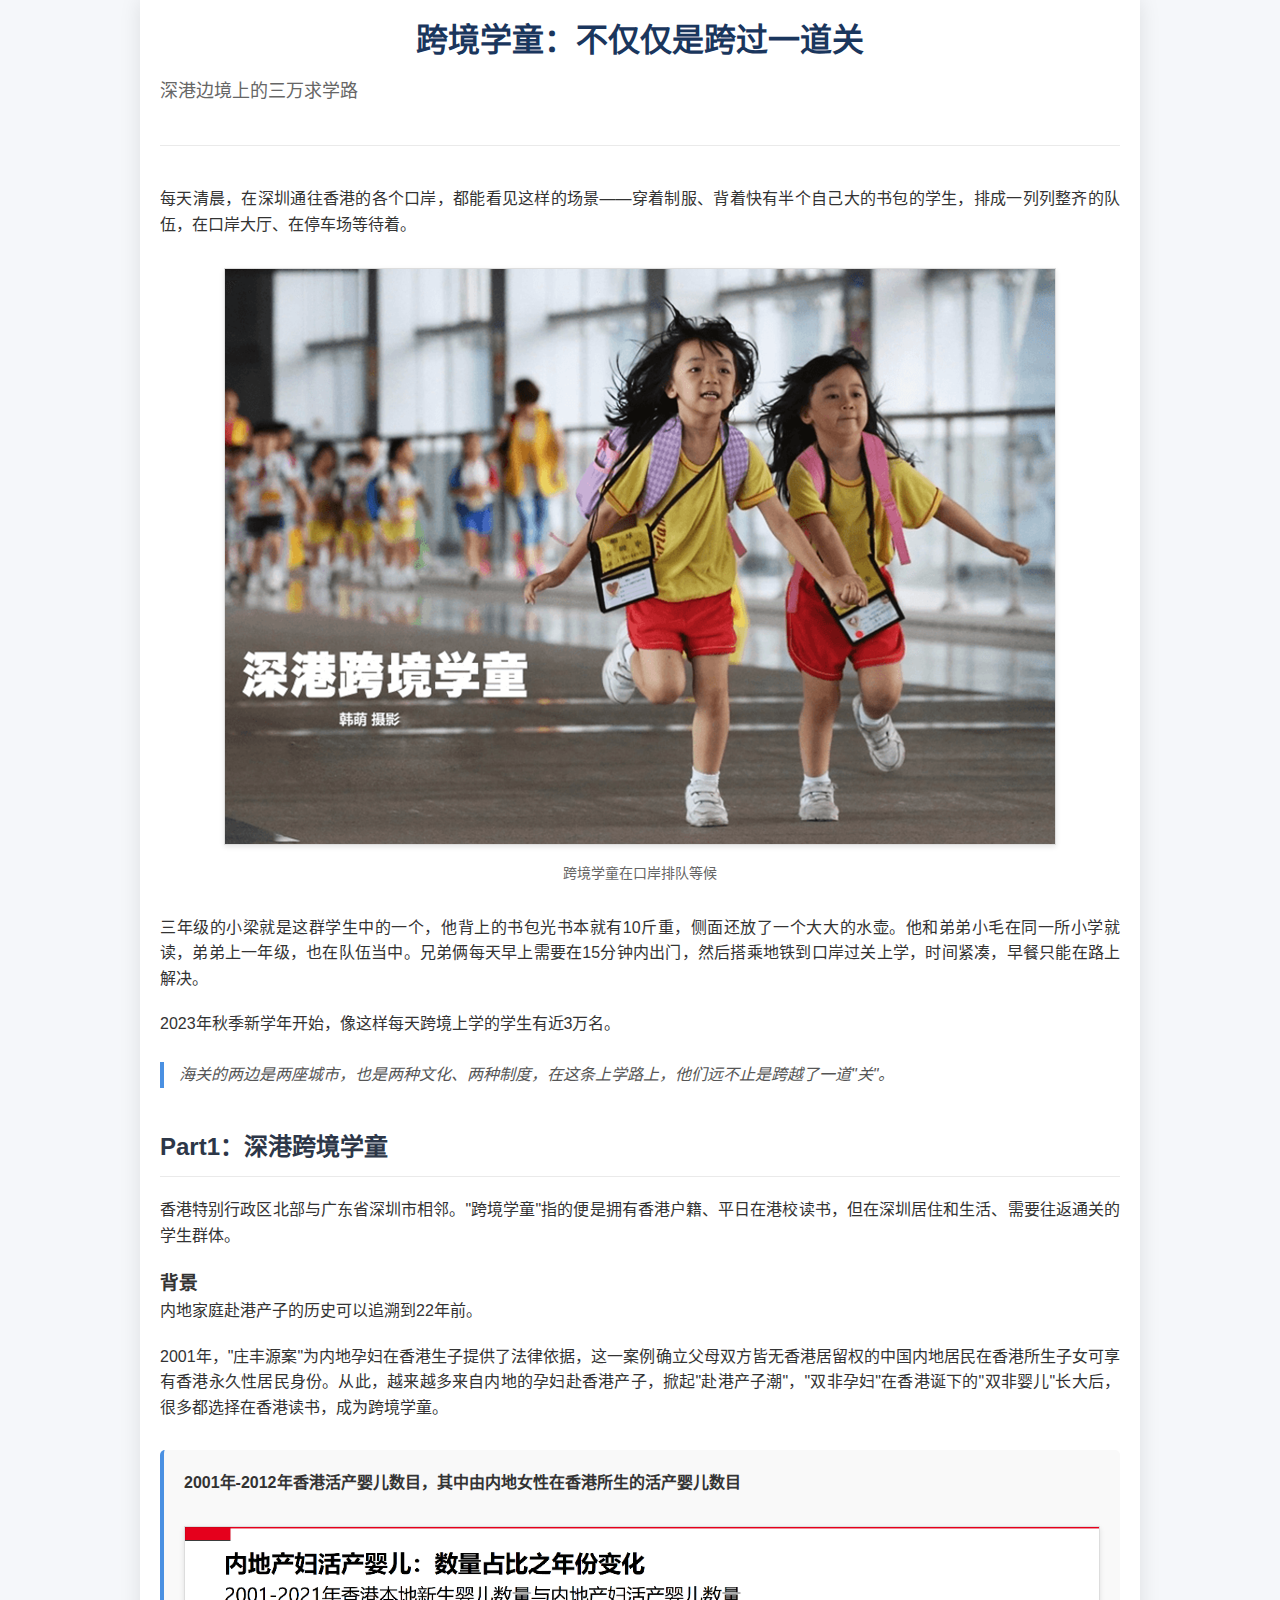
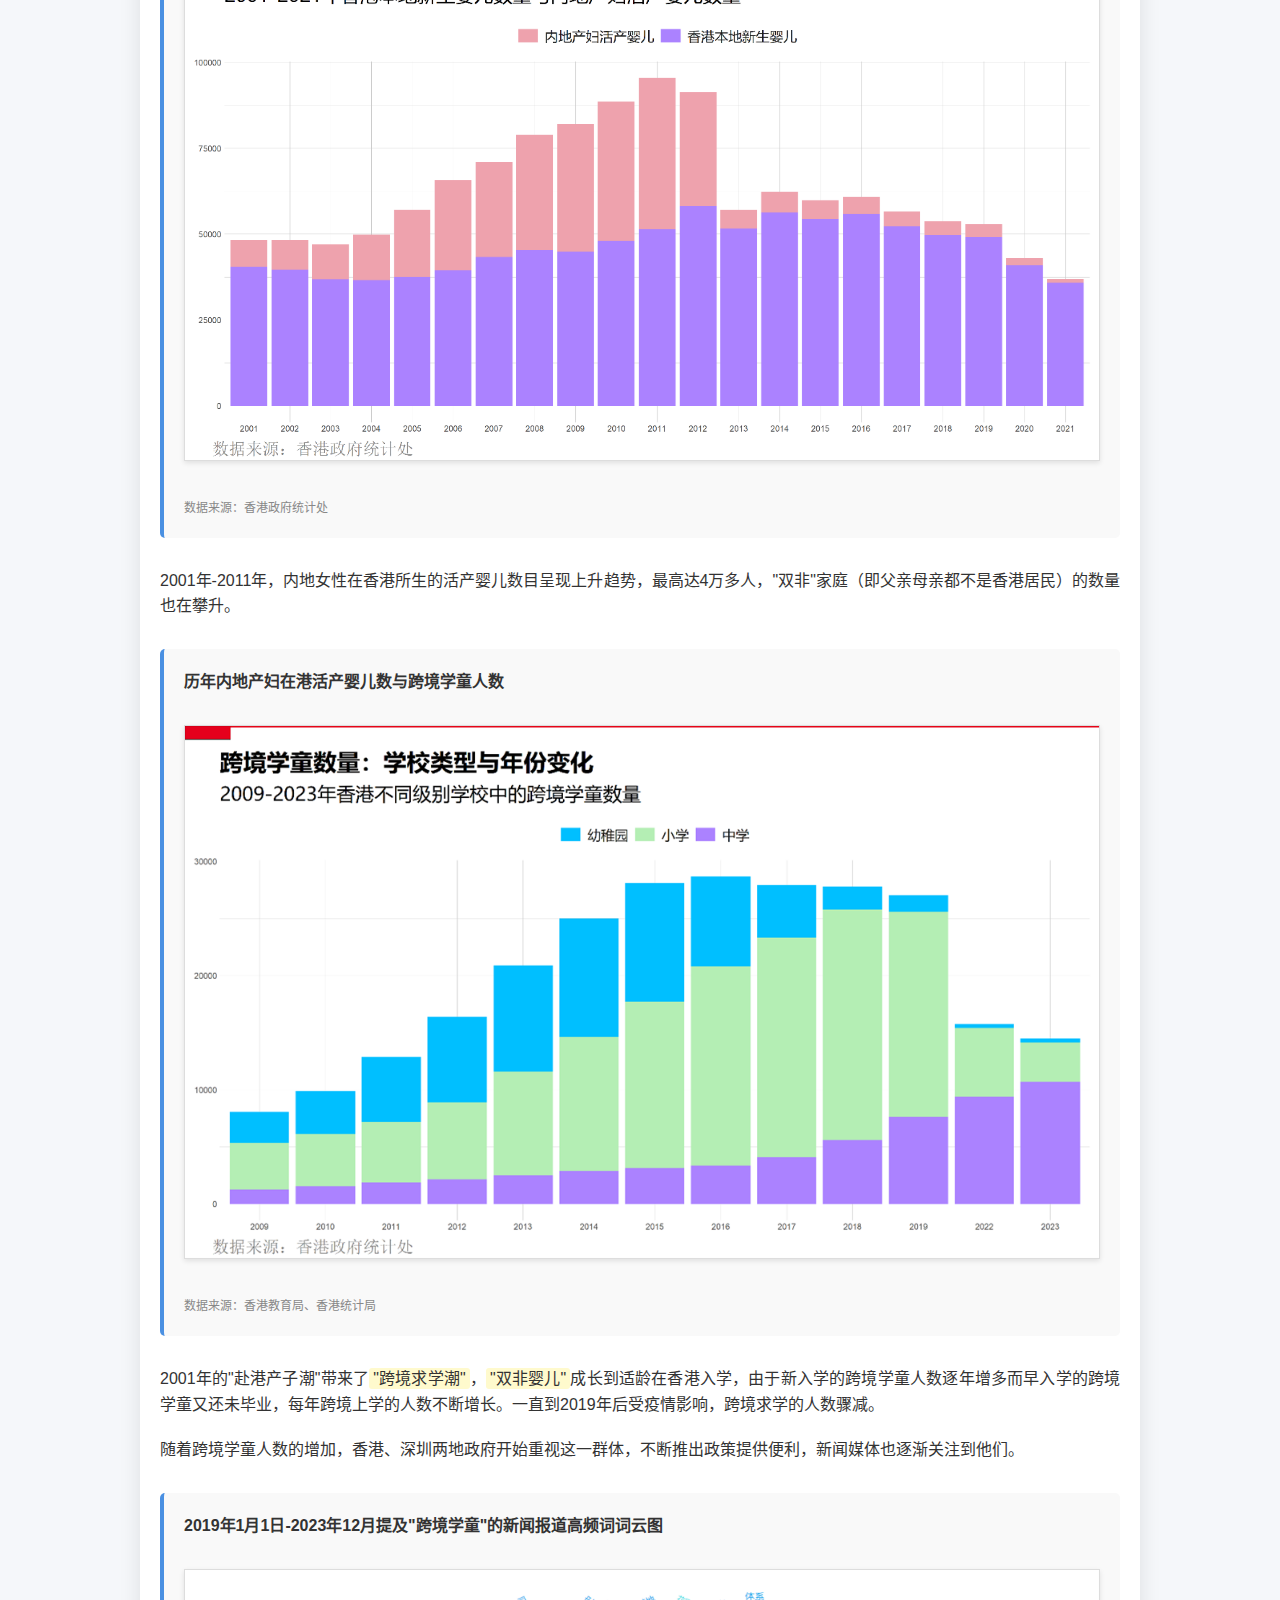
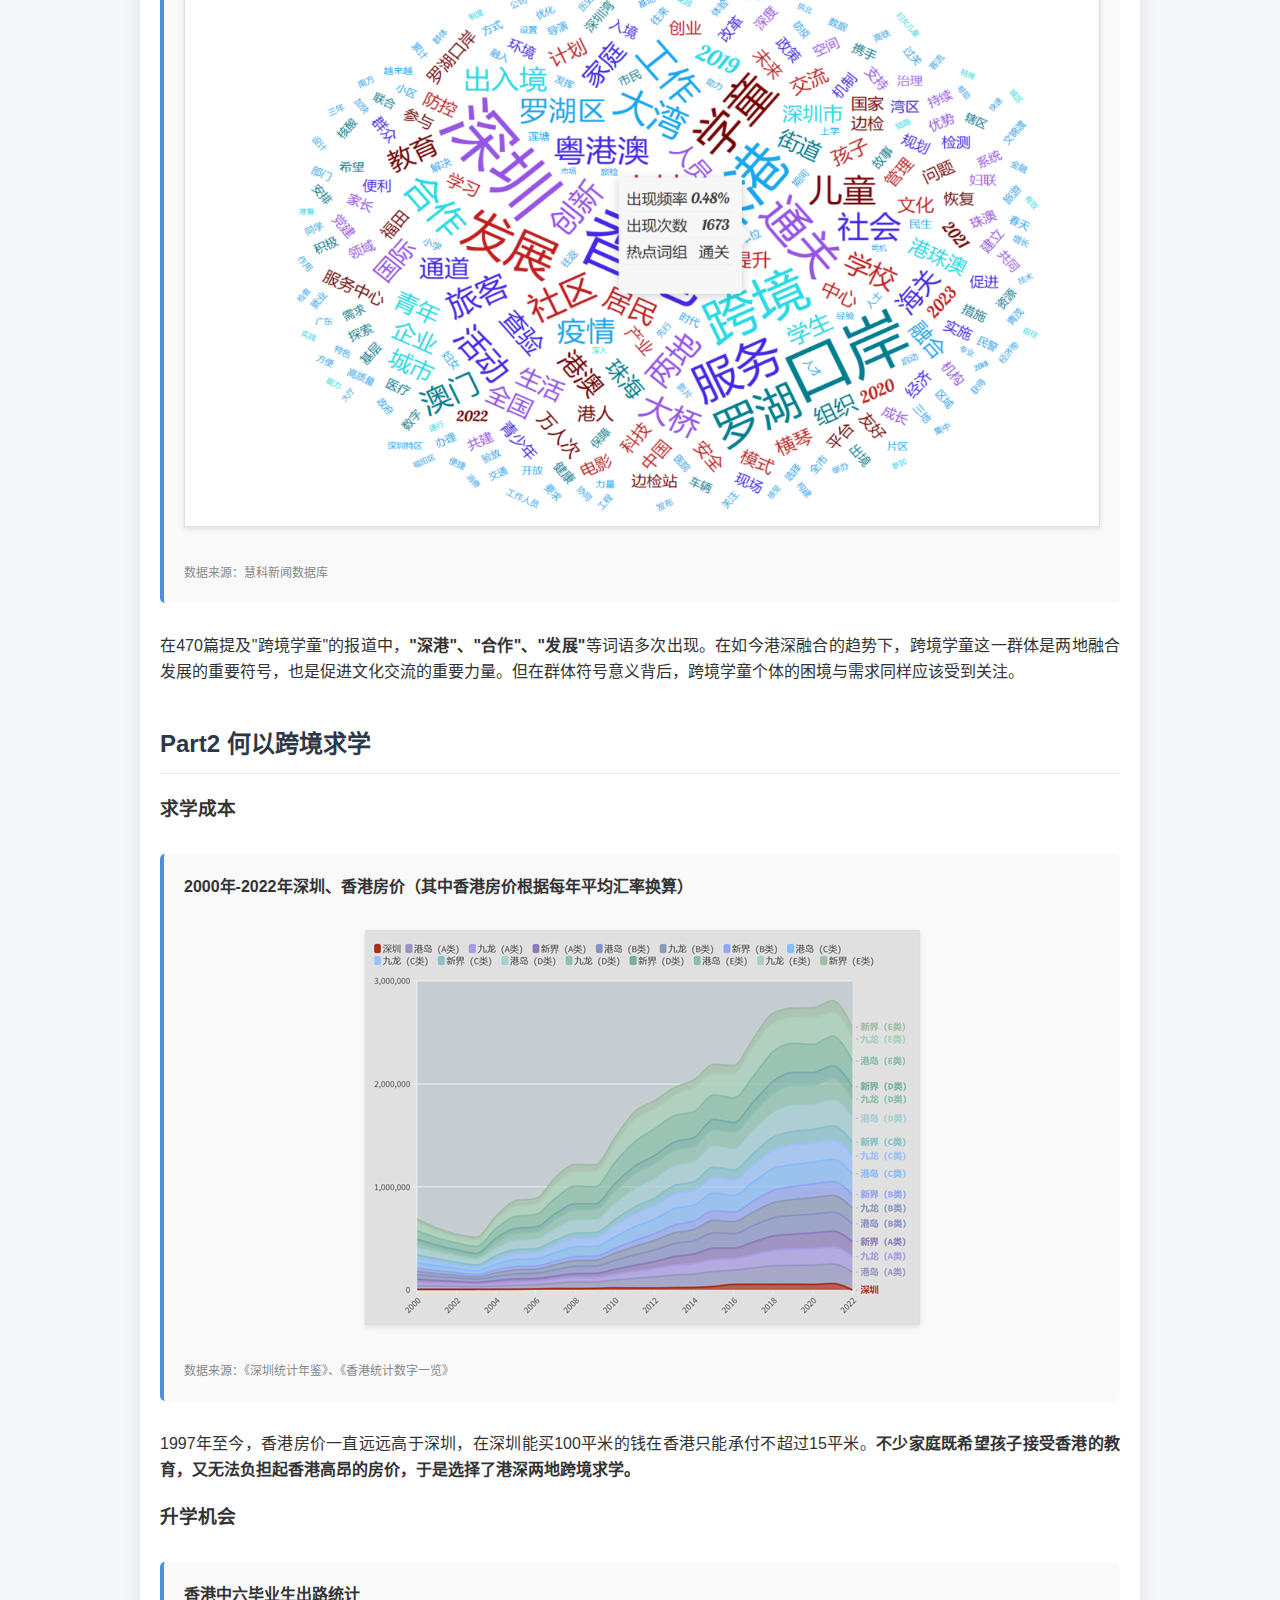
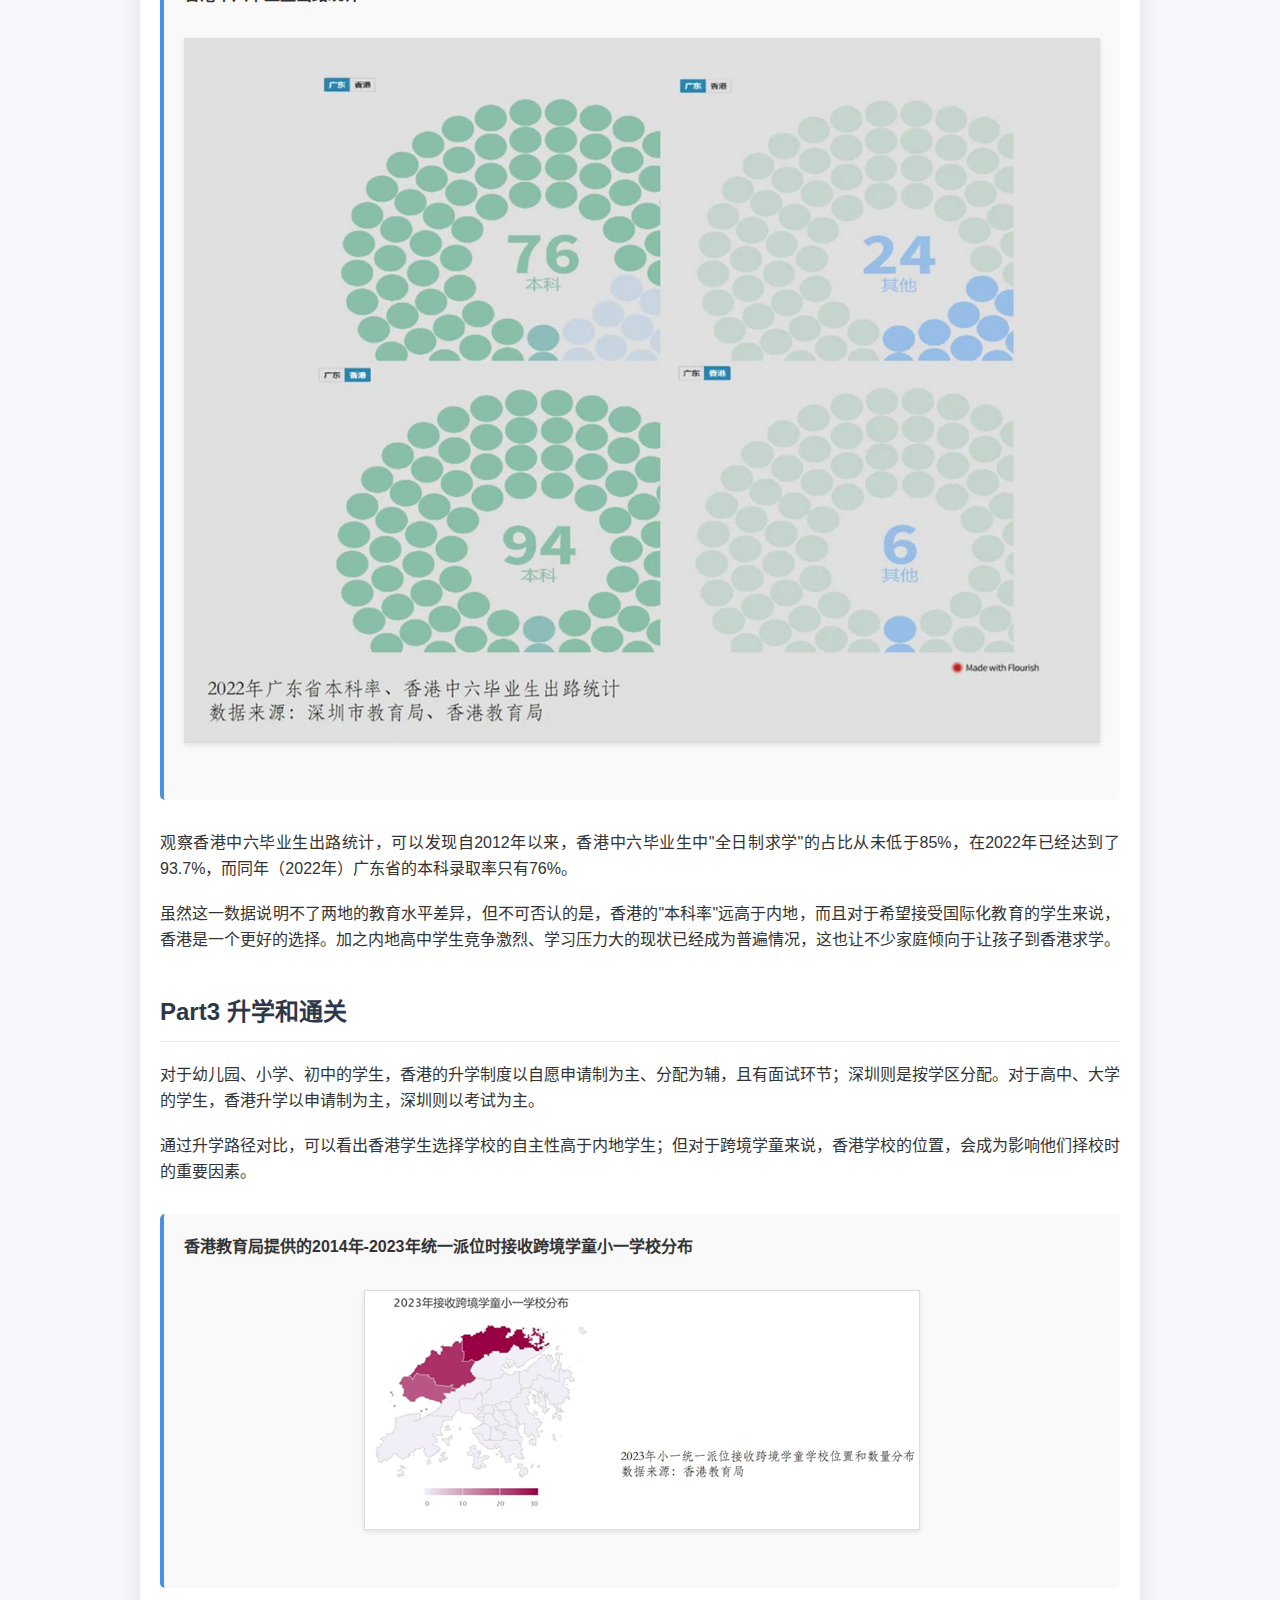
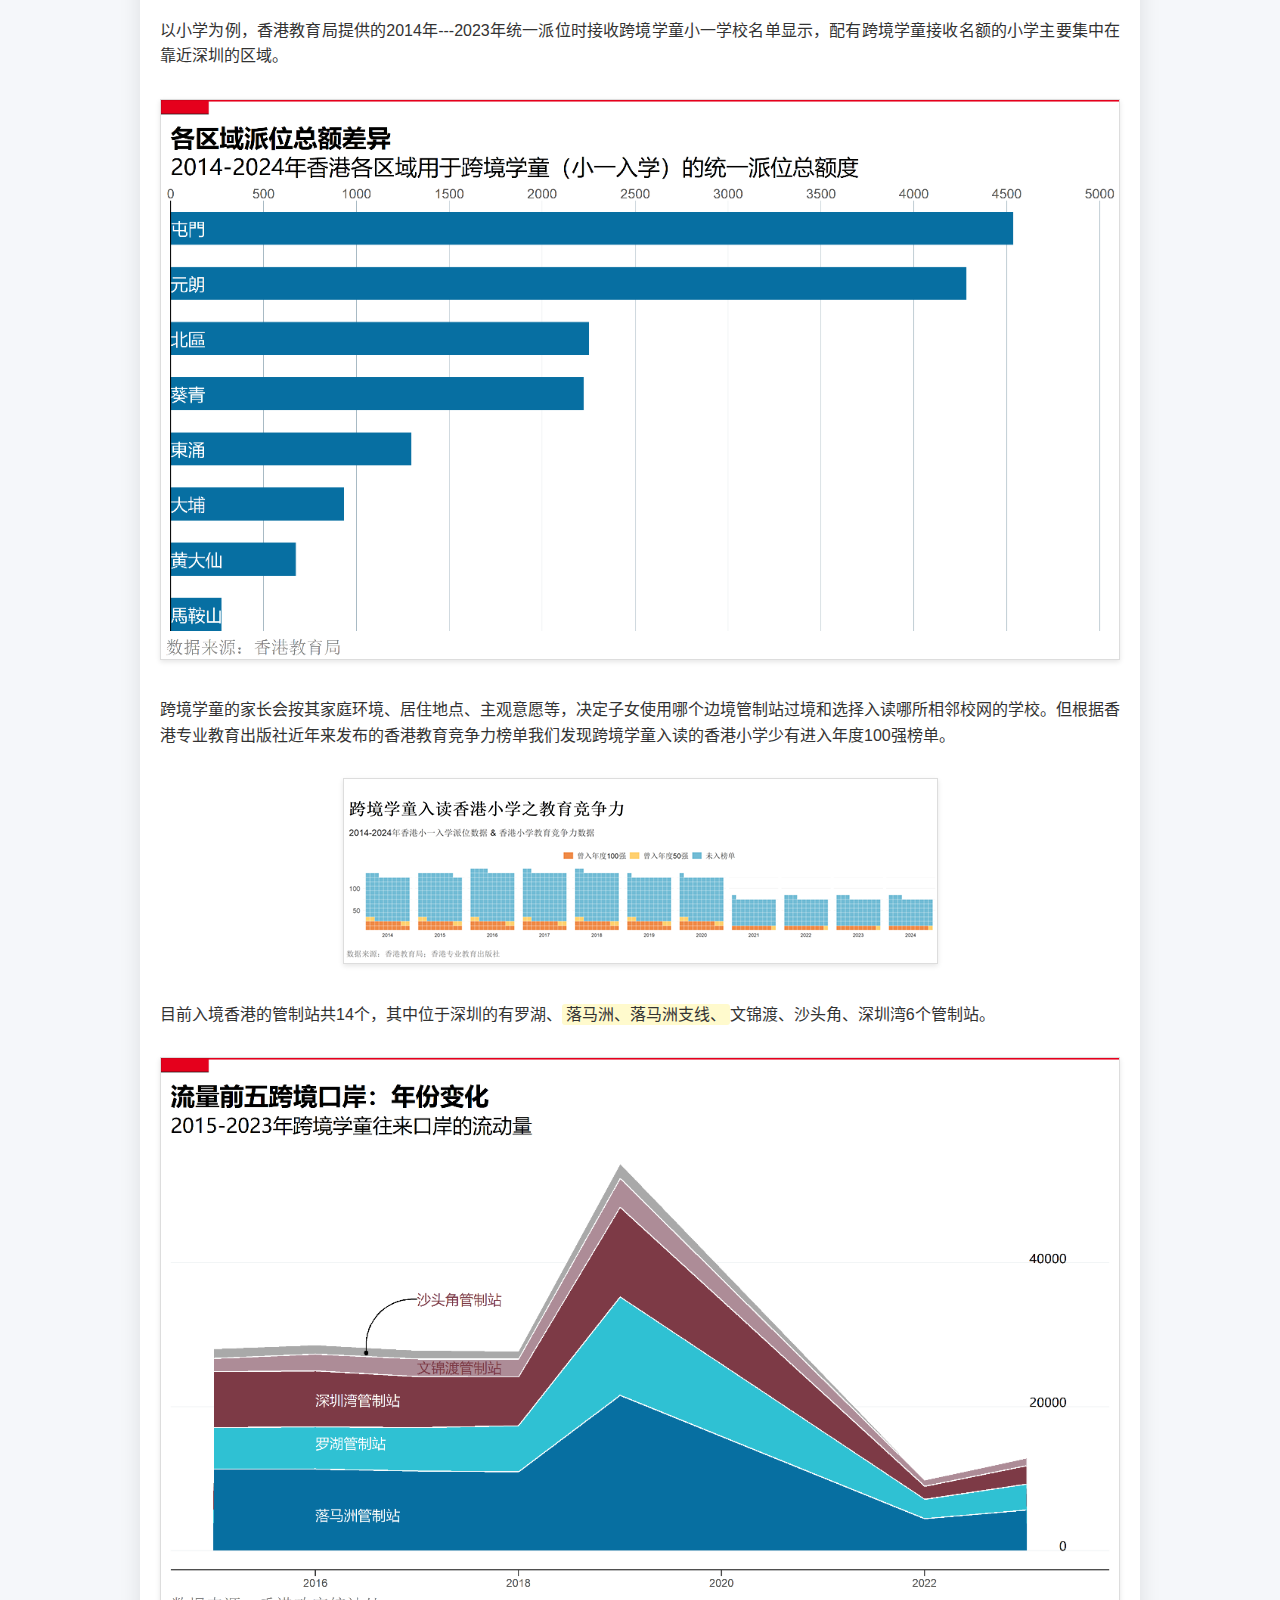
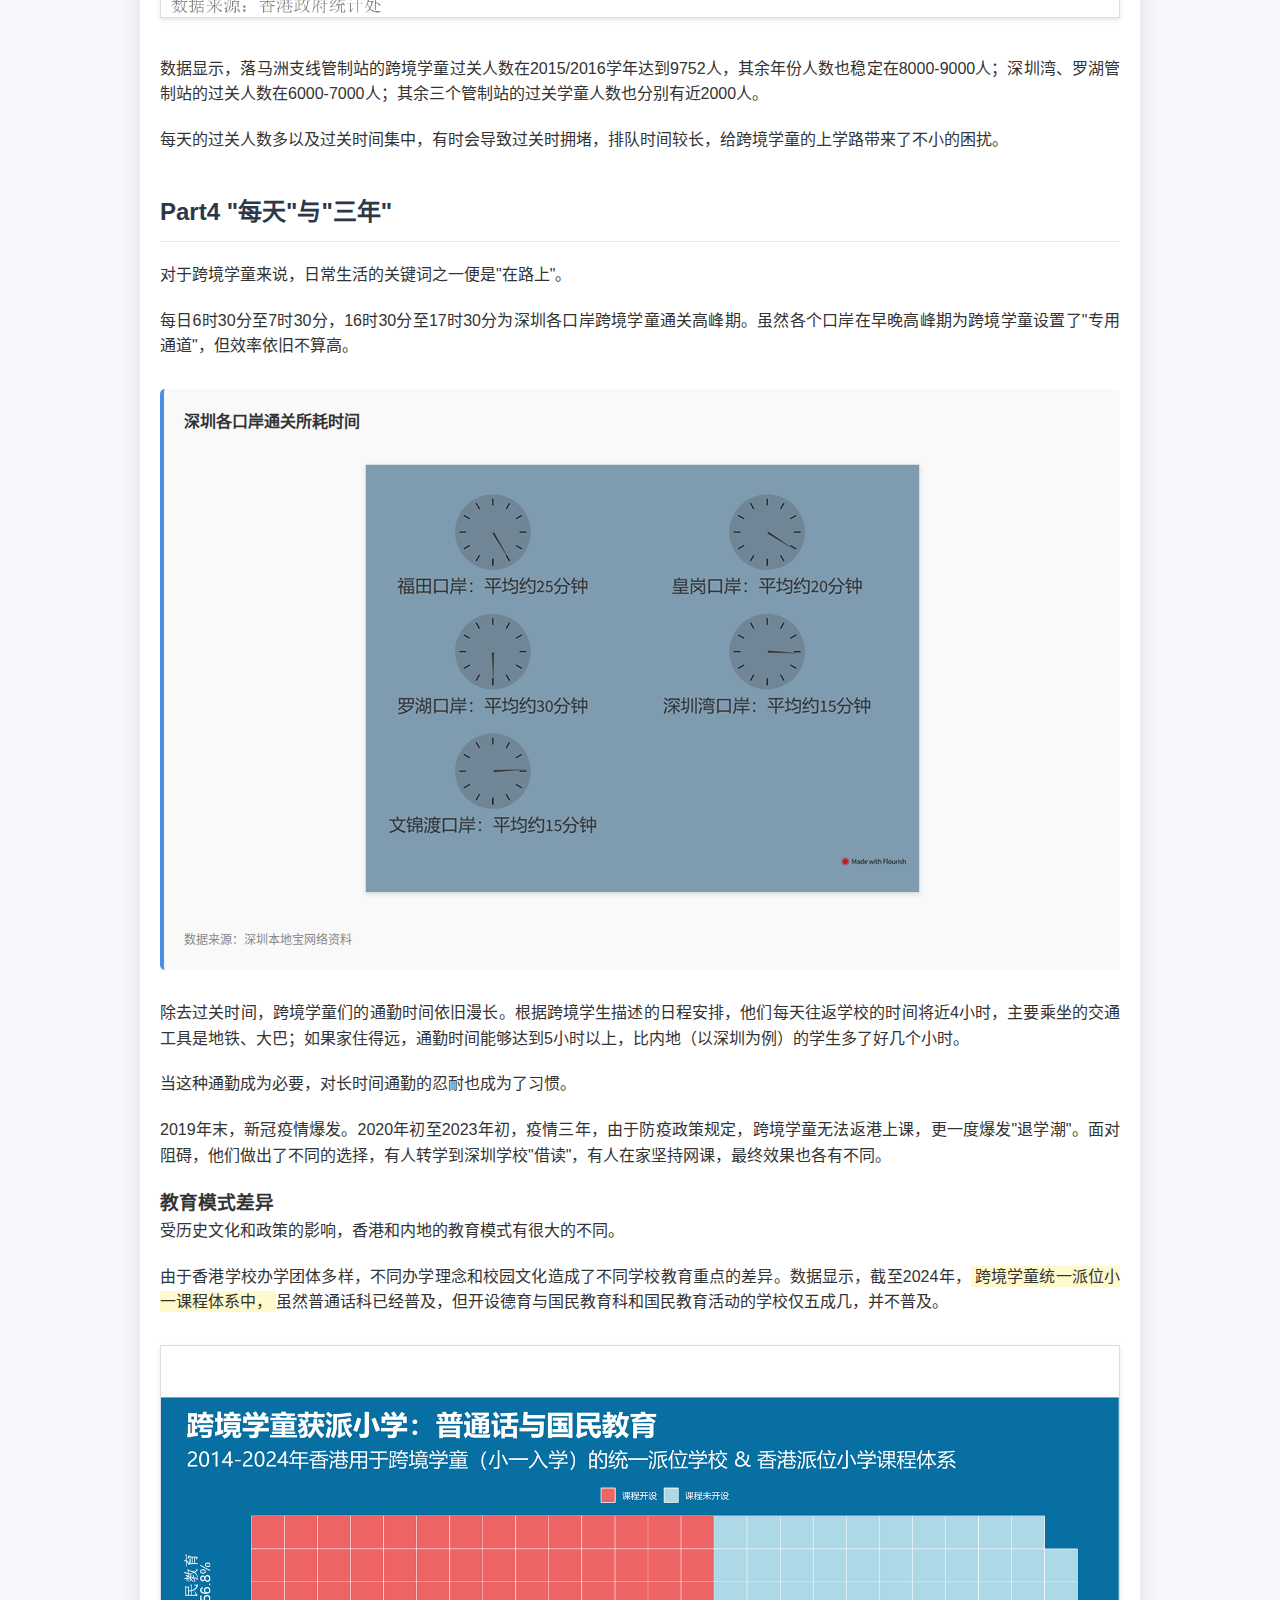
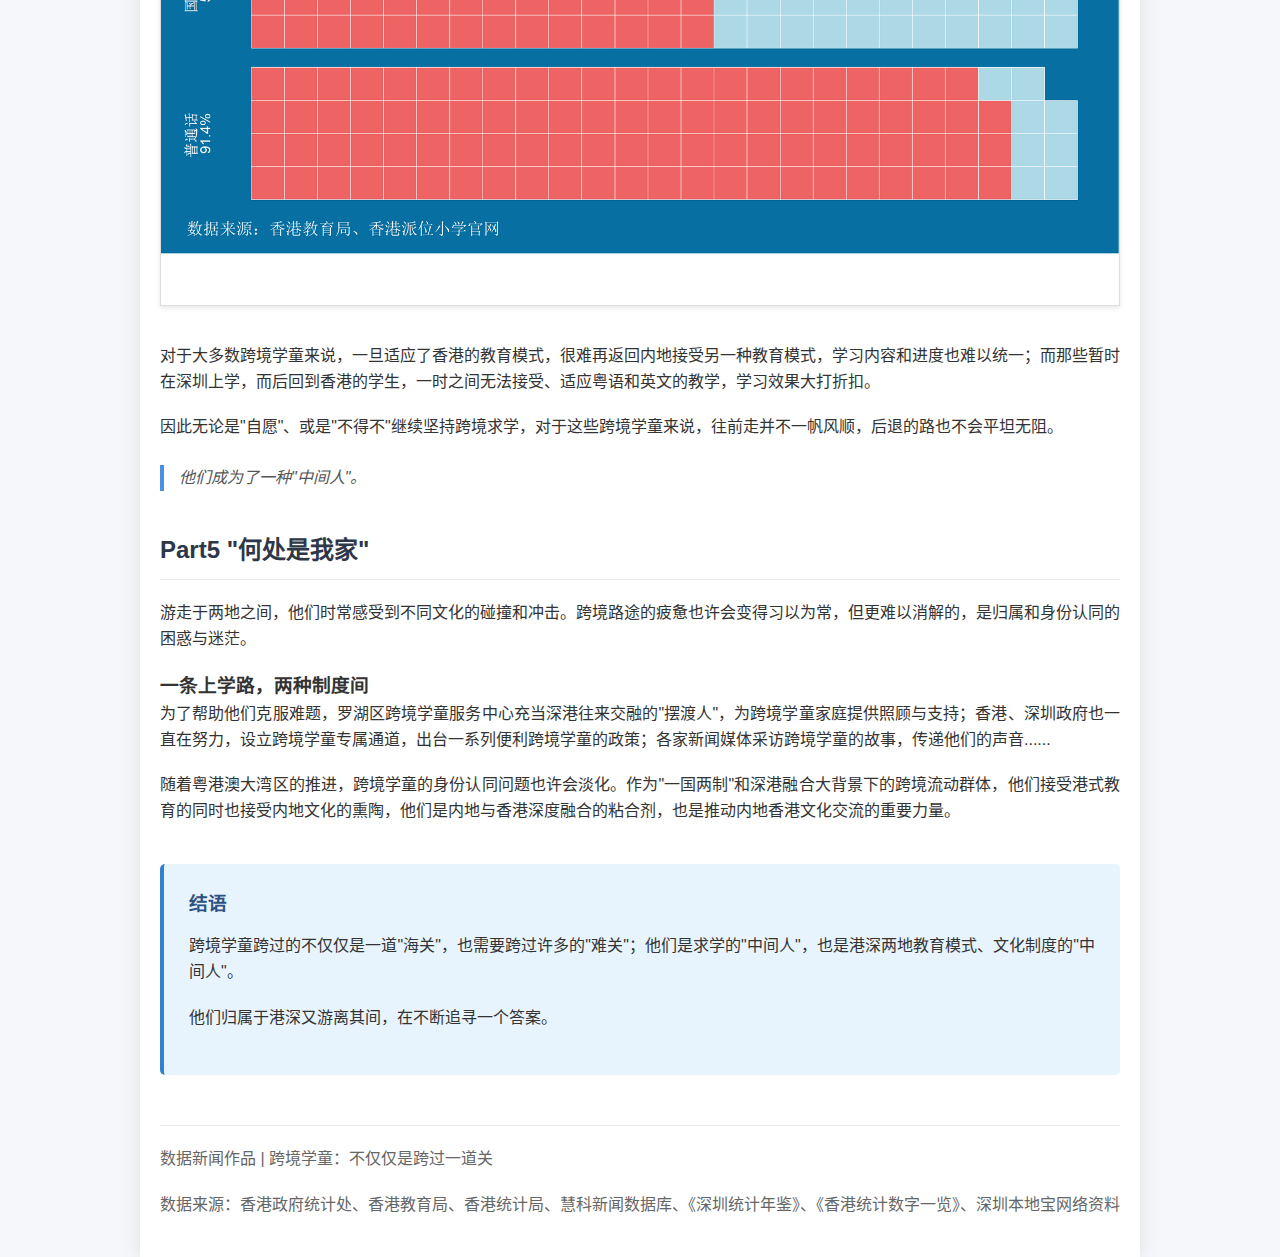
<file: pages/student-work1.html>
<!DOCTYPE html>
<html lang="zh-CN">
<head>
    <meta charset="UTF-8">
    <meta name="viewport" content="width=device-width, initial-scale=1.0">
    <title>跨境学童：不仅仅是跨过一道关</title>
    
    <style>
        * {
            margin: 0;
            padding: 0;
            box-sizing: border-box;
            font-family: "PingFang SC", "Microsoft YaHei", sans-serif;
        }
        
        body {
            background-color: #f5f7fa;
            color: #333;
            line-height: 1.6;
        }
        
        .container {
            max-width: 1000px;
            margin: 0 auto;
            padding: 20px;
            background-color: white;
            box-shadow: 0 0 20px rgba(0, 0, 0, 0.1);
        }
        
        header {
            text-align: center;
            margin-bottom: 40px;
            padding-bottom: 20px;
            border-bottom: 1px solid #eaeaea;
        }
        
        h1 {
            font-size: 32px;
            color: #1a365d;
            margin-bottom: 15px;
            line-height: 1.3;
        }
        
        .subtitle {
            font-size: 18px;
            color: #666;
            font-weight: normal;
        }
        
        h2 {
            font-size: 24px;
            color: #2d3748;
            margin: 40px 0 20px;
            padding-bottom: 10px;
            border-bottom: 1px solid #eaeaea;
        }
        
        p {
            margin-bottom: 20px;
            font-size: 16px;
            text-align: justify;
        }
        
        .highlight {
            background-color: #fffacd;
            padding: 2px 4px;
            border-radius: 3px;
        }
        
        .image-container {
            margin: 30px 0;
            text-align: center;
        }
        
        .image-container img {
            max-width: 100%;
            height: auto;
            border: 1px solid #ddd;
            box-shadow: 0 2px 5px rgba(0,0,0,0.1);
        }
        
        .image-caption {
            margin-top: 10px;
            font-size: 14px;
            color: #666;
            text-align: center;
        }
        
        .data-source {
            font-size: 12px;
            color: #888;
            margin-top: 5px;
        }
        
        .chart-container {
            background-color: #f9f9f9;
            padding: 20px;
            margin: 30px 0;
            border-radius: 5px;
            border-left: 4px solid #4a90e2;
        }
        
        .chart-title {
            font-weight: bold;
            margin-bottom: 10px;
        }
        
        .quote {
            border-left: 4px solid #4a90e2;
            padding-left: 15px;
            margin: 25px 0;
            font-style: italic;
            color: #555;
        }
        
        .conclusion {
            background-color: #e8f4fd;
            padding: 25px;
            border-radius: 5px;
            margin: 40px 0;
            border-left: 4px solid #3182ce;
        }
        
        .conclusion h3 {
            margin-bottom: 15px;
            color: #2c5282;
        }
        
        footer {
            margin-top: 50px;
            padding-top: 20px;
            border-top: 1px solid #eaeaea;
            text-align: center;
            color: #666;
            font-size: 14px;
        }
        
        @media (max-width: 768px) {
            .container {
                padding: 15px;
            }
            
            h1 {
                font-size: 26px;
            }
            
            h2 {
                font-size: 22px;
            }
        }
    </style>
</head>
<body>
    <div class="container">
        <header>
            <h1>跨境学童：不仅仅是跨过一道关</h1>
            <p class="subtitle">深港边境上的三万求学路</p>
        </header>
        
        <section class="intro">
            <p>每天清晨，在深圳通往香港的各个口岸，都能看见这样的场景——穿着制服、背着快有半个自己大的书包的学生，排成一列列整齐的队伍，在口岸大厅、在停车场等待着。</p>
            
            <div class="image-container">
                <img src="../assets/images/跨境学童.png" alt="跨境学童在口岸排队等候">
                <div class="image-caption">跨境学童在口岸排队等候</div>
            </div>
            
            <p>三年级的小梁就是这群学生中的一个，他背上的书包光书本就有10斤重，侧面还放了一个大大的水壶。他和弟弟小毛在同一所小学就读，弟弟上一年级，也在队伍当中。兄弟俩每天早上需要在15分钟内出门，然后搭乘地铁到口岸过关上学，时间紧凑，早餐只能在路上解决。</p>
            
            <p>2023年秋季新学年开始，像这样每天跨境上学的学生有近3万名。</p>
            
            <p class="quote">海关的两边是两座城市，也是两种文化、两种制度，在这条上学路上，他们远不止是跨越了一道"关"。</p>
        </section>
        
        <section class="part1">
            <h2>Part1：深港跨境学童</h2>
            
            <p>香港特别行政区北部与广东省深圳市相邻。"跨境学童"指的便是拥有香港户籍、平日在港校读书，但在深圳居住和生活、需要往返通关的学生群体。</p>
            
            <h3>背景</h3>
            
            <p>内地家庭赴港产子的历史可以追溯到22年前。</p>
            
            <p>2001年，"庄丰源案"为内地孕妇在香港生子提供了法律依据，这一案例确立父母双方皆无香港居留权的中国内地居民在香港所生子女可享有香港永久性居民身份。从此，越来越多来自内地的孕妇赴香港产子，掀起"赴港产子潮"，"双非孕妇"在香港诞下的"双非婴儿"长大后，很多都选择在香港读书，成为跨境学童。</p>
            
            <div class="chart-container">
                <div class="chart-title">2001年-2012年香港活产婴儿数目，其中由内地女性在香港所生的活产婴儿数目</div>
                <div class="image-container">
                    <img src="../assets/images/跨境学童2.png" alt="香港活产婴儿数据图表">
                </div>
                <div class="data-source">数据来源：香港政府统计处</div>
            </div>
            
            <p>2001年-2011年，内地女性在香港所生的活产婴儿数目呈现上升趋势，最高达4万多人，"双非"家庭（即父亲母亲都不是香港居民）的数量也在攀升。</p>
            
            <div class="chart-container">
                <div class="chart-title">历年内地产妇在港活产婴儿数与跨境学童人数</div>
                <div class="image-container">
                    <img src="../assets/images/跨境学童3.png" alt="历年内地产妇在港活产婴儿数与跨境学童人数图表">
                </div>
                <div class="data-source">数据来源：香港教育局、香港统计局</div>
            </div>
            
            <p>2001年的"赴港产子潮"带来了<span class="highlight">"跨境求学潮"</span>，<span class="highlight">"双非婴儿"</span>成长到适龄在香港入学，由于新入学的跨境学童人数逐年增多而早入学的跨境学童又还未毕业，每年跨境上学的人数不断增长。一直到2019年后受疫情影响，跨境求学的人数骤减。</p>
            
            <p>随着跨境学童人数的增加，香港、深圳两地政府开始重视这一群体，不断推出政策提供便利，新闻媒体也逐渐关注到他们。</p>
            
            <div class="chart-container">
                <div class="chart-title">2019年1月1日-2023年12月提及"跨境学童"的新闻报道高频词词云图</div>
                <div class="image-container">
                    <img src="../assets/images/跨境学童4.png" alt="新闻报道高频词词云图">
                </div>
                <div class="data-source">数据来源：慧科新闻数据库</div>
            </div>
            
            <p>在470篇提及"跨境学童"的报道中，<strong>"深港"、"合作"、"发展"</strong>等词语多次出现。在如今港深融合的趋势下，跨境学童这一群体是两地融合发展的重要符号，也是促进文化交流的重要力量。但在群体符号意义背后，跨境学童个体的困境与需求同样应该受到关注。</p>
        </section>
        
        <section class="part2">
            <h2>Part2 何以跨境求学</h2>
            
            <h3>求学成本</h3>
            
            <div class="chart-container">
                <div class="chart-title">2000年-2022年深圳、香港房价（其中香港房价根据每年平均汇率换算）</div>
                <div class="image-container">
                    <img src="../assets/images/跨境学童5.png" alt="深圳香港房价对比图表">
                </div>
                <div class="data-source">数据来源：《深圳统计年鉴》、《香港统计数字一览》</div>
            </div>
            
            <p>1997年至今，香港房价一直远远高于深圳，在深圳能买100平米的钱在香港只能承付不超过15平米。<strong>不少家庭既希望孩子接受香港的教育，又无法负担起香港高昂的房价，于是选择了港深两地跨境求学。</strong></p>
            
            <h3>升学机会</h3>
            
            <div class="chart-container">
                <div class="chart-title">香港中六毕业生出路统计</div>
                <div class="image-container">
                    <img src="../assets/images/跨境学童6.png" alt="香港中六毕业生出路统计图表">
                </div>
            </div>
            
            <p>观察香港中六毕业生出路统计，可以发现自2012年以来，香港中六毕业生中"全日制求学"的占比从未低于85%，在2022年已经达到了93.7%，而同年（2022年）广东省的本科录取率只有76%。</p>
            
            <p>虽然这一数据说明不了两地的教育水平差异，但不可否认的是，香港的"本科率"远高于内地，而且对于希望接受国际化教育的学生来说，香港是一个更好的选择。加之内地高中学生竞争激烈、学习压力大的现状已经成为普遍情况，这也让不少家庭倾向于让孩子到香港求学。</p>
        </section>
        
        <section class="part3">
            <h2>Part3 升学和通关</h2>
            
            <p>对于幼儿园、小学、初中的学生，香港的升学制度以自愿申请制为主、分配为辅，且有面试环节；深圳则是按学区分配。对于高中、大学的学生，香港升学以申请制为主，深圳则以考试为主。</p>
            
            <p>通过升学路径对比，可以看出香港学生选择学校的自主性高于内地学生；但对于跨境学童来说，香港学校的位置，会成为影响他们择校时的重要因素。</p>
            
            <div class="chart-container">
                <div class="chart-title">香港教育局提供的2014年-2023年统一派位时接收跨境学童小一学校分布</div>
                <div class="image-container">
                    <img src="../assets/images/跨境学童7.png" alt="接收跨境学童小一学校分布图">
                </div>
            </div>
            
            <p>以小学为例，香港教育局提供的2014年---2023年统一派位时接收跨境学童小一学校名单显示，配有跨境学童接收名额的小学主要集中在靠近深圳的区域。</p>
            
            <div class="image-container">
                <img src="../assets/images/跨境学童8.png" alt="跨境学童分布图">
            </div>
            
            <p>跨境学童的家长会按其家庭环境、居住地点、主观意愿等，决定子女使用哪个边境管制站过境和选择入读哪所相邻校网的学校。但根据香港专业教育出版社近年来发布的香港教育竞争力榜单我们发现跨境学童入读的香港小学少有进入年度100强榜单。</p>
            
            <div class="image-container">
                <img src="../assets/images/跨境学童9.png" alt="香港教育竞争力榜单">
            </div>
            
            <p>目前入境香港的管制站共14个，其中位于深圳的有罗湖、<span class="highlight">落马洲、落马洲支线、</span>文锦渡、沙头角、深圳湾6个管制站。</p>
            
            <div class="image-container">
                <img src="../assets/images/跨境学童10.png" alt="香港入境管制站分布">
            </div>
            
            <p>数据显示，落马洲支线管制站的跨境学童过关人数在2015/2016学年达到9752人，其余年份人数也稳定在8000-9000人；深圳湾、罗湖管制站的过关人数在6000-7000人；其余三个管制站的过关学童人数也分别有近2000人。</p>
            
            <p>每天的过关人数多以及过关时间集中，有时会导致过关时拥堵，排队时间较长，给跨境学童的上学路带来了不小的困扰。</p>
        </section>
        
        <section class="part4">
            <h2>Part4 "每天"与"三年"</h2>
            
            <p>对于跨境学童来说，日常生活的关键词之一便是"在路上"。</p>
            
            <p>每日6时30分至7时30分，16时30分至17时30分为深圳各口岸跨境学童通关高峰期。虽然各个口岸在早晚高峰期为跨境学童设置了"专用通道"，但效率依旧不算高。</p>
            
            <div class="chart-container">
                <div class="chart-title">深圳各口岸通关所耗时间</div>
                <div class="image-container">
                    <img src="../assets/images/跨境学童11.png" alt="深圳各口岸通关时间图表">
                </div>
                <div class="data-source">数据来源：深圳本地宝网络资料</div>
            </div>
            
            <p>除去过关时间，跨境学童们的通勤时间依旧漫长。根据跨境学生描述的日程安排，他们每天往返学校的时间将近4小时，主要乘坐的交通工具是地铁、大巴；如果家住得远，通勤时间能够达到5小时以上，比内地（以深圳为例）的学生多了好几个小时。</p>
            
            <p>当这种通勤成为必要，对长时间通勤的忍耐也成为了习惯。</p>
            
            <p>2019年末，新冠疫情爆发。2020年初至2023年初，疫情三年，由于防疫政策规定，跨境学童无法返港上课，更一度爆发"退学潮"。面对阻碍，他们做出了不同的选择，有人转学到深圳学校"借读"，有人在家坚持网课，最终效果也各有不同。</p>
            
            <h3>教育模式差异</h3>
            
            <p>受历史文化和政策的影响，香港和内地的教育模式有很大的不同。</p>
            
            <p>由于香港学校办学团体多样，不同办学理念和校园文化造成了不同学校教育重点的差异。数据显示，截至2024年，<span class="highlight">跨境学童统一派位小一课程体系中，</span>虽然普通话科已经普及，但开设德育与国民教育科和国民教育活动的学校仅五成几，并不普及。</p>
            
            <div class="image-container">
                <img src="../assets/images/跨境学童12.png" alt="跨境学童课程体系图表">
            </div>
            
            <p>对于大多数跨境学童来说，一旦适应了香港的教育模式，很难再返回内地接受另一种教育模式，学习内容和进度也难以统一；而那些暂时在深圳上学，而后回到香港的学生，一时之间无法接受、适应粤语和英文的教学，学习效果大打折扣。</p>
            
            <p>因此无论是"自愿"、或是"不得不"继续坚持跨境求学，对于这些跨境学童来说，往前走并不一帆风顺，后退的路也不会平坦无阻。</p>
            
            <p class="quote">他们成为了一种"中间人"。</p>
        </section>
        
        <section class="part5">
            <h2>Part5 "何处是我家"</h2>
            
            <p>游走于两地之间，他们时常感受到不同文化的碰撞和冲击。跨境路途的疲惫也许会变得习以为常，但更难以消解的，是归属和身份认同的困惑与迷茫。</p>
            
            <h3>一条上学路，两种制度间</h3>
            
            <p>为了帮助他们克服难题，罗湖区跨境学童服务中心充当深港往来交融的"摆渡人"，为跨境学童家庭提供照顾与支持；香港、深圳政府也一直在努力，设立跨境学童专属通道，出台一系列便利跨境学童的政策；各家新闻媒体采访跨境学童的故事，传递他们的声音......</p>
            
            <p>随着粤港澳大湾区的推进，跨境学童的身份认同问题也许会淡化。作为"一国两制"和深港融合大背景下的跨境流动群体，他们接受港式教育的同时也接受内地文化的熏陶，他们是内地与香港深度融合的粘合剂，也是推动内地香港文化交流的重要力量。</p>
            
            <div class="conclusion">
                <h3>结语</h3>
                <p>跨境学童跨过的不仅仅是一道"海关"，也需要跨过许多的"难关"；他们是求学的"中间人"，也是港深两地教育模式、文化制度的"中间人"。</p>
                <p>他们归属于港深又游离其间，在不断追寻一个答案。</p>
            </div>
        </section>
        
        <footer>
            <p>数据新闻作品 | 跨境学童：不仅仅是跨过一道关</p>
            <p>数据来源：香港政府统计处、香港教育局、香港统计局、慧科新闻数据库、《深圳统计年鉴》、《香港统计数字一览》、深圳本地宝网络资料</p>
        </footer>
    </div>

</body>
</html>
</file>
<file: assets/css/data-analysis.css>
/*-----------------------------------*\
      #CUSTOM PROPERTY
    \*-----------------------------------*/

    :root {

      /** 
       * colors
       */

      --sonic-silver: hsl(0, 0%, 46%);
      --spanish-gray: hsl(0, 0%, 60%);
      --theme-color: hsl(10, 100%, 57%);
      --light-gray: hsl(0, 0%, 80%);
      --gray-x-11: hsl(0, 0%, 73%);
      --dim-gray: hsl(0, 0%, 44%);
      --cultured: hsl(0, 0%, 98%);
      --black_10: hsl(0, 0%, 0%, 0.1);
      --black_20: hsl(0, 0%, 0%, 0.2);
      --black_30: hsl(0, 0%, 0%, 0.3);
      --black_70: hsl(0, 0%, 0%, 0.7);
      --white_10: hsl(0, 0%, 100%, 0.1);
      --white: hsl(0, 0%, 100%);
      --black: hsl(0, 0%, 0%);

      /**
       * typography
       */

      --ff-poppins: 'Poppins', sans-serif;
      --ff-mulish: 'Mulish', sans-serif;

      --fs-35: 3.5rem;
      --fs-30: 3rem;
      --fs-25: 2.5rem;
      --fs-18: 1.8rem;
      --fs-17: 1.7rem;
      --fs-13: 1.3rem;

      --fw-800: 800;
      --fw-700: 700;
      --fw-600: 600;
      --fw-500: 500;
      --fw-400: 400;

      /**
       * spacing
       */

      --section-padding: 80px;

      /**
       * shadow
       */

      --shadow: 0 0 20px hsla(0, 0%, 0%, 0.08);

      /**
       * radius
       */

      --radius-10: 10px;
      --radius-8: 8px;

      /**
       * transition
       */

      --transition: 0.25s ease;
      --cubic-out: cubic-bezier(0.33, 0.85, 0.4, 0.96);

    }

    /*-----------------------------------*\
      #RESET
    \*-----------------------------------*/

    *,
    *::before,
    *::after {
      margin: 0;
      padding: 0;
      box-sizing: border-box;
    }

    li { list-style: none; }

    a {
      text-decoration: none;
      color: inherit;
    }

    a,
    img,
    span,
    input,
    button,
    textarea,
    ion-icon { display: block; }

    img { height: auto; }

    input,
    button,
    textarea {
      background: none;
      border: none;
      font: inherit;
    }

    input,
    textarea { width: 100%; }

    button { cursor: pointer; }

    ion-icon { pointer-events: none; }

    address { font-style: normal; }

    html {
      font-family: var(--ff-mulish);
      font-size: 10px;
      scroll-behavior: smooth;
    }

    body {
      background-color: var(--white);
      color: var(--sonic-silver);
      font-size: 1.6rem;
      line-height: 1.75;
      letter-spacing: 0.2px;
    }

    :focus-visible { outline-offset: 4px; }

    ::placeholder { color: var(--dim-gray); }

    ::-webkit-scrollbar {
      width: 12px;
      height: 2px;
    }

    body::-webkit-scrollbar-track { background-color: var(--white); }

    body::-webkit-scrollbar-thumb {
      background-color: var(--spanish-gray);
      border: 3px solid var(--white);
      border-radius: 50px;
    }

    /*-----------------------------------*\
      #REUSED STYLE
    \*-----------------------------------*/

    .container { padding-inline: 30px; }

    .section { padding-block: var(--section-padding); }

    .img-holder {
      aspect-ratio: var(--width) / var(--height);
      background-color: var(--light-gray);
      overflow: hidden;
    }

    .has-before {
      position: relative;
      z-index: 1;
    }

    .has-before::before {
      position: absolute;
      content: "";
    }

    .img-cover {
      width: 100%;
      height: 100%;
      object-fit: cover;
    }

    .section-subtitle {
      color: var(--theme-color);
      font-family: var(--ff-poppins);
      font-weight: var(--fw-500);
      margin-block-end: 6px;
    }

    .h1,
    .h2,
    .h3 {
      color: var(--black);
      font-family: var(--ff-poppins);
    }

    .h1 { font-size: var(--fs-30); }

    .h1,
    .h2 {
      font-weight: var(--fw-800);
      text-transform: uppercase;
    }

    .h2 {
      font-size: var(--fs-25);
      line-height: 1.2;
    }

    .h1,
    .h3 { line-height: 1.4; }

    .h3 { font-size: var(--fs-18); }

    .section-title { margin-block-end: 40px; }

    /*-----------------------------------*\
      #HEADER
    \*-----------------------------------*/

    .header {
      position: fixed;
      top: 0;
      left: 0;
      width: 100%;
      background-color: var(--white);
      padding-block: 15px;
      border-block-end: 1px solid var(--black_10);
      z-index: 4;
    }

    .header > .container {
      display: flex;
      justify-content: space-between;
      align-items: center;
      gap: 50px;
    }

    .logo {
      color: var(--black);
      font-family: var(--ff-poppins);
      font-size: 3.2rem;
      line-height: 0.9;
      font-weight: var(--fw-700);
    }

    .nav-toggle-btn .line {
      width: 30px;
      height: 2px;
      background-color: var(--black);
      transition: var(--transition);
    }

    .nav-toggle-btn .line:not(:last-child) { margin-block-end: 8px; }

    .nav-toggle-btn.active .line-1 { transform: translateY(10px) rotate(45deg); }

    .nav-toggle-btn.active .line-2 {
      transform: translateX(-100%);
      opacity: 0;
    }

    .nav-toggle-btn.active .line-3 { transform: translateY(-10px) rotate(-45deg); }

    .navbar {
      position: absolute;
      top: calc(100% + 1px);
      left: 0;
      width: 100%;
      background-color: var(--white);
      padding-inline: 30px;
      max-height: 0;
      overflow: hidden;
      visibility: hidden;
      transition: 0.3s var(--cubic-out);
    }

    .navbar.active {
      max-height: 250px;
      visibility: visible;
      transition-duration: 0.5s;
    }

    .navbar-list { margin-block: 25px; }

    .navbar-link {
      color: var(--black);
      font-family: var(--ff-poppins);
      font-weight: var(--fw-500);
    }

    /*-----------------------------------*\
      #HERO
    \*-----------------------------------*/

    .hero {
      background-color: var(--cultured);
      padding-block-start: calc(var(--section-padding) + 30px);
    }

    .hero-banner {
      margin-block-end: 60px;
      max-height: 500px;
      border-radius: var(--radius-10);
      margin-inline: auto;
    }

    .hero-title { margin-block: 10px 20px; }

    .hero-list { margin-block-end: 25px; }

    .hero-list .list-link {
      display: flex;
      justify-content: flex-start;
      align-items: center;
      gap: 12px;
      color: var(--black);
      font-size: var(--fs-17);
      padding-block: 6px;
    }

    .hero-list .list-link:is(:hover, :focus) { color: var(--theme-color); }

    .hero-list .list-link .span,
    .hero-list .list-link ion-icon { transition: var(--transition); }

    .hero-list .list-link:is(:hover, :focus) ion-icon { transform: rotate(-45deg); }

    .exp-list .list-item {
      display: flex;
      justify-content: flex-start;
      align-items: center;
      gap: 15px;
      font-family: var(--ff-poppins);
      line-height: 1.4;
    }

    .exp-list .list-item:not(:last-child) { margin-block-end: 15px; }

    .exp-list .strong {
      color: var(--black);
      font-size: var(--fs-35);
      font-weight: var(--fw-600);
    }

    .exp-list .span { font-size: var(--fs-13); }

    /*-----------------------------------*\
      #FOOTER
    \*-----------------------------------*/

    .footer {
      background-color: var(--black);
      color: var(--white);
      text-align: center;
      padding-block: 30px;
    }

    .copyright { margin-block-end: 10px; }

    .copyright-link { display: inline-block; }

    .copyright-link:is(:hover, :focus) { text-decoration: underline; }

    .social-list {
      display: flex;
      justify-content: center;
      gap: 20px;
    }

    .social-link { font-size: 17px; }

    /*-----------------------------------*\
      #MEDIA QUERIES
    \*-----------------------------------*/

    /**
     * responsive for larger than 576px screen
     */

    @media (min-width: 576px) {

      /**
       * HERO
       */

      .exp-list {
        display: flex;
        justify-content: flex-start;
        gap: 50px;
      }

      .exp-list .list-item:not(:last-child) { margin-block-end: 0; }

    }

    /**
     * responsive for larger than 768px screen
     */

    @media (min-width: 768px) {

      /**
       * CUSTOM PROPERTY
       */

      :root {

        /**
         * typography
         */

        --fs-30: 3.5rem;
        --fs-25: 3rem;

      }

      /**
       * REUSED STYLE
       */

      .h3 { --fs-18: 2rem; }

      /**
       * FOOTER
       */

      .footer .container {
        display: flex;
        justify-content: space-between;
        align-items: center;
      }

      .copyright { margin-block-end: 0; }

    }

    /**
     * responsive for larger than 992px screen
     */

    @media (min-width: 992px) {

      /**
       * CUSTOM PROPERTY
       */

      :root {

        /**
         * typography
         */

        --fs-35: 4.5rem;

        /**
         * spacing
         */

        --section-padding: 120px;

      }
      
      /**
       * REUSED STYLE
       */

      .container { padding-inline: 50px; }

      /**
       * HEADER
       */

      .header {
        background-color: transparent;
        border-block-end: none;
        padding-block: 25px;
        transition: var(--transition);
      }

      .header.active {
        background-color: var(--white);
        padding-block: 20px;
      }

      .navbar,
      .navbar.active {
        all: unset;
        margin-inline-start: auto;
        transition: var(--transition);
      }

      .navbar { visibility: hidden; }

      .navbar.active { visibility: visible; }

      .navbar-list {
        display: flex;
        gap: 20px;
        margin-block: 0;
      }

      .navbar-link {
        opacity: 0;
        transform: translateX(20px);
        font-weight: var(--fw-400);
        transition: var(--transition);
      }

      .navbar.active .navbar-link {
        opacity: 1;
        transform: translateX(0);
      }

      .navbar-link:is(:hover, :focus) { color: var(--theme-color); }

      /**
       * HERO
       */

      .hero {
        --section-padding: 70px;
        padding-block-start: calc(var(--section-padding) + 60px);
        min-height: 100vh;
        display: grid;
        align-items: center;
      }

      .hero .container {
        display: grid;
        grid-template-columns: 1fr 1fr;
        align-items: center;
        gap: 150px;
      }

      .hero-banner {
        order: 1;
        width: 250px;
        margin-inline: auto 80px;
        margin-block-end: 0;
        overflow: visible;
        transform: rotate(7deg);
      }

      .hero-banner .img-cover { border-radius: inherit; }

      .hero-banner::before {
        bottom: -40px;
        left: -95px;
        width: 90%;
        height: 100%;
        background-color: var(--theme-color);
        z-index: -1;
        transform: rotate(-15deg);
        border-radius: var(--radius-10);
      }

      .exp-list .span { --fs-13: 1.4rem; }

    }

    /**
     * responsive for larger than 1200px screen
     */

    @media (min-width: 1200px) {

      /**
       * REUSED STYLE
       */

      .container {
        max-width: 1170px;
        width: 100%;
        margin-inline: auto;
      }

      /**
       * HEADER
       */

      .header .container { max-width: unset; }

      /**
       * HERO
       */

      .hero-banner { width: 275px; }

    }

    /*-----------------------------------*\
      #CUSTOM STYLES FOR NEWS DATA PAGE
    \*-----------------------------------*/

    /* 页面标题样式 */
    .page-hero {
      background-color: var(--cultured);
      padding-block-start: calc(var(--section-padding) + 70px);
      padding-block-end: 60px;
    }

    .page-hero .container {
      text-align: center;
    }

    .page-hero .h1 {
      margin-block-end: 20px;
    }

    .page-hero p {
      max-width: 700px;
      margin-inline: auto;
      font-size: var(--fs-18);
    }

    /* 课程内容卡片样式 */
    .content-cards {
      display: grid;
      gap: 30px;
      margin-block-end: 60px;
    }

    @media (min-width: 768px) {
      .content-cards {
        grid-template-columns: repeat(2, 1fr);
      }
    }

    @media (min-width: 992px) {
      .content-cards {
        grid-template-columns: repeat(3, 1fr);
      }
    }

    .content-card {
      background: var(--white);
      border-radius: var(--radius-10);
      box-shadow: var(--shadow);
      padding: 30px;
      transition: var(--transition);
      border-top: 4px solid var(--theme-color);
    }

    .content-card:hover {
      transform: translateY(-5px);
      box-shadow: 0 10px 25px hsla(0, 0%, 0%, 0.12);
    }

    .content-card .card-icon {
      color: var(--theme-color);
      font-size: 40px;
      margin-block-end: 20px;
    }

    .content-card .h3 {
      margin-block-end: 15px;
    }

    .content-card ul {
      padding-inline-start: 20px;
    }

    .content-card li {
      list-style: disc;
      margin-block-end: 8px;
      color: var(--dim-gray);
    }

    .content-card li:last-child {
      margin-block-end: 0;
    }

    /* 学习目标样式 */
    .learning-goals {
      background-color: var(--cultured);
      border-radius: var(--radius-10);
      padding: 40px;
      margin-block-end: 60px;
    }

    .learning-goals .h2 {
      color: var(--theme-color);
      margin-block-end: 25px;
      text-align: center;
    }

    .learning-goals p {
      font-size: var(--fs-17);
      line-height: 1.8;
      text-align: center;
      max-width: 800px;
      margin-inline: auto;
    }

    /* 工具展示样式 */
    .tools-section {
      margin-block-end: 60px;
    }

    .tools-section .h2 {
      text-align: center;
      margin-block-end: 40px;
    }

    .tools-grid {
      display: grid;
      gap: 20px;
    }

    @media (min-width: 768px) {
      .tools-grid {
        grid-template-columns: repeat(3, 1fr);
      }
    }

    .tool-item {
      background: var(--white);
      border-radius: var(--radius-10);
      box-shadow: var(--shadow);
      padding: 25px;
      text-align: center;
      transition: var(--transition);
    }

    .tool-item:hover {
      transform: translateY(-5px);
      box-shadow: 0 10px 20px hsla(0, 0%, 0%, 0.1);
    }

    .tool-icon {
      color: var(--theme-color);
      font-size: 35px;
      margin-block-end: 15px;
    }

    .tool-item .h3 {
      margin-block-end: 10px;
    }

    /* 技能进度条样式 */
    .skills-section {
      background-color: var(--black);
      color: var(--white);
      padding: 60px 0;
      border-radius: var(--radius-10);
      margin-block-end: 60px;
    }

    .skills-section .h2 {
      color: var(--white);
      text-align: center;
      margin-block-end: 40px;
    }

    .skills-list {
      max-width: 800px;
      margin-inline: auto;
    }

    .skills-item:not(:last-child) {
      margin-block-end: 25px;
    }

    .skills-list .wrapper {
      display: flex;
      justify-content: space-between;
      align-items: center;
      color: var(--white);
      font-family: var(--ff-poppins);
      margin-block-end: 10px;
    }

    .skill-title {
      font-size: unset;
      font-weight: unset;
    }

    .skills .progress-box {
      background-color: var(--white_10);
      height: 8px;
      border-radius: 4px;
      overflow: hidden;
    }

    .skills .progress {
      background-color: var(--theme-color);
      height: 100%;
      border-radius: 4px;
    }

    .progress-90 { width: 90%; }
    .progress-85 { width: 85%; }
    .progress-80 { width: 80%; }
    .progress-75 { width: 75%; }

    /* 行动号召样式 */
    .cta-section {
      text-align: center;
      padding: 50px 0;
    }

    .cta-section .h2 {
      margin-block-end: 20px;
    }

    .cta-section p {
      max-width: 600px;
      margin-inline: auto;
      margin-block-end: 30px;
      font-size: var(--fs-17);
    }

    .btn {
      display: inline-block;
      background-color: var(--theme-color);
      color: var(--white);
      font-family: var(--ff-poppins);
      font-weight: var(--fw-600);
      padding: 12px 30px;
      border-radius: var(--radius-8);
      transition: var(--transition);
    }

    .btn:hover {
      background-color: var(--black);
      transform: translateY(-3px);
    }
</file>
<file: assets/css/style.css>
/*-----------------------------------*\
  #style.css
\*-----------------------------------*/

/**
 * copyright 2022 codewithsadee
 */





/*-----------------------------------*\
  #CUSTOM PROPERTY
\*-----------------------------------*/

:root {

  /** 
   * colors
   */

  --sonic-silver: hsl(0, 0%, 46%);
  --spanish-gray: hsl(0, 0%, 60%);
  --theme-color: hsl(10, 100%, 57%);
  --light-gray: hsl(0, 0%, 80%);
  --gray-x-11: hsl(0, 0%, 73%);
  --dim-gray: hsl(0, 0%, 44%);
  --cultured: hsl(0, 0%, 98%);
  --black_10: hsl(0, 0%, 0%, 0.1);
  --black_20: hsl(0, 0%, 0%, 0.2);
  --black_30: hsl(0, 0%, 0%, 0.3);
  --black_70: hsl(0, 0%, 0%, 0.7);
  --white_10: hsl(0, 0%, 100%, 0.1);
  --white: hsl(0, 0%, 100%);
  --black: hsl(0, 0%, 0%);

  /**
   * typography
   */

  --ff-poppins: 'Poppins', sans-serif;
  --ff-mulish: 'Mulish', sans-serif;

  --fs-35: 3.5rem;
  --fs-30: 3rem;
  --fs-25: 2.5rem;
  --fs-18: 1.8rem;
  --fs-17: 1.7rem;
  --fs-13: 1.3rem;

  --fw-800: 800;
  --fw-700: 700;
  --fw-600: 600;
  --fw-500: 500;
  --fw-400: 400;

  /**
   * spacing
   */

  --section-padding: 80px;

  /**
   * shadow
   */

  --shadow: 0 0 20px hsla(0, 0%, 0%, 0.08);

  /**
   * radius
   */

  --radius-10: 10px;
  --radius-8: 8px;

  /**
   * transition
   */

  --transition: 0.25s ease;
  --cubic-out: cubic-bezier(0.33, 0.85, 0.4, 0.96);

}





/*-----------------------------------*\
  #RESET
\*-----------------------------------*/

*,
*::before,
*::after {
  margin: 0;
  padding: 0;
  box-sizing: border-box;
}

li { list-style: none; }

a {
  text-decoration: none;
  color: inherit;
}

a,
img,
span,
input,
button,
textarea,
ion-icon { display: block; }

img { height: auto; }

input,
button,
textarea {
  background: none;
  border: none;
  font: inherit;
}

input,
textarea { width: 100%; }

button { cursor: pointer; }

ion-icon { pointer-events: none; }

address { font-style: normal; }

html {
  font-family: var(--ff-mulish);
  font-size: 10px;
  scroll-behavior: smooth;
}

body {
  background-color: var(--white);
  color: var(--sonic-silver);
  font-size: 1.6rem;
  line-height: 1.75;
  letter-spacing: 0.2px;
}

:focus-visible { outline-offset: 4px; }

::placeholder { color: var(--dim-gray); }

::-webkit-scrollbar {
  width: 12px;
  height: 2px;
}

body::-webkit-scrollbar-track { background-color: var(--white); }

body::-webkit-scrollbar-thumb {
  background-color: var(--spanish-gray);
  border: 3px solid var(--white);
  border-radius: 50px;
}





/*-----------------------------------*\
  #REUSED STYLE
\*-----------------------------------*/

.container { padding-inline: 30px; }

.section { padding-block: var(--section-padding); }

.img-holder {
  aspect-ratio: var(--width) / var(--height);
  background-color: var(--light-gray);
  overflow: hidden;
}

.has-before {
  position: relative;
  z-index: 1;
}

.has-before::before {
  position: absolute;
  content: "";
}

.img-cover {
  width: 100%;
  height: 100%;
  object-fit: cover;
}

.section-subtitle {
  color: var(--theme-color);
  font-family: var(--ff-poppins);
  font-weight: var(--fw-500);
  margin-block-end: 6px;
}

.h1,
.h2,
.h3 {
  color: var(--black);
  font-family: var(--ff-poppins);
}

.h1 { font-size: var(--fs-30); }

.h1,
.h2 {
  font-weight: var(--fw-800);
  text-transform: uppercase;
}

.h2 {
  font-size: var(--fs-25);
  line-height: 1.2;
}

.h1,
.h3 { line-height: 1.4; }

.h3 { font-size: var(--fs-18); }

.section-title { margin-block-end: 40px; }

:is(.portfolio, .news) .section-title { margin-block-end: 60px; }

.card {
  position: relative;
  overflow: hidden;
  border-radius: var(--radius-10);
}

.card-content {
  position: absolute;
  top: 10px;
  right: 10px;
  bottom: 10px;
  left: 10px;
  background-color: var(--white);
  border-radius: var(--radius-8);
  padding: 20px 25px;
  display: grid;
  align-content: flex-end;
  opacity: 0;
  transition: var(--transition);
}

.card:is(:hover, :focus-within, :active) .card-content { opacity: 1; }

.card-content > ion-icon {
  position: absolute;
  top: 20px;
  right: 20px;
  color: var(--black);
  font-size: 40px;
  transform: rotate(-45deg);
}

.card-text { font-family: var(--ff-poppins); }

.has-scrollbar {
  display: flex;
  gap: 20px;
  overflow-x: auto;
  padding-block-end: 30px;
  margin-block-end: -15px;
  scroll-snap-type: inline mandatory;
}

.scrollbar-item {
  min-width: 100%;
  scroll-snap-align: start;
}

.has-scrollbar::-webkit-scrollbar-track { background-color: var(--black_20); }

.has-scrollbar::-webkit-scrollbar-thumb { background-color: var(--black_70); }

.has-scrollbar::-webkit-scrollbar-button { width: calc(25% - 25px); }




/*-----------------------------------*\
  #HEADER
\*-----------------------------------*/

.header {
  position: fixed;
  top: 0;
  left: 0;
  width: 100%;
  background-color: var(--white);
  padding-block: 15px;
  border-block-end: 1px solid var(--black_10);
  z-index: 4;
}

.header > .container {
  display: flex;
  justify-content: space-between;
  align-items: center;
  gap: 50px;
}

.logo {
  color: var(--black);
  font-family: var(--ff-poppins);
  font-size: 3.2rem;
  line-height: 0.9;
  font-weight: var(--fw-700);
}

.nav-toggle-btn .line {
  width: 30px;
  height: 2px;
  background-color: var(--black);
  transition: var(--transition);
}

.nav-toggle-btn .line:not(:last-child) { margin-block-end: 8px; }

.nav-toggle-btn.active .line-1 { transform: translateY(10px) rotate(45deg); }

.nav-toggle-btn.active .line-2 {
  transform: translateX(-100%);
  opacity: 0;
}

.nav-toggle-btn.active .line-3 { transform: translateY(-10px) rotate(-45deg); }

.navbar {
  position: absolute;
  top: calc(100% + 1px);
  left: 0;
  width: 100%;
  background-color: var(--white);
  padding-inline: 30px;
  max-height: 0;
  overflow: hidden;
  visibility: hidden;
  transition: 0.3s var(--cubic-out);
}

.navbar.active {
  max-height: 250px;
  visibility: visible;
  transition-duration: 0.5s;
}

.navbar-list { margin-block: 25px; }

.navbar-link {
  color: var(--black);
  font-family: var(--ff-poppins);
  font-weight: var(--fw-500);
}





/*-----------------------------------*\
  #HERO
\*-----------------------------------*/

.slide-down-btn { display: none; }

.hero {
  background-color: var(--cultured);
  padding-block-start: calc(var(--section-padding) + 30px);
}

.hero-banner {
  margin-block-end: 60px;
  max-height: 500px;
  border-radius: var(--radius-10);
  margin-inline: auto;
}

.hero-title { margin-block: 10px 20px; }

.hero-list { margin-block-end: 25px; }

.hero-list .list-link {
  display: flex;
  justify-content: flex-start;
  align-items: center;
  gap: 12px;
  color: var(--black);
  font-size: var(--fs-17);
  padding-block: 6px;
}

.hero-list .list-link:is(:hover, :focus) { color: var(--theme-color); }

.hero-list .list-link .span,
.hero-list .list-link ion-icon { transition: var(--transition); }

.hero-list .list-link:is(:hover, :focus) ion-icon { transform: rotate(-45deg); }

.exp-list .list-item {
  display: flex;
  justify-content: flex-start;
  align-items: center;
  gap: 15px;
  font-family: var(--ff-poppins);
  line-height: 1.4;
}

.exp-list .list-item:not(:last-child) { margin-block-end: 15px; }

.exp-list .strong {
  color: var(--black);
  font-size: var(--fs-35);
  font-weight: var(--fw-600);
}

.exp-list .span { font-size: var(--fs-13); }





/*-----------------------------------*\
  #SKILLS
\*-----------------------------------*/

.skills-banner { display: none; }

.skills { background-color: var(--black); }

.skills .section-title { color: var(--white); }

.skills .section-text {
  color: var(--gray-x-11);
  margin-block: 40px 45px;
}

.skills-item:not(:last-child) { margin-block-end: 25px; }

.skills-list .wrapper {
  display: flex;
  justify-content: space-between;
  align-items: center;
  color: var(--white);
  font-family: var(--ff-poppins);
  margin-block-end: 10px;
}

.skill-title {
  font-size: unset;
  font-weight: unset;
}

.skills .progress-box { background-color: var(--white_10); }

.skills .progress {
  background-color: var(--theme-color);
  height: 8px;
}





/*-----------------------------------*\
  #TIMELINE
\*-----------------------------------*/

.timeline-item {
  padding-block: 20px;
  font-size: var(--fs-18);
  display: grid;
  gap: 15px;
}

.timeline-item:not(:last-child) { border-block-end: 1px solid var(--black_10); }

.timeline-item .item-period { font: unset; }

.timeline-item .item-title { color: var(--black); }





/*-----------------------------------*\
  #PRICEING
\*-----------------------------------*/

.pricing { background-color: var(--cultured); }

.pricing .section-text { margin-block-end: 60px; }

.pricing-list {
  display: grid;
  gap: 30px;
}

.pricing-card {
  --color: var(--black);
  --icon-color: var(--theme-color);

  background-color: var(--white);
  border-radius: var(--radius-10);
  box-shadow: var(--shadow);
  line-height: 1.2;
  padding: 30px;
  transition: var(--transition);
}

.pricing-card ion-icon {
  color: var(--icon-color);
  flex-shrink: 0;
  font-size: 25px;
  transition: var(--transition);
}

.pricing-card .card-title {
  color: var(--color);
  font: unset;
  font-family: var(--ff-poppins);
  margin-block: 14px 10px;
  transition: var(--transition);
}

.pricing-card .card-price {
  color: var(--color);
  font-family: var(--ff-poppins);
  transition: var(--transition);
}

.pricing-card:is(:hover, :focus-within) {
  background-color: var(--theme-color);
  --color: var(--white);
  --icon-color: var(--white);
}





/*-----------------------------------*\
  #NEWS
\*-----------------------------------*/

.news-card .card-text { margin-block-end: 5px; }





/*-----------------------------------*\
  #CONTACT
\*-----------------------------------*/

.contact { background-color: var(--cultured); }

.contact-list { margin-block: 40px 50px; }

.contact-item:not(:last-child) { margin-block-end: 22px; }

.contact-item {
  display: flex;
  align-items: center;
  gap: 12px;
}

.contact-item ion-icon {
  color: var(--theme-color);
  font-size: 22px;
  flex-shrink: 0;
  --ionicon-stroke-width: 25px;
}

.contact-link {
  color: var(--black);
  font-family: var(--ff-poppins);
}

.input-field {
  color: var(--black);
  font-family: var(--ff-poppins);
  font-size: var(--fs-13);
  letter-spacing: 1.4px;
  border: 1px solid var(--black_10);
  padding: 10px;
  margin-block-end: 30px;
  outline: none;
  transition: border var(--transition);
}

.input-field:focus { border-color: var(--black_30); }

textarea.input-field {
  resize: vertical;
  min-height: 45px;
  height: 45px;
  max-height: 100px;
}

.submit-btn {
  background-color: var(--theme-color);
  color: var(--white);
  width: 100%;
  font-size: var(--fs-17);
  display: flex;
  justify-content: center;
  align-items: center;
  gap: 8px;
  padding: 8px 20px;
  transition: var(--transition);
}

.submit-btn:is(:hover, :focus) { background-color: var(--black); }

.submit-btn ion-icon { transition: var(--transition); }

.submit-btn:is(:hover, :focus) ion-icon { transform: rotate(-45deg); }





/*-----------------------------------*\
  #FOOTER
\*-----------------------------------*/

.footer {
  background-color: var(--black);
  color: var(--white);
  text-align: center;
  padding-block: 30px;
}

.copyright { margin-block-end: 10px; }

.copyright-link { display: inline-block; }

.copyright-link:is(:hover, :focus) { text-decoration: underline; }

.social-list {
  display: flex;
  justify-content: center;
  gap: 20px;
}

.social-link { font-size: 17px; }





/*-----------------------------------*\
  #MEDIA QUERIES
\*-----------------------------------*/

/**
 * responsive for larger than 576px screen
 */

@media (min-width: 576px) {

  /**
   * REUSED STYLE
   */

  .scrollbar-item { min-width: calc(50% - 20px); }



  /**
   * HERO
   */

  .exp-list {
    display: flex;
    justify-content: flex-start;
    gap: 50px;
  }

  .exp-list .list-item:not(:last-child) { margin-block-end: 0; }



  /**
   * PRICING
   */

  .pricing-card {
    display: flex;
    justify-content: flex-start;
    align-items: center;
    gap: 10px;
  }

  .pricing-card .card-title {
    margin-block: 0;
    margin-inline-end: auto;
  }

}





/**
 * responsive for larger than 768px screen
 */

@media (min-width: 768px) {

  /**
   * CUSTOM PROPERTY
   */

  :root {

    /**
     * typography
     */

    --fs-30: 3.5rem;
    --fs-25: 3rem;

  }



  /**
   * REUSED STYLE
   */

  .h3 { --fs-18: 2rem; }

  .card-content { padding: 30px 35px; }

  .card-content > ion-icon {
    top: 30px;
    right: 30px;
  }



  /**
   * TIMELINE
   */

  .timeline-item {
    grid-template-columns: repeat(3, 1fr);
    gap: 30px;
  }



  /**
   * PRICING, CONTACT
   */

  .pricing-card,
  .contact-link { font-size: var(--fs-18); }



  /**
   * FOOTER
   */

  .footer .container {
    display: flex;
    justify-content: space-between;
    align-items: center;
  }

  .copyright { margin-block-end: 0; }

}





/**
 * responsive for larger than 992px screen
 */

@media (min-width: 992px) {

  /**
   * CUSTOM PROPERTY
   */

  :root {

    /**
     * typography
     */

    --fs-35: 4.5rem;

    /**
     * spacing
     */

    --section-padding: 120px;

  }
  


  /**
   * REUSED STYLE
   */

  .container { padding-inline: 50px; }



  /**
   * HEADER
   */

  .header {
    background-color: transparent;
    border-block-end: none;
    padding-block: 25px;
    transition: var(--transition);
  }

  .header.active {
    background-color: var(--white);
    padding-block: 20px;
  }

  .navbar,
  .navbar.active {
    all: unset;
    margin-inline-start: auto;
    transition: var(--transition);
  }

  .navbar { visibility: hidden; }

  .navbar.active { visibility: visible; }

  .navbar-list {
    display: flex;
    gap: 20px;
    margin-block: 0;
  }

  .navbar-link {
    opacity: 0;
    transform: translateX(20px);
    font-weight: var(--fw-400);
    transition: var(--transition);
  }

  .navbar.active .navbar-link {
    opacity: 1;
    transform: translateX(0);
  }

  .navbar-link:is(:hover, :focus) { color: var(--theme-color); }



  /**
   * HERO
   */

  .hero {
    --section-padding: 70px;
    padding-block-start: calc(var(--section-padding) + 60px);
    min-height: 100vh;
    display: grid;
    align-items: center;
  }

  .hero .container {
    display: grid;
    grid-template-columns: 1fr 1fr;
    align-items: center;
    gap: 150px;
  }

  .hero-banner {
    order: 1;
    width: 250px;
    margin-inline: auto 80px;
    margin-block-end: 0;
    overflow: visible;
    transform: rotate(7deg);
  }

  .hero-banner .img-cover { border-radius: inherit; }

  .hero-banner::before {
    bottom: -40px;
    left: -95px;
    width: 90%;
    height: 100%;
    background-color: var(--theme-color);
    z-index: -1;
    transform: rotate(-15deg);
    border-radius: var(--radius-10);
  }

  .exp-list .span { --fs-13: 1.4rem; }

  .slide-down-btn {
    display: block;
    color: var(--black);
    font-size: 40px;
    max-width: max-content;
    margin-block-start: 40px;
    transition: var(--transition);
    animation: scrollDown 2s ease infinite;
  }

  .slide-down-btn:is(:hover, :focus) { color: var(--theme-color); }

  @keyframes scrollDown {
    0% { transform: translateY(0); }
    30% { transform: translateY(20px); }
  }



  /**
   * SKILLS
   */

  .skills .container {
    position: relative;
    display: grid;
    grid-template-columns: 1fr 1fr;
    gap: 150px;
  }

  .skills-banner {
    display: block;
    position: absolute;
    top: 0;
    right: 50px;
    width: 410px;
    height: 620px;
    background-image: url('../images/portfolio-2.jpg');
    background-repeat: no-repeat;
    background-size: contain;
    background-position: 105%;
    background-attachment: fixed;
    overflow: hidden;
  }



  /**
   * TIMELINE
   */

  .timeline-item { padding-block: 30px; }



  /**
   * PRICING
   */

  .pricing .container {
    position: relative;
    display: grid;
    grid-template-columns: 1fr 1fr;
    align-items: flex-start;
    gap: 200px;
  }

  .pricing-content {
    position: sticky;
    top: 120px;
  }

  .pricing .section-text { margin-block-end: 0; }



  /**
   * CONTACT
   */

  .contact .container {
    display: grid;
    grid-template-columns: 1fr 1fr;
    align-items: center;
    gap: 200px;
  }

  .contact-list { margin-block-end: 0; }

}





/**
 * responsive for larger than 1200px screen
 */

@media (min-width: 1200px) {

  /**
   * REUSED STYLE
   */

  .container {
    max-width: 1170px;
    width: 100%;
    margin-inline: auto;
  }

  .has-scrollbar { gap: 40px; }

  .scrollbar-item { min-width: calc(33.33% - 26.66px); }

  :is(.portfolio, .news) .section-title { margin-block-end: 80px; }



  /**
   * HEADER
   */

  .header .container { max-width: unset; }

  

  /**
   * HERO
   */

  .hero-banner { width: 275px; }

}
</file>
<file: assets/css/data-visualization.css>
/*-----------------------------------*\
      #CUSTOM PROPERTY
    \*-----------------------------------*/

    :root {

      /** 
       * colors
       */

      --sonic-silver: hsl(0, 0%, 46%);
      --spanish-gray: hsl(0, 0%, 60%);
      --theme-color: hsl(10, 100%, 57%);
      --light-gray: hsl(0, 0%, 80%);
      --gray-x-11: hsl(0, 0%, 73%);
      --dim-gray: hsl(0, 0%, 44%);
      --cultured: hsl(0, 0%, 98%);
      --black_10: hsl(0, 0%, 0%, 0.1);
      --black_20: hsl(0, 0%, 0%, 0.2);
      --black_30: hsl(0, 0%, 0%, 0.3);
      --black_70: hsl(0, 0%, 0%, 0.7);
      --white_10: hsl(0, 0%, 100%, 0.1);
      --white: hsl(0, 0%, 100%);
      --black: hsl(0, 0%, 0%);

      /**
       * typography
       */

      --ff-poppins: 'Poppins', sans-serif;
      --ff-mulish: 'Mulish', sans-serif;

      --fs-35: 3.5rem;
      --fs-30: 3rem;
      --fs-25: 2.5rem;
      --fs-18: 1.8rem;
      --fs-17: 1.7rem;
      --fs-13: 1.3rem;

      --fw-800: 800;
      --fw-700: 700;
      --fw-600: 600;
      --fw-500: 500;
      --fw-400: 400;

      /**
       * spacing
       */

      --section-padding: 80px;

      /**
       * shadow
       */

      --shadow: 0 0 20px hsla(0, 0%, 0%, 0.08);

      /**
       * radius
       */

      --radius-10: 10px;
      --radius-8: 8px;

      /**
       * transition
       */

      --transition: 0.25s ease;
      --cubic-out: cubic-bezier(0.33, 0.85, 0.4, 0.96);

    }

    /*-----------------------------------*\
      #RESET
    \*-----------------------------------*/

    *,
    *::before,
    *::after {
      margin: 0;
      padding: 0;
      box-sizing: border-box;
    }

    li { list-style: none; }

    a {
      text-decoration: none;
      color: inherit;
    }

    a,
    img,
    span,
    input,
    button,
    textarea,
    ion-icon { display: block; }

    img { height: auto; }

    input,
    button,
    textarea {
      background: none;
      border: none;
      font: inherit;
    }

    input,
    textarea { width: 100%; }

    button { cursor: pointer; }

    ion-icon { pointer-events: none; }

    address { font-style: normal; }

    html {
      font-family: var(--ff-mulish);
      font-size: 10px;
      scroll-behavior: smooth;
    }

    body {
      background-color: var(--white);
      color: var(--sonic-silver);
      font-size: 1.6rem;
      line-height: 1.75;
      letter-spacing: 0.2px;
    }

    :focus-visible { outline-offset: 4px; }

    ::placeholder { color: var(--dim-gray); }

    ::-webkit-scrollbar {
      width: 12px;
      height: 2px;
    }

    body::-webkit-scrollbar-track { background-color: var(--white); }

    body::-webkit-scrollbar-thumb {
      background-color: var(--spanish-gray);
      border: 3px solid var(--white);
      border-radius: 50px;
    }

    /*-----------------------------------*\
      #REUSED STYLE
    \*-----------------------------------*/

    .container { padding-inline: 30px; }

    .section { padding-block: var(--section-padding); }

    .img-holder {
      aspect-ratio: var(--width) / var(--height);
      background-color: var(--light-gray);
      overflow: hidden;
    }

    .has-before {
      position: relative;
      z-index: 1;
    }

    .has-before::before {
      position: absolute;
      content: "";
    }

    .img-cover {
      width: 100%;
      height: 100%;
      object-fit: cover;
    }

    .section-subtitle {
      color: var(--theme-color);
      font-family: var(--ff-poppins);
      font-weight: var(--fw-500);
      margin-block-end: 6px;
    }

    .h1,
    .h2,
    .h3 {
      color: var(--black);
      font-family: var(--ff-poppins);
    }

    .h1 { font-size: var(--fs-30); }

    .h1,
    .h2 {
      font-weight: var(--fw-800);
      text-transform: uppercase;
    }

    .h2 {
      font-size: var(--fs-25);
      line-height: 1.2;
    }

    .h1,
    .h3 { line-height: 1.4; }

    .h3 { font-size: var(--fs-18); }

    .section-title { margin-block-end: 40px; }

    /*-----------------------------------*\
      #HEADER
    \*-----------------------------------*/

    .header {
      position: fixed;
      top: 0;
      left: 0;
      width: 100%;
      background-color: var(--white);
      padding-block: 15px;
      border-block-end: 1px solid var(--black_10);
      z-index: 4;
    }

    .header > .container {
      display: flex;
      justify-content: space-between;
      align-items: center;
      gap: 50px;
    }

    .logo {
      color: var(--black);
      font-family: var(--ff-poppins);
      font-size: 3.2rem;
      line-height: 0.9;
      font-weight: var(--fw-700);
    }

    .nav-toggle-btn .line {
      width: 30px;
      height: 2px;
      background-color: var(--black);
      transition: var(--transition);
    }

    .nav-toggle-btn .line:not(:last-child) { margin-block-end: 8px; }

    .nav-toggle-btn.active .line-1 { transform: translateY(10px) rotate(45deg); }

    .nav-toggle-btn.active .line-2 {
      transform: translateX(-100%);
      opacity: 0;
    }

    .nav-toggle-btn.active .line-3 { transform: translateY(-10px) rotate(-45deg); }

    .navbar {
      position: absolute;
      top: calc(100% + 1px);
      left: 0;
      width: 100%;
      background-color: var(--white);
      padding-inline: 30px;
      max-height: 0;
      overflow: hidden;
      visibility: hidden;
      transition: 0.3s var(--cubic-out);
    }

    .navbar.active {
      max-height: 250px;
      visibility: visible;
      transition-duration: 0.5s;
    }

    .navbar-list { margin-block: 25px; }

    .navbar-link {
      color: var(--black);
      font-family: var(--ff-poppins);
      font-weight: var(--fw-500);
    }

    /*-----------------------------------*\
      #FOOTER
    \*-----------------------------------*/

    .footer {
      background-color: var(--black);
      color: var(--white);
      text-align: center;
      padding-block: 30px;
    }

    .copyright { margin-block-end: 10px; }

    .copyright-link { display: inline-block; }

    .copyright-link:is(:hover, :focus) { text-decoration: underline; }

    .social-list {
      display: flex;
      justify-content: center;
      gap: 20px;
    }

    .social-link { font-size: 17px; }

    /*-----------------------------------*\
      #MEDIA QUERIES
    \*-----------------------------------*/

    /**
     * responsive for larger than 576px screen
     */

    @media (min-width: 576px) {

      /**
       * HERO
       */

      .exp-list {
        display: flex;
        justify-content: flex-start;
        gap: 50px;
      }

      .exp-list .list-item:not(:last-child) { margin-block-end: 0; }

    }

    /**
     * responsive for larger than 768px screen
     */

    @media (min-width: 768px) {

      /**
       * CUSTOM PROPERTY
       */

      :root {

        /**
         * typography
         */

        --fs-30: 3.5rem;
        --fs-25: 3rem;

      }

      /**
       * REUSED STYLE
       */

      .h3 { --fs-18: 2rem; }

      /**
       * FOOTER
       */

      .footer .container {
        display: flex;
        justify-content: space-between;
        align-items: center;
      }

      .copyright { margin-block-end: 0; }

    }

    /**
     * responsive for larger than 992px screen
     */

    @media (min-width: 992px) {

      /**
       * CUSTOM PROPERTY
       */

      :root {

        /**
         * typography
         */

        --fs-35: 4.5rem;

        /**
         * spacing
         */

        --section-padding: 120px;

      }
      
      /**
       * REUSED STYLE
       */

      .container { padding-inline: 50px; }

      /**
       * HEADER
       */

      .header {
        background-color: transparent;
        border-block-end: none;
        padding-block: 25px;
        transition: var(--transition);
      }

      .header.active {
        background-color: var(--white);
        padding-block: 20px;
      }

      .navbar,
      .navbar.active {
        all: unset;
        margin-inline-start: auto;
        transition: var(--transition);
      }

      .navbar { visibility: hidden; }

      .navbar.active { visibility: visible; }

      .navbar-list {
        display: flex;
        gap: 20px;
        margin-block: 0;
      }

      .navbar-link {
        opacity: 0;
        transform: translateX(20px);
        font-weight: var(--fw-400);
        transition: var(--transition);
      }

      .navbar.active .navbar-link {
        opacity: 1;
        transform: translateX(0);
      }

      .navbar-link:is(:hover, :focus) { color: var(--theme-color); }

    }

    /**
     * responsive for larger than 1200px screen
     */

    @media (min-width: 1200px) {

      /**
       * REUSED STYLE
       */

      .container {
        max-width: 1170px;
        width: 100%;
        margin-inline: auto;
      }

      /**
       * HEADER
       */

      .header .container { max-width: unset; }

    }

    /*-----------------------------------*\
      #CUSTOM STYLES FOR VISUALIZATION PAGE
    \*-----------------------------------*/

    /* 页面标题样式 */
    .page-hero {
      background-color: var(--cultured);
      padding-block-start: calc(var(--section-padding) + 70px);
      padding-block-end: 60px;
    }

    .page-hero .container {
      text-align: center;
    }

    .page-hero .h1 {
      margin-block-end: 20px;
    }

    .page-hero p {
      max-width: 700px;
      margin-inline: auto;
      font-size: var(--fs-18);
    }

    /* 课程内容卡片样式 */
    .content-cards {
      display: grid;
      gap: 30px;
      margin-block-end: 60px;
    }

    @media (min-width: 768px) {
      .content-cards {
        grid-template-columns: repeat(2, 1fr);
      }
    }

    @media (min-width: 992px) {
      .content-cards {
        grid-template-columns: repeat(3, 1fr);
      }
    }

    .content-card {
      background: var(--white);
      border-radius: var(--radius-10);
      box-shadow: var(--shadow);
      padding: 30px;
      transition: var(--transition);
      border-top: 4px solid var(--theme-color);
    }

    .content-card:hover {
      transform: translateY(-5px);
      box-shadow: 0 10px 25px hsla(0, 0%, 0%, 0.12);
    }

    .content-card .card-icon {
      color: var(--theme-color);
      font-size: 40px;
      margin-block-end: 20px;
    }

    .content-card .h3 {
      margin-block-end: 15px;
    }

    .content-card ul {
      padding-inline-start: 20px;
    }

    .content-card li {
      list-style: disc;
      margin-block-end: 8px;
      color: var(--dim-gray);
    }

    .content-card li:last-child {
      margin-block-end: 0;
    }

    /* 学习目标样式 */
    .learning-goals {
      background-color: var(--cultured);
      border-radius: var(--radius-10);
      padding: 40px;
      margin-block-end: 60px;
    }

    .learning-goals .h2 {
      color: var(--theme-color);
      margin-block-end: 25px;
      text-align: center;
    }

    .learning-goals p {
      font-size: var(--fs-17);
      line-height: 1.8;
      text-align: center;
      max-width: 800px;
      margin-inline: auto;
    }

    /* 工具展示样式 */
    .tools-section {
      margin-block-end: 60px;
    }

    .tools-section .h2 {
      text-align: center;
      margin-block-end: 40px;
    }

    .tools-grid {
      display: grid;
      gap: 20px;
    }

    @media (min-width: 768px) {
      .tools-grid {
        grid-template-columns: repeat(3, 1fr);
      }
    }

    .tool-item {
      background: var(--white);
      border-radius: var(--radius-10);
      box-shadow: var(--shadow);
      padding: 25px;
      text-align: center;
      transition: var(--transition);
    }

    .tool-item:hover {
      transform: translateY(-5px);
      box-shadow: 0 10px 20px hsla(0, 0%, 0%, 0.1);
    }

    .tool-icon {
      color: var(--theme-color);
      font-size: 35px;
      margin-block-end: 15px;
    }

    .tool-item .h3 {
      margin-block-end: 10px;
    }

    /* 技能进度条样式 */
    .skills-section {
      background-color: var(--black);
      color: var(--white);
      padding: 60px 0;
      border-radius: var(--radius-10);
      margin-block-end: 60px;
    }

    .skills-section .h2 {
      color: var(--white);
      text-align: center;
      margin-block-end: 40px;
    }

    .skills-list {
      max-width: 800px;
      margin-inline: auto;
    }

    .skills-item:not(:last-child) {
      margin-block-end: 25px;
    }

    .skills-list .wrapper {
      display: flex;
      justify-content: space-between;
      align-items: center;
      color: var(--white);
      font-family: var(--ff-poppins);
      margin-block-end: 10px;
    }

    .skill-title {
      font-size: unset;
      font-weight: unset;
    }

    .skills .progress-box {
      background-color: var(--white_10);
      height: 8px;
      border-radius: 4px;
      overflow: hidden;
    }

    .skills .progress {
      background-color: var(--theme-color);
      height: 100%;
      border-radius: 4px;
    }

    .progress-90 { width: 90%; }
    .progress-85 { width: 85%; }
    .progress-80 { width: 80%; }
    .progress-75 { width: 75%; }

    /* 行动号召样式 */
    .cta-section {
      text-align: center;
      padding: 50px 0;
    }

    .cta-section .h2 {
      margin-block-end: 20px;
    }

    .cta-section p {
      max-width: 600px;
      margin-inline: auto;
      margin-block-end: 30px;
      font-size: var(--fs-17);
    }

    .btn {
      display: inline-block;
      background-color: var(--theme-color);
      color: var(--white);
      font-family: var(--ff-poppins);
      font-weight: var(--fw-600);
      padding: 12px 30px;
      border-radius: var(--radius-8);
      transition: var(--transition);
    }

    .btn:hover {
      background-color: var(--black);
      transform: translateY(-3px);
    }

    /* 可视化示例样式 */
    .visualization-examples {
      margin-block-end: 60px;
    }

    .visualization-examples .h2 {
      text-align: center;
      margin-block-end: 40px;
    }

    .examples-grid {
      display: grid;
      gap: 30px;
    }

    @media (min-width: 768px) {
      .examples-grid {
        grid-template-columns: repeat(2, 1fr);
      }
    }

    .example-card {
      background: var(--white);
      border-radius: var(--radius-10);
      box-shadow: var(--shadow);
      overflow: hidden;
      transition: var(--transition);
    }

    .example-card:hover {
      transform: translateY(-5px);
      box-shadow: 0 10px 25px hsla(0, 0%, 0%, 0.12);
    }

    .example-image {
      height: 200px;
      background-color: var(--light-gray);
      display: flex;
      align-items: center;
      justify-content: center;
      color: var(--theme-color);
      font-size: 50px;
    }

    .example-content {
      padding: 25px;
    }

    .example-content .h3 {
      margin-block-end: 10px;
    }

    .example-content p {
      color: var(--dim-gray);
      font-size: var(--fs-13);
    }
</file>
<file: pages/lib/htmltools-fill-0.5.8.1/fill.css>
@layer htmltools {
  .html-fill-container {
    display: flex;
    flex-direction: column;
    /* Prevent the container from expanding vertically or horizontally beyond its
    parent's constraints. */
    min-height: 0;
    min-width: 0;
  }
  .html-fill-container > .html-fill-item {
    /* Fill items can grow and shrink freely within
    available vertical space in fillable container */
    flex: 1 1 auto;
    min-height: 0;
    min-width: 0;
  }
  .html-fill-container > :not(.html-fill-item) {
    /* Prevent shrinking or growing of non-fill items */
    flex: 0 0 auto;
  }
}
</file>
<file: pages/lib/ggiraphjs-0.9.2/girafe.css>
.girafe {
  margin-left: auto;
  margin-right: auto;
}
.girafe_container_std {
  margin-left: auto;
  margin-right: auto;
  position: relative;
  text-align: center;
}

.girafe_container_ie {
  height: 0;
}
.girafe_svg_ie {
  position: absolute;
  top: 0;
  left: 0;
}

.ggiraph-toolbar {
  background-color: rgb(255, 255, 255);
  background-color: rgba(255, 255, 255, 0.3);
  border-radius: 5px;
  padding: 2px;
}
.ggiraph-toolbar-floating {
  position: absolute;
  opacity: 0;
}
.ggiraph-toolbar-top,
.ggiraph-toolbar-bottom {
  text-align: center;
}
.ggiraph-toolbar-topleft,
.ggiraph-toolbar-bottomleft {
  text-align: left;
}
.ggiraph-toolbar-topright,
.ggiraph-toolbar-bottomright {
  text-align: right;
}
.ggiraph-toolbar-floating-top {
  top: 3px;
  right: 0;
  left: 0;
}
.ggiraph-toolbar-floating-topleft {
  top: 3px;
  left: 3px;
}
.ggiraph-toolbar-floating-topright {
  top: 3px;
  right: 3px;
}
.ggiraph-toolbar-floating-bottom {
  bottom: 3px;
  right: 0;
  left: 0;
}
.ggiraph-toolbar-floating-bottomleft {
  left: 3px;
  bottom: 3px;
}
.ggiraph-toolbar-floating-bottomright {
  right: 3px;
  bottom: 3px;
}

.ggiraph-toolbar-block {
  display: inline-block;
}
.ggiraph-toolbar-block:not(:last-child) {
  margin-right: 10px;
}

.ggiraph-toolbar-icon {
  display: inline-block;
  cursor: pointer;
  border: 0;
  padding: 0;
  margin: 0;
  width: 15pt;
  height: 15pt;
}
.ggiraph-toolbar-icon:not(:last-child) {
  margin-right: 3px;
}

.ggiraph-toolbar-icon svg {
  pointer-events: none;
}

.ggiraph-toolbar-icon.drop {
  stroke: #e30c37;
  fill: #e30c37;
}
.ggiraph-toolbar-icon.drop:hover {
  stroke: #333;
  fill: #333;
}
.ggiraph-toolbar-icon.neutral {
  stroke: #069;
  fill: #069;
}
.ggiraph-toolbar-icon.neutral:hover {
  stroke: #333;
  fill: #333;
}

.ggiraph-svg .lasso path {
  stroke: rgb(80, 80, 80);
  stroke-width: 1px;
}

.ggiraph-svg .lasso .drawn {
  fill-opacity: 0.05;
}

.ggiraph-svg .lasso .loop_close {
  fill: none;
  stroke-dasharray: 4, 4;
}

.ggiraph-svg .lasso .origin {
  fill: #333;
  fill-opacity: 0.5;
}

.ggiraph-svg .dragrect rect {
  stroke: rgb(80, 80, 80);
  stroke-width: 1px;
  fill-opacity: 0.05;
}

/* disable pointer events for non-interactive elements */
.ggiraph-svg .ggiraph-svg-rootg circle:not([id]),
.ggiraph-svg .ggiraph-svg-rootg image:not([id]),
.ggiraph-svg .ggiraph-svg-rootg line:not([id]),
.ggiraph-svg .ggiraph-svg-rootg path:not([id]),
.ggiraph-svg .ggiraph-svg-rootg polygon:not([id]),
.ggiraph-svg .ggiraph-svg-rootg polyline:not([id]),
.ggiraph-svg .ggiraph-svg-rootg rect:not([id]):not(.ggiraph-svg-bg),
.ggiraph-svg .ggiraph-svg-rootg text:not([id]) {
  pointer-events: none;
}

/* default pointer events for interactive elements */
.ggiraph-svg .ggiraph-svg-rootg [id] {
  pointer-events: all;
}
</file>
